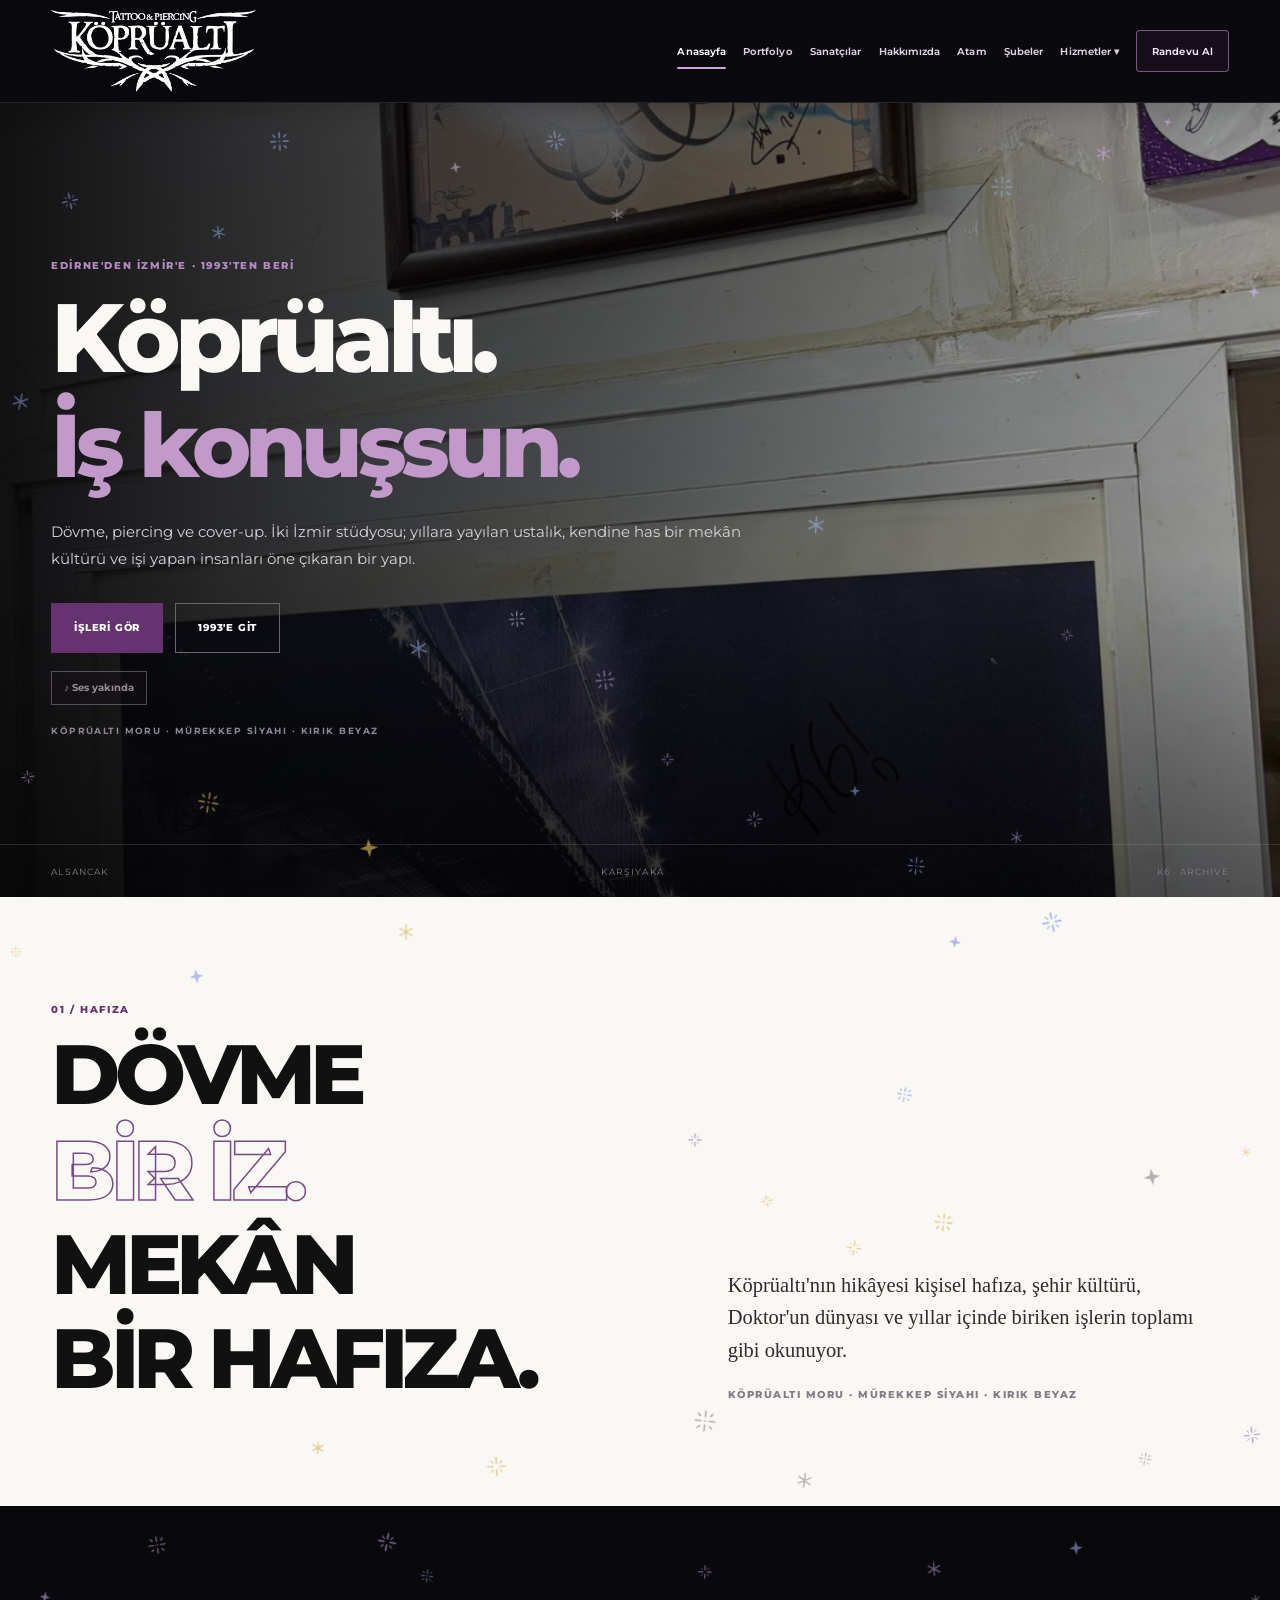
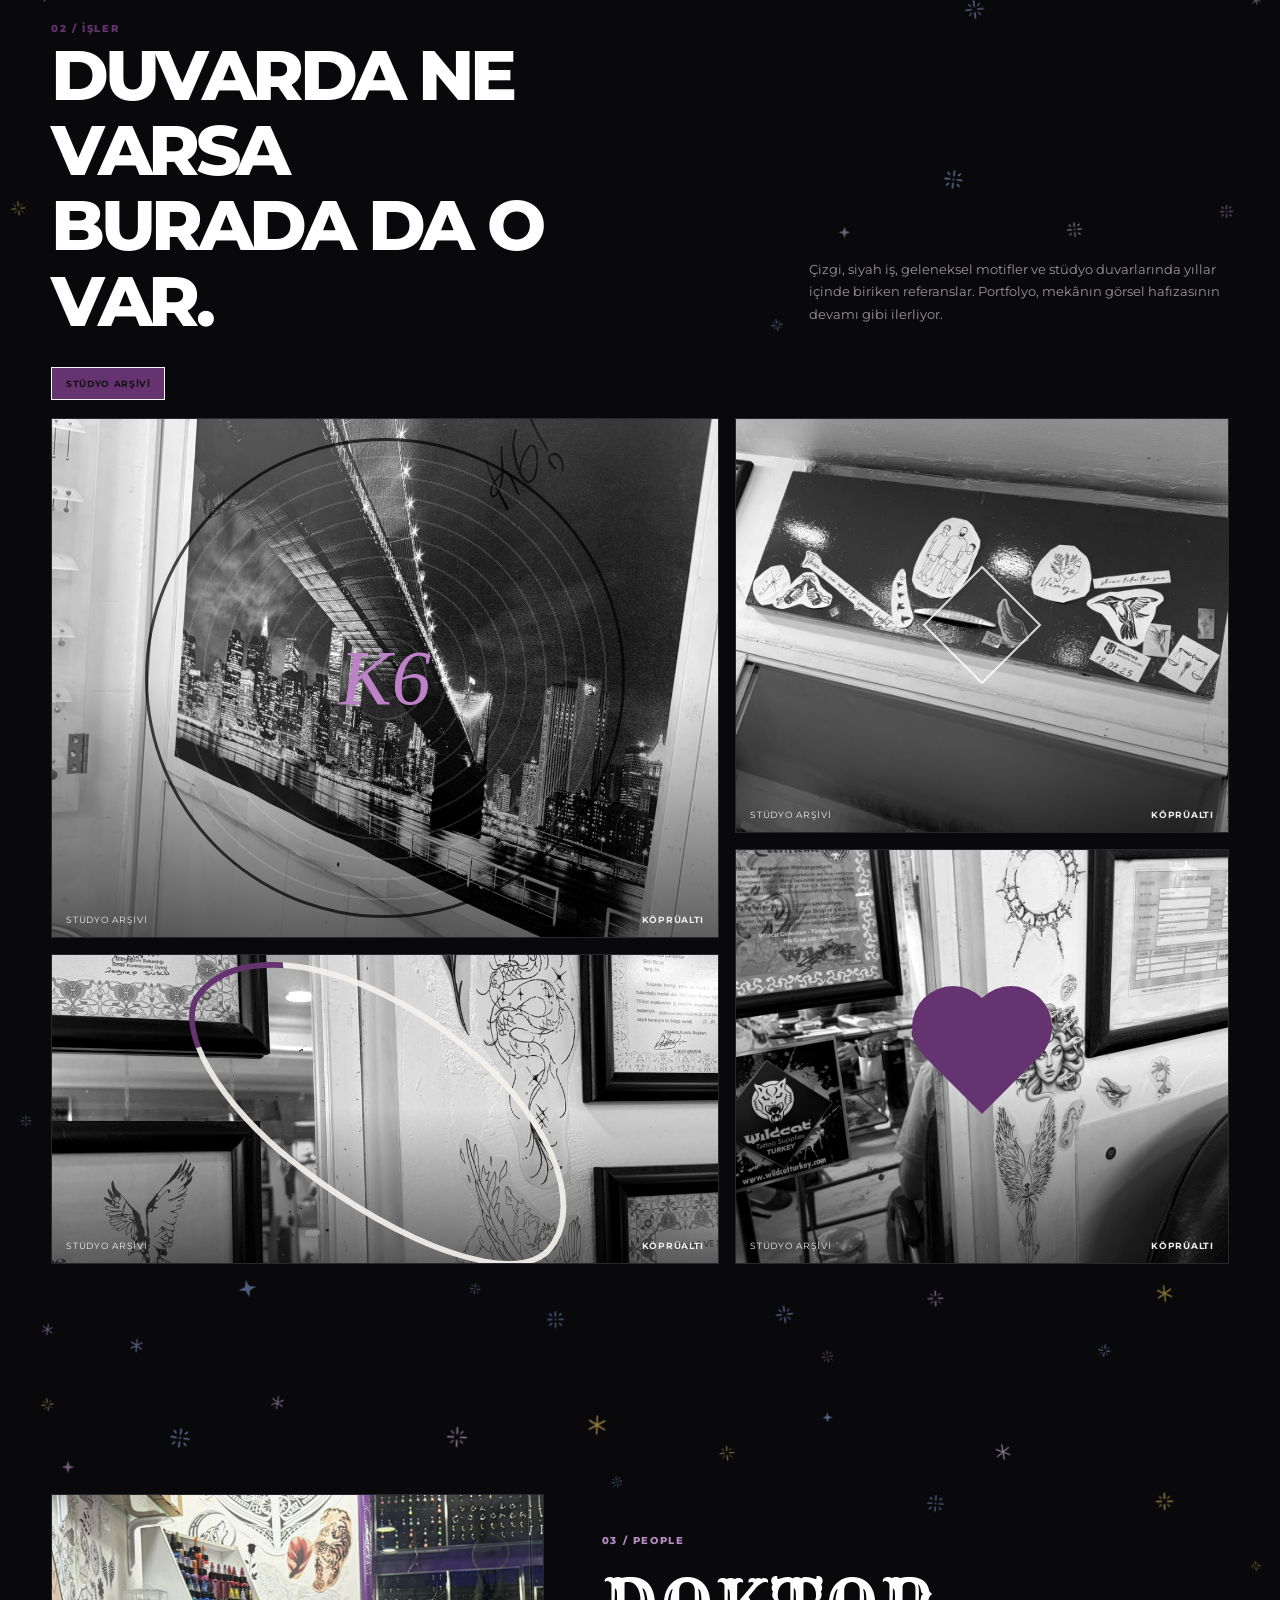
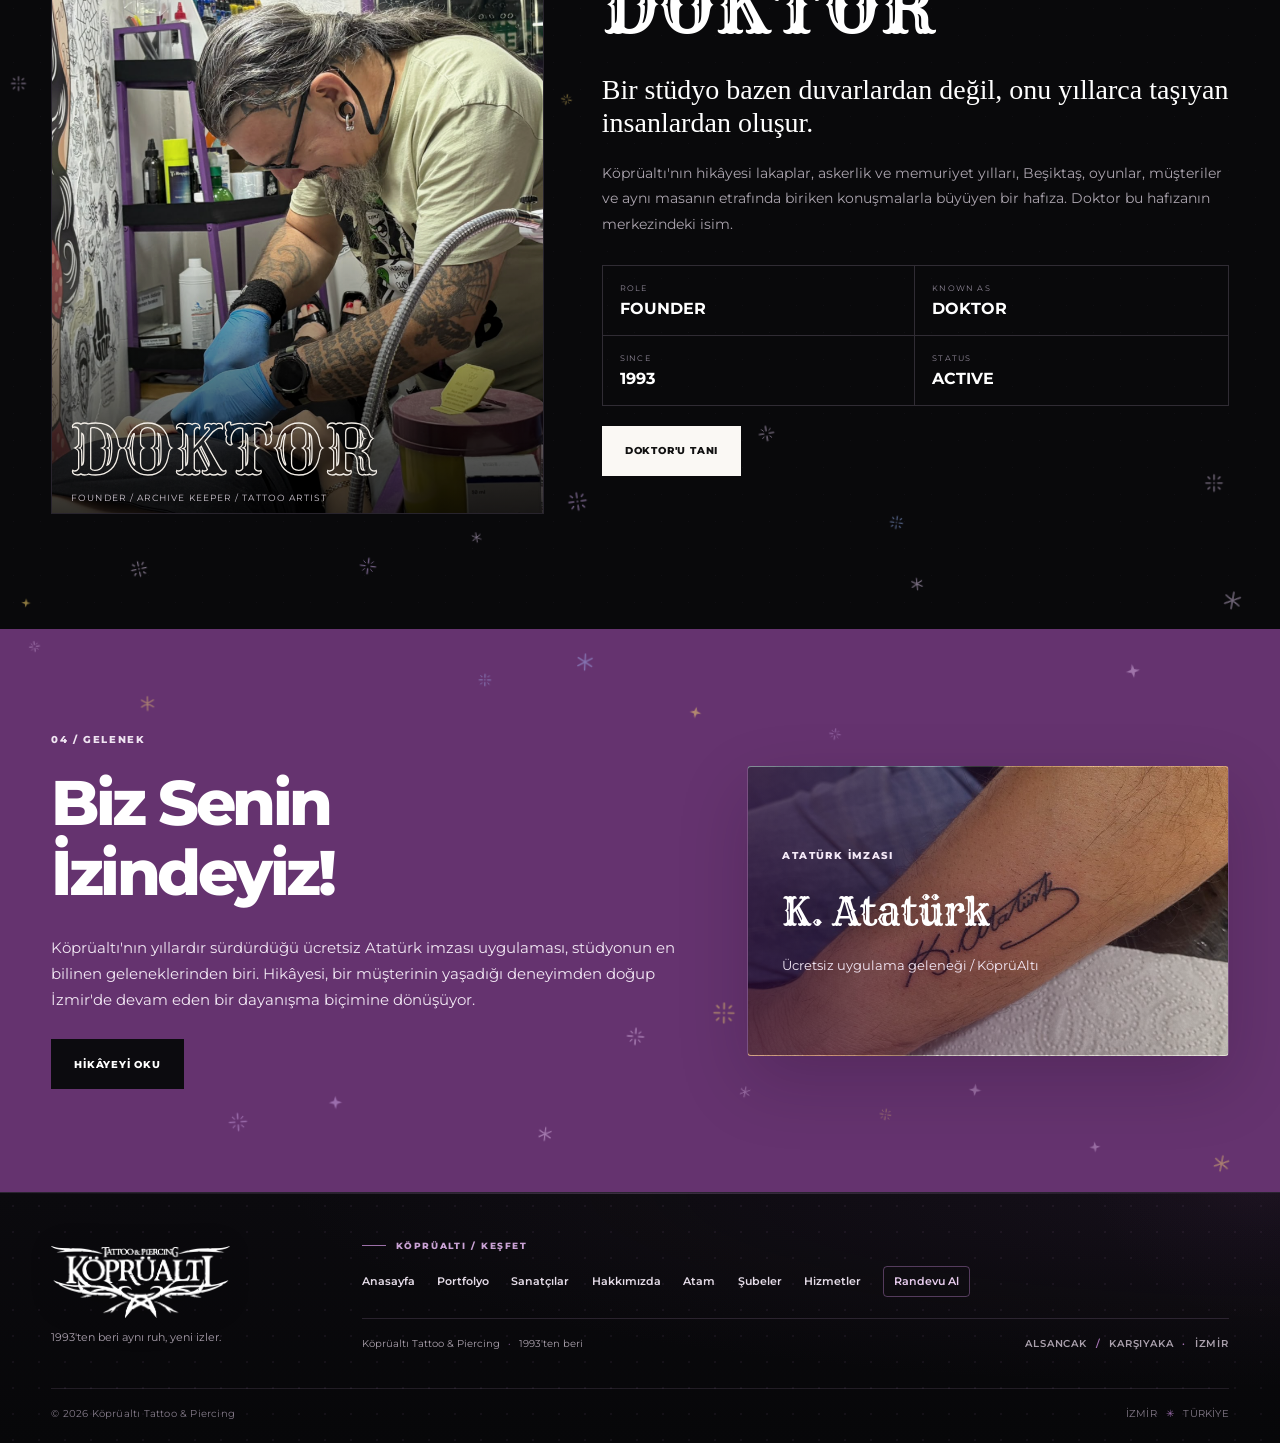
<file: index.html>
<!doctype html><html lang="tr"><head><meta charset="utf-8"><meta name="viewport" content="width=device-width,initial-scale=1"><meta name="theme-color" content="#09090b"><title>Anasayfa — Köprüaltı Tattoo & Piercing</title><link rel="preconnect" href="https://fonts.googleapis.com"><link rel="preconnect" href="https://fonts.gstatic.com" crossorigin><link href="https://fonts.googleapis.com/css2?family=Montserrat:wght@400;500;600;700;800&family=Rye&display=swap" rel="stylesheet"><link rel="stylesheet" href="css/style.css"><link rel="stylesheet" href="css/polish-september.css"><link rel="stylesheet" href="css/design-v33.css"><link rel="stylesheet" href="css/footer-v37.css"><link rel="stylesheet" href="css/header-v38.css"><link rel="stylesheet" href="css/ambient-v40.css"><link rel="stylesheet" href="css/tipografi-v44.css"><link rel="stylesheet" href="css/fix-v45.css">
<link rel="stylesheet" href="css/doodles-v50.css?v=58-3"><link rel="stylesheet" href="css/portfolio-lightbox-v54.css"><link rel="stylesheet" href="css/tattoo-cursor-v55.css"><link rel="stylesheet" href="css/final-responsive-v56.css"><link rel="stylesheet" href="css/mobile-visuals-v58.css?v=58-3"></head><body class=""><div class="intro"><div class="logo-intro-wrap"><img src="assets/koprualti-original-logo.png" alt="KöprüAltı Tattoo & Piercing"></div></div><div class="top"></div><header class="header header-v38"><div class="container head"><a class="brand" href="index.html" aria-label="KöprüAltı ana sayfa"><span class="brand-logo-crop"><img src="assets/koprualti-original-logo.png" alt="KöprüAltı Tattoo & Piercing"></span></a><button class="mobile" type="button" aria-expanded="false" aria-controls="site-main-nav">MENÜ</button><nav class="nav" id="site-main-nav" aria-label="Ana menü"><a class="active" href="index.html">Anasayfa</a><a class="" href="portfolio.html">Portfolyo</a><a class="" href="artists.html">Sanatçılar</a><a class="" href="about.html">Hakkımızda</a><a class="" href="ataturk.html">Atam</a><a class="" href="studios.html">Şubeler</a><div class="dd"><button type="button" aria-expanded="false" aria-haspopup="true">Hizmetler ▾</button><div class="ddmenu"><a href="services.html">Tüm Hizmetler</a><a href="services.html#tattoo">Tattoo</a><a href="services.html#piercing">Piercing</a><a href="services.html#coverup">Cover-Up</a></div></div><a class="cta-link " href="appointment.html">Randevu Al</a></nav></div></header><main>
<section class="hero" data-tattoo-zone><canvas class="tattoo-trail" aria-hidden="true"></canvas><span class="tattoo-crosshair" aria-hidden="true"></span><div class="container hero-in"><div class="kick">EDİRNE'DEN İZMİR'E · 1993'TEN BERİ</div><h1><span class="hero-brand">Köprüaltı.</span><span class="hero-statement">İş konuşsun.</span></h1><p>Dövme, piercing ve cover-up. İki İzmir stüdyosu; yıllara yayılan ustalık, kendine has bir mekân kültürü ve işi yapan insanları öne çıkaran bir yapı.</p><div class="actions"><a class="btn purple" href="portfolio.html">İşleri Gör</a><a class="btn outline" href="about.html">1993'e Git</a></div><div class="hero-sound"><button type="button" data-tattoo-sound-toggle aria-pressed="false" disabled aria-label="Dövme makinesi sesi henüz eklenmedi" title="Ses dosyası eklenince kullanılabilir">♪ Ses yakında</button><audio data-tattoo-sound preload="none" loop></audio></div><div class="hero-note">Köprüaltı moru · mürekkep siyahı · kırık beyaz</div></div><div class="hero-meta"><div class="container"><span>ALSANCAK</span><span>KARŞIYAKA</span><span>K6 · ARCHIVE</span></div></div></section>

<section class="motif-band" aria-label="Köprüaltı stüdyo çizimleri"><div class="container motif-band-inner"><p class="motif-band-label">STÜDYO<br>ÇİZGİLERİ</p><div class="motif-band-art" aria-hidden="true"><img src="assets/doodles/botanical-rose-chalk.webp" alt="" loading="lazy" decoding="async"><img src="assets/doodles/fauna-swallow-chalk.webp" alt="" loading="lazy" decoding="async"><img src="assets/doodles/symbols-dagger-heart-chalk.webp" alt="" loading="lazy" decoding="async"></div></div></section>
<section class="manifest"><div class="container manifest-grid"><div class="reveal"><div class="eyebrow">01 / HAFIZA</div><h2><span class="manifest-line">DÖVME</span><span class="manifest-line manifest-line--outline"><span class="outline-word">BİR İZ.</span></span><span class="manifest-line">MEKÂN</span><span class="manifest-line manifest-line--last">BİR HAFIZA.</span></h2></div><div class="reveal d1"><div class="manifest-copy">Köprüaltı'nın hikâyesi kişisel hafıza, şehir kültürü, Doktor'un dünyası ve yıllar içinde biriken işlerin toplamı gibi okunuyor.</div><div class="manifest-note">KÖPRÜALTI MORU · MÜREKKEP SİYAHI · KIRIK BEYAZ</div></div></div></section>
<section class="work-section"><div class="wrap"><div class="work-head reveal"><div><div class="eyebrow">02 / İŞLER</div><h2>DUVARDA NE<br>VARSA<br>BURADA DA O<br>VAR.</h2></div><p>Çizgi, siyah iş, geleneksel motifler ve stüdyo duvarlarında yıllar içinde biriken referanslar. Portfolyo, mekânın görsel hafızasının devamı gibi ilerliyor.</p></div><div class="filterbar reveal d1" aria-label="Stüdyo fotoğrafları"><span class="active">STÜDYO ARŞİVİ</span></div><div class="moodgrid"><div class="bigstack"><button type="button" class="work-card tall reveal" data-lightbox data-type="Stüdyo arşivi" data-artist-label="Sanatçı belirtilmemiş" data-description="Uygulama türü ve sanatçısı doğrulanmamış stüdyo arşivi fotoğrafı."><img src="assets/work1.jpg" alt="Köprüaltı stüdyo arşivi fotoğrafı"><div class="card-graphic"><div class="rings"></div></div><div class="work-center">K6</div><div class="work-meta"><span>STÜDYO ARŞİVİ</span><strong>KÖPRÜALTI</strong></div></button><button type="button" class="work-card reveal d2" data-lightbox data-type="Stüdyo arşivi" data-artist-label="Sanatçı belirtilmemiş" data-description="Uygulama türü ve sanatçısı doğrulanmamış stüdyo arşivi fotoğrafı."><img src="assets/work4.jpg" alt="Köprüaltı stüdyo arşivi fotoğrafı"><div class="card-graphic"><div class="line-art"></div></div><div class="work-meta"><span>STÜDYO ARŞİVİ</span><strong>KÖPRÜALTI</strong></div></button></div><div class="smallstack"><button type="button" class="work-card reveal d1" data-lightbox data-type="Stüdyo arşivi" data-artist-label="Sanatçı belirtilmemiş" data-description="Uygulama türü ve sanatçısı doğrulanmamış stüdyo arşivi fotoğrafı."><img src="assets/work2.jpg" alt="Köprüaltı stüdyo arşivi fotoğrafı"><div class="card-graphic"><div class="diamond"></div></div><div class="work-meta"><span>STÜDYO ARŞİVİ</span><strong>KÖPRÜALTI</strong></div></button><button type="button" class="work-card reveal d3" data-lightbox data-type="Stüdyo arşivi" data-artist-label="Sanatçı belirtilmemiş" data-description="Uygulama türü ve sanatçısı doğrulanmamış stüdyo arşivi fotoğrafı."><img src="assets/work3.jpg" alt="Köprüaltı stüdyo arşivi fotoğrafı"><div class="card-graphic"><div class="heart"></div></div><div class="work-meta"><span>STÜDYO ARŞİVİ</span><strong>KÖPRÜALTI</strong></div></button></div></div></div></section>
<section class="doctor-section"><div class="wrap doctor-grid"><button class="doctor-card doctor-card-live reveal" type="button" data-lightbox data-full="assets/doctor-live.png" data-title="Doktor çalışırken" data-type="Stüdyo fotoğrafı" data-description="Doktor’un stüdyoda çalışırken çekilmiş fotoğrafı." aria-label="Doktor fotoğrafını büyüt"><img src="assets/doctor-live.png" alt="Doktor çalışırken çekilmiş stüdyo fotoğrafı" loading="lazy" decoding="async"><span class="doctor-name">DOKTOR</span><span class="doctor-caption">FOUNDER / ARCHIVE KEEPER / TATTOO ARTIST</span></button><div class="doctor-info reveal d1"><div class="eyebrow">03 / PEOPLE</div><h2>DOKTOR</h2><div class="doctor-lead">Bir stüdyo bazen duvarlardan değil, onu yıllarca taşıyan insanlardan oluşur.</div><div class="doctor-copy">Köprüaltı'nın hikâyesi lakaplar, askerlik ve memuriyet yılları, Beşiktaş, oyunlar, müşteriler ve aynı masanın etrafında biriken konuşmalarla büyüyen bir hafıza. Doktor bu hafızanın merkezindeki isim.</div><div class="doctor-stats"><div><small>ROLE</small><strong>FOUNDER</strong></div><div><small>KNOWN AS</small><strong>DOKTOR</strong></div><div><small>SINCE</small><strong>1993</strong></div><div><small>STATUS</small><strong>ACTIVE</strong></div></div><div class="doctor-home-action"><a class="btn light" href="artist-doktor.html">Doktor'u Tanı</a></div></div></div></section>
<section class="tribute"><div class="wrap tribute-grid"><div class="reveal"><div class="eyebrow" style="color:#f0e5f2">04 / GELENEK</div><h2><span>Biz Senin</span><span class="tribute-signature">İzindeyiz!</span></h2><p>Köprüaltı'nın yıllardır sürdürdüğü ücretsiz Atatürk imzası uygulaması, stüdyonun en bilinen geleneklerinden biri. Hikâyesi, bir müşterinin yaşadığı deneyimden doğup İzmir'de devam eden bir dayanışma biçimine dönüşüyor.</p><div style="margin-top:26px"><a class="btn dark" href="ataturk.html">Hikâyeyi Oku</a></div></div><div class="tribute-sign tribute-sign--arm reveal d1"><small>ATATÜRK İMZASI</small><strong>K. Atatürk</strong><span>Ücretsiz uygulama geleneği / KöprüAltı</span></div></div></section>


</main><footer class="footer footer-classic footer-v37" aria-label="Site alt bilgisi">
  <div class="container footer-v37-top">
    <div class="footer-v37-identity">
      <img src="assets/koprualti-original-logo.png" alt="Köprüaltı Tattoo &amp; Piercing" class="footer-v37-logo" loading="lazy">
      <p>1993'ten beri aynı ruh, yeni izler.</p>
    </div>
    <div class="footer-v37-panel">
      <div class="footer-v37-kicker"><span class="footer-v37-dash"></span> KÖPRÜALTI / KEŞFET</div>
      <nav class="footer-v37-nav" aria-label="Footer menüsü">
          <a href="index.html">Anasayfa</a>
          <a href="portfolio.html">Portfolyo</a>
          <a href="artists.html">Sanatçılar</a>
          <a href="about.html">Hakkımızda</a>
          <a href="ataturk.html">Atam</a>
          <a href="studios.html">Şubeler</a>
          <a href="services.html">Hizmetler</a>
          <a href="appointment.html" class="footer-v37-appointment">Randevu Al</a>
      </nav>
      <div class="footer-v37-details">
        <span>Köprüaltı Tattoo &amp; Piercing <em>·</em> 1993'ten beri</span>
        <span>ALSANCAK <em>/</em> KARŞIYAKA <em>·</em> İZMİR</span>
      </div>
    </div>
  </div>
  <div class="container footer-v37-bottom">
    <span>© 2026 Köprüaltı Tattoo &amp; Piercing</span>
    <span>İZMİR <i aria-hidden="true">✳</i> TÜRKİYE</span>
  </div>
</footer><script src="js/app.js"></script>

<script defer src="js/lightbox-v54.js"></script>
<script defer src="js/tattoo-cursor-v55.js"></script>
<script defer src="js/doodles-v50.js?v=58-3"></script></body></html>
</file>
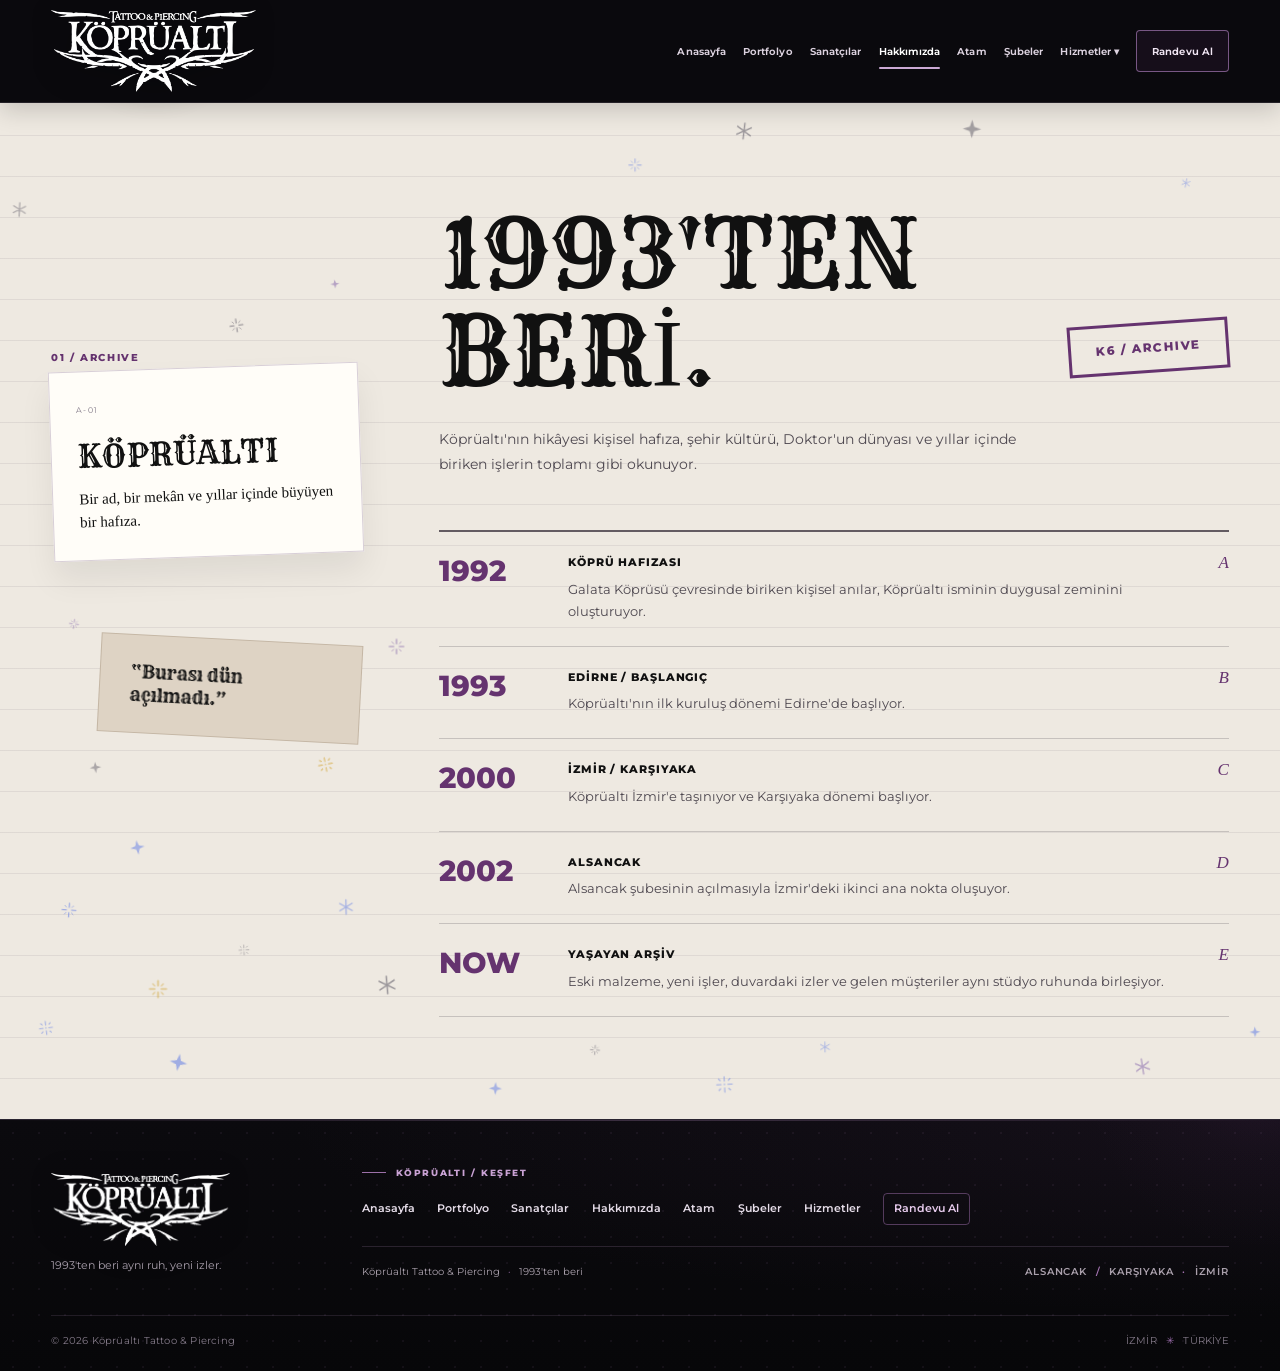
<file: about.html>
<!doctype html><html lang="tr"><head><meta charset="utf-8"><meta name="viewport" content="width=device-width,initial-scale=1"><meta name="theme-color" content="#09090b"><title>Hakkımızda — Köprüaltı Tattoo & Piercing</title><link rel="preconnect" href="https://fonts.googleapis.com"><link rel="preconnect" href="https://fonts.gstatic.com" crossorigin><link href="https://fonts.googleapis.com/css2?family=Montserrat:wght@400;500;600;700;800&family=Rye&display=swap" rel="stylesheet"><link rel="stylesheet" href="css/style.css"><link rel="stylesheet" href="css/polish-september.css"><link rel="stylesheet" href="css/design-v33.css"><link rel="stylesheet" href="css/footer-v37.css"><link rel="stylesheet" href="css/header-v38.css"><link rel="stylesheet" href="css/ambient-v40.css"><link rel="stylesheet" href="css/tipografi-v44.css"><link rel="stylesheet" href="css/fix-v45.css">
<link rel="stylesheet" href="css/doodles-v50.css?v=58-3"><link rel="stylesheet" href="css/basliklar-rye-v53.css"><link rel="stylesheet" href="css/portfolio-lightbox-v54.css"><link rel="stylesheet" href="css/final-responsive-v56.css"></head><body class="about-page"><div class="top"></div><header class="header header-v38"><div class="container head"><a class="brand" href="index.html" aria-label="KöprüAltı ana sayfa"><span class="brand-logo-crop"><img src="assets/koprualti-original-logo.png" alt="KöprüAltı Tattoo & Piercing"></span></a><button class="mobile" type="button" aria-expanded="false" aria-controls="site-main-nav">MENÜ</button><nav class="nav" id="site-main-nav" aria-label="Ana menü"><a class="" href="index.html">Anasayfa</a><a class="" href="portfolio.html">Portfolyo</a><a class="" href="artists.html">Sanatçılar</a><a class="active" href="about.html">Hakkımızda</a><a class="" href="ataturk.html">Atam</a><a class="" href="studios.html">Şubeler</a><div class="dd"><button type="button" aria-expanded="false" aria-haspopup="true">Hizmetler ▾</button><div class="ddmenu"><a href="services.html">Tüm Hizmetler</a><a href="services.html#tattoo">Tattoo</a><a href="services.html#piercing">Piercing</a><a href="services.html#coverup">Cover-Up</a></div></div><a class="cta-link " href="appointment.html">Randevu Al</a></nav></div></header><main><section class="archive"><div class="container archive-grid"><aside class="archive-side reveal"><div class="eyebrow">01 / ARCHIVE</div><div class="archive-card"><small>A-01</small><strong>KÖPRÜALTI</strong><p>Bir ad, bir mekân ve yıllar içinde büyüyen bir hafıza.</p></div><div class="archive-quote">“Burası dün açılmadı.”</div></aside><div class="reveal d1"><div class="archive-head"><div><h2 class="archive-title">1993'TEN<br>BERİ.</h2><p class="archive-intro">Köprüaltı'nın hikâyesi kişisel hafıza, şehir kültürü, Doktor'un dünyası ve yıllar içinde biriken işlerin toplamı gibi okunuyor.</p></div><div class="archive-stamp">K6 / ARCHIVE</div></div><div class="timeline"><article class="timeline-row"><div class="year">1992</div><div><h3>Köprü hafızası</h3><p>Galata Köprüsü çevresinde biriken kişisel anılar, Köprüaltı isminin duygusal zeminini oluşturuyor.</p></div><em>A</em></article><article class="timeline-row"><div class="year">1993</div><div><h3>Edirne / Başlangıç</h3><p>Köprüaltı'nın ilk kuruluş dönemi Edirne'de başlıyor.</p></div><em>B</em></article><article class="timeline-row"><div class="year">2000</div><div><h3>İzmir / Karşıyaka</h3><p>Köprüaltı İzmir'e taşınıyor ve Karşıyaka dönemi başlıyor.</p></div><em>C</em></article><article class="timeline-row"><div class="year">2002</div><div><h3>Alsancak</h3><p>Alsancak şubesinin açılmasıyla İzmir'deki ikinci ana nokta oluşuyor.</p></div><em>D</em></article><article class="timeline-row"><div class="year">NOW</div><div><h3>Yaşayan arşiv</h3><p>Eski malzeme, yeni işler, duvardaki izler ve gelen müşteriler aynı stüdyo ruhunda birleşiyor.</p></div><em>E</em></article></div></div></div></section></main><footer class="footer footer-classic footer-v37" aria-label="Site alt bilgisi">
  <div class="container footer-v37-top">
    <div class="footer-v37-identity">
      <img src="assets/koprualti-original-logo.png" alt="Köprüaltı Tattoo &amp; Piercing" class="footer-v37-logo" loading="lazy">
      <p>1993'ten beri aynı ruh, yeni izler.</p>
    </div>
    <div class="footer-v37-panel">
      <div class="footer-v37-kicker"><span class="footer-v37-dash"></span> KÖPRÜALTI / KEŞFET</div>
      <nav class="footer-v37-nav" aria-label="Footer menüsü">
          <a href="index.html">Anasayfa</a>
          <a href="portfolio.html">Portfolyo</a>
          <a href="artists.html">Sanatçılar</a>
          <a href="about.html">Hakkımızda</a>
          <a href="ataturk.html">Atam</a>
          <a href="studios.html">Şubeler</a>
          <a href="services.html">Hizmetler</a>
          <a href="appointment.html" class="footer-v37-appointment">Randevu Al</a>
      </nav>
      <div class="footer-v37-details">
        <span>Köprüaltı Tattoo &amp; Piercing <em>·</em> 1993'ten beri</span>
        <span>ALSANCAK <em>/</em> KARŞIYAKA <em>·</em> İZMİR</span>
      </div>
    </div>
  </div>
  <div class="container footer-v37-bottom">
    <span>© 2026 Köprüaltı Tattoo &amp; Piercing</span>
    <span>İZMİR <i aria-hidden="true">✳</i> TÜRKİYE</span>
  </div>
</footer><script src="js/app.js"></script>


<script defer src="js/doodles-v50.js?v=58-3"></script></body></html>
</file>
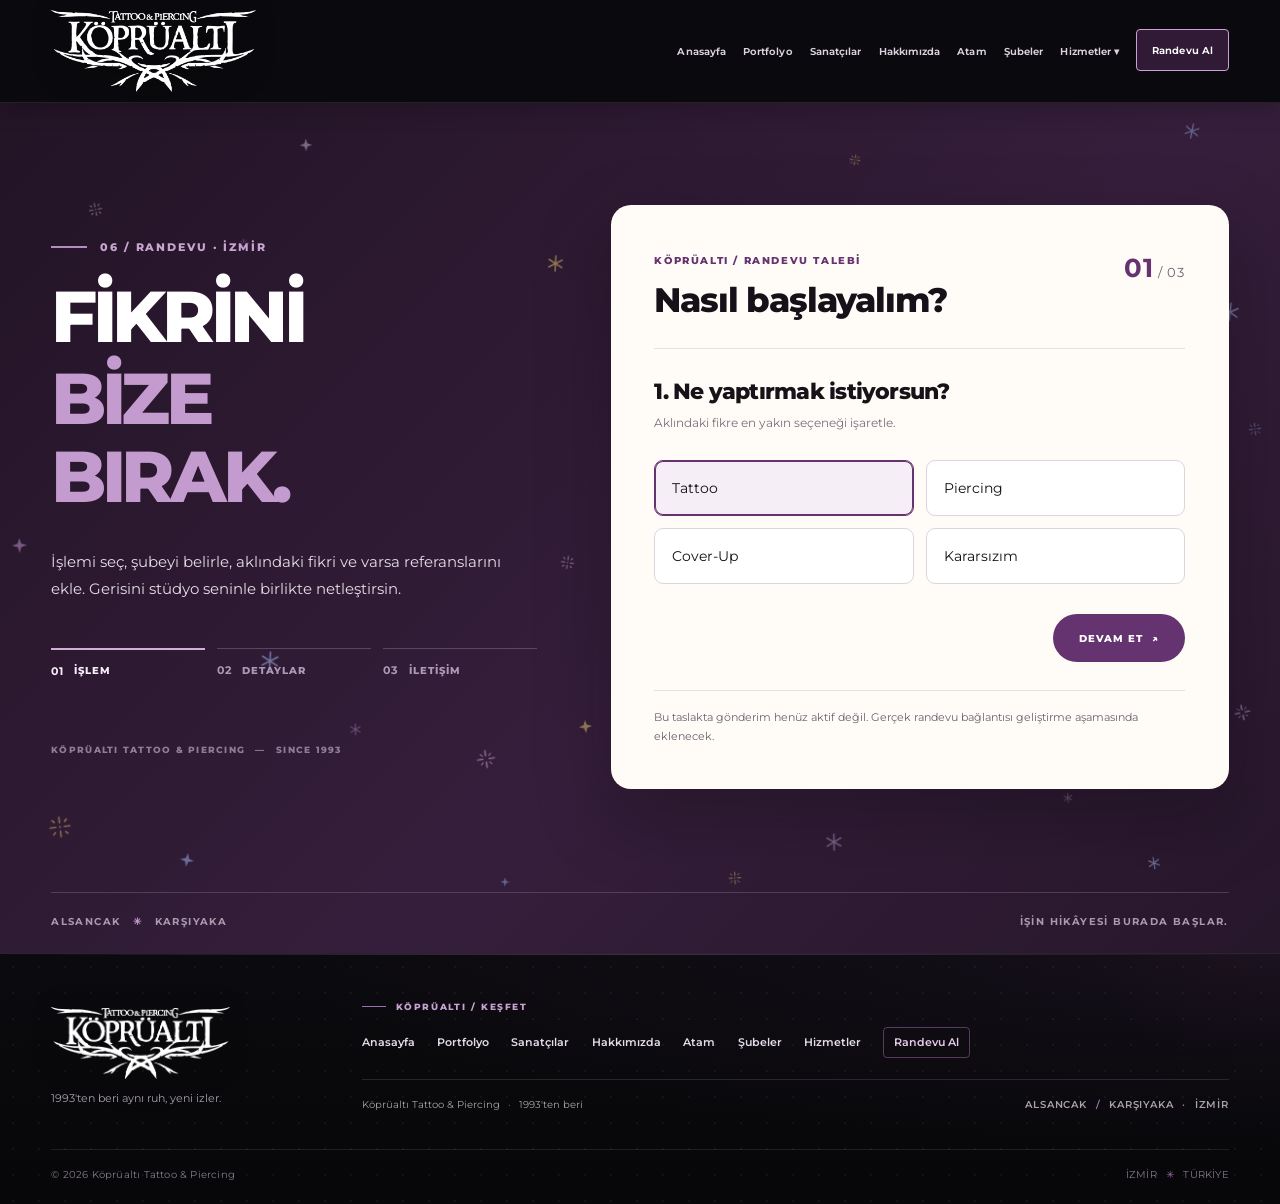
<file: appointment.html>
<!doctype html>
<html lang="tr">
<head>
  <meta charset="utf-8">
  <meta name="viewport" content="width=device-width,initial-scale=1">
  <meta name="theme-color" content="#09090b">
  <title>Randevu — Köprüaltı Tattoo & Piercing</title>
  <link rel="preconnect" href="https://fonts.googleapis.com">
  <link rel="preconnect" href="https://fonts.gstatic.com" crossorigin>
  <link href="https://fonts.googleapis.com/css2?family=Montserrat:wght@400;500;600;700;800&family=Rye&display=swap" rel="stylesheet">
  <link rel="stylesheet" href="css/style.css"><link rel="stylesheet" href="css/polish-september.css"><link rel="stylesheet" href="css/design-v33.css"><link rel="stylesheet" href="css/footer-v37.css"><link rel="stylesheet" href="css/header-v38.css"><link rel="stylesheet" href="css/ambient-v40.css"><link rel="stylesheet" href="css/tipografi-v44.css"><link rel="stylesheet" href="css/fix-v45.css">

<link rel="stylesheet" href="css/doodles-v50.css?v=58-3"><link rel="stylesheet" href="css/portfolio-lightbox-v54.css"><link rel="stylesheet" href="css/final-responsive-v56.css"></head>
<body>
  <div class="top"></div>
  <header class="header header-v38">
    <div class="container head">
      <a class="brand" href="index.html" aria-label="KöprüAltı ana sayfa"><span class="brand-logo-crop"><img src="assets/koprualti-original-logo.png" alt="KöprüAltı Tattoo & Piercing"></span></a>
      <button class="mobile" type="button" aria-expanded="false" aria-controls="site-main-nav">MENÜ</button>
      <nav class="nav" id="site-main-nav" aria-label="Ana menü">
        <a href="index.html">Anasayfa</a>
        <a href="portfolio.html">Portfolyo</a>
        <a href="artists.html">Sanatçılar</a>
        <a href="about.html">Hakkımızda</a>
        <a href="ataturk.html">Atam</a>
        <a href="studios.html">Şubeler</a>
        <div class="dd">
          <button type="button" aria-expanded="false" aria-haspopup="true">Hizmetler ▾</button>
          <div class="ddmenu">
            <a href="services.html">Tüm Hizmetler</a>
            <a href="services.html#tattoo">Tattoo</a>
            <a href="services.html#piercing">Piercing</a>
            <a href="services.html#coverup">Cover-Up</a>
          </div>
        </div>
        <a class="cta-link active" href="appointment.html">Randevu Al</a>
      </nav>
    </div>
  </header>

  <main class="appointment-page appointment-page-v33">
    <section class="booking-stage" aria-labelledby="booking-title">
      <div class="container booking-layout">
        <aside class="booking-intro reveal">
          <div class="booking-kicker"><span class="booking-line" aria-hidden="true"></span>06 / RANDEVU · İZMİR</div>
          <h1 id="booking-title"><span class="booking-main">FİKRİNİ</span><span class="booking-mid">BİZE</span><span class="booking-sign">BIRAK.</span></h1>
          <p>İşlemi seç, şubeyi belirle, aklındaki fikri ve varsa referanslarını ekle. Gerisini stüdyo seninle birlikte netleştirsin.</p>
          <div class="steps booking-journey" aria-label="Randevu adımları">
            <i class="active"><b>01</b><span>İŞLEM</span></i>
            <i><b>02</b><span>DETAYLAR</span></i>
            <i><b>03</b><span>İLETİŞİM</span></i>
          </div>
          <div class="booking-signature">KÖPRÜALTI TATTOO &amp; PIERCING <span>—</span> SINCE 1993</div>
        </aside>
        <div class="booking-form-card reveal d1">
          <div class="booking-form-header"><div><span class="booking-form-label">KÖPRÜALTI / RANDEVU TALEBİ</span><h2>Nasıl başlayalım?</h2></div><span class="booking-count"><b data-step-current>01</b><span> / 03</span></span></div>
          <div class="booking-rule" aria-hidden="true"></div>
          <form class="form" onsubmit="return false">
            <div class="appointment-service-note" role="status"></div>
            <div class="formpage active">
              <h3>1. Ne yaptırmak istiyorsun?</h3>
              <p class="booking-field-hint">Aklındaki fikre en yakın seçeneği işaretle.</p>
              <div class="choices">
                <button type="button" class="choice active" data-value="tattoo">Tattoo</button>
                <button type="button" class="choice" data-value="piercing">Piercing</button>
                <button type="button" class="choice" data-value="coverup">Cover-Up</button>
                <button type="button" class="choice" data-value="kararsızım">Kararsızım</button>
              </div>
              <div class="formactions"><span></span><button type="button" data-next class="btn purple">Devam et <span aria-hidden="true">↗</span></button></div>
            </div>
            <div class="formpage">
              <h3>2. Şube ve fikir</h3>
              <p class="booking-field-hint">Çalışmanın detaylarını burada konuşmaya başlayalım.</p>
              <div class="field"><label for="booking-branch">ŞUBE</label><select id="booking-branch" name="branch"><option value="Alsancak">Alsancak</option><option value="Karşıyaka">Karşıyaka</option></select></div>
              <div class="field"><label for="booking-idea">KISACA ANLAT</label><textarea id="booking-idea" placeholder="Aklındaki fikri anlat..."></textarea></div>
              <div class="field"><label for="booking-reference">REFERANS GÖRSELİ</label><input id="booking-reference" type="file" accept="image/*"></div>
              <div class="formactions"><button type="button" data-prev class="btn dark">← Geri</button><button type="button" data-next class="btn purple">Devam et ↗</button></div>
            </div>
            <div class="formpage">
              <h3>3. Sana nasıl ulaşalım?</h3>
              <p class="booking-field-hint">Detayları konuşmak için iletişim bilgilerini bırak.</p>
              <div class="field"><label for="booking-name">AD SOYAD</label><input id="booking-name" type="text" autocomplete="name"></div>
              <div class="field"><label for="booking-phone">TELEFON</label><input id="booking-phone" type="tel" autocomplete="tel"></div>
              <div class="field"><label for="booking-email">E-POSTA</label><input id="booking-email" type="email" autocomplete="email"></div>
              <div class="formactions"><button type="button" data-prev class="btn dark">← Geri</button><button type="submit" class="btn purple">Talebi gönder ↗</button></div>
            </div>
            <p class="appointment-form-note">Bu taslakta gönderim henüz aktif değil. Gerçek randevu bağlantısı geliştirme aşamasında eklenecek.</p>
          </form>
        </div>
      </div>
      <div class="container booking-bottom" aria-label="Stüdyo bilgisi"><span>ALSANCAK <i>✳</i> KARŞIYAKA</span><span>İŞİN HİKÂYESİ BURADA BAŞLAR.</span></div>
    </section>
  </main>

  <footer class="footer footer-classic footer-v37" aria-label="Site alt bilgisi">
  <div class="container footer-v37-top">
    <div class="footer-v37-identity">
      <img src="assets/koprualti-original-logo.png" alt="Köprüaltı Tattoo &amp; Piercing" class="footer-v37-logo" loading="lazy">
      <p>1993'ten beri aynı ruh, yeni izler.</p>
    </div>
    <div class="footer-v37-panel">
      <div class="footer-v37-kicker"><span class="footer-v37-dash"></span> KÖPRÜALTI / KEŞFET</div>
      <nav class="footer-v37-nav" aria-label="Footer menüsü">
          <a href="index.html">Anasayfa</a>
          <a href="portfolio.html">Portfolyo</a>
          <a href="artists.html">Sanatçılar</a>
          <a href="about.html">Hakkımızda</a>
          <a href="ataturk.html">Atam</a>
          <a href="studios.html">Şubeler</a>
          <a href="services.html">Hizmetler</a>
          <a href="appointment.html" class="footer-v37-appointment">Randevu Al</a>
      </nav>
      <div class="footer-v37-details">
        <span>Köprüaltı Tattoo &amp; Piercing <em>·</em> 1993'ten beri</span>
        <span>ALSANCAK <em>/</em> KARŞIYAKA <em>·</em> İZMİR</span>
      </div>
    </div>
  </div>
  <div class="container footer-v37-bottom">
    <span>© 2026 Köprüaltı Tattoo &amp; Piercing</span>
    <span>İZMİR <i aria-hidden="true">✳</i> TÜRKİYE</span>
  </div>
</footer>
  <script src="js/app.js"></script>



<script defer src="js/doodles-v50.js?v=58-3"></script></body></html>
</file>
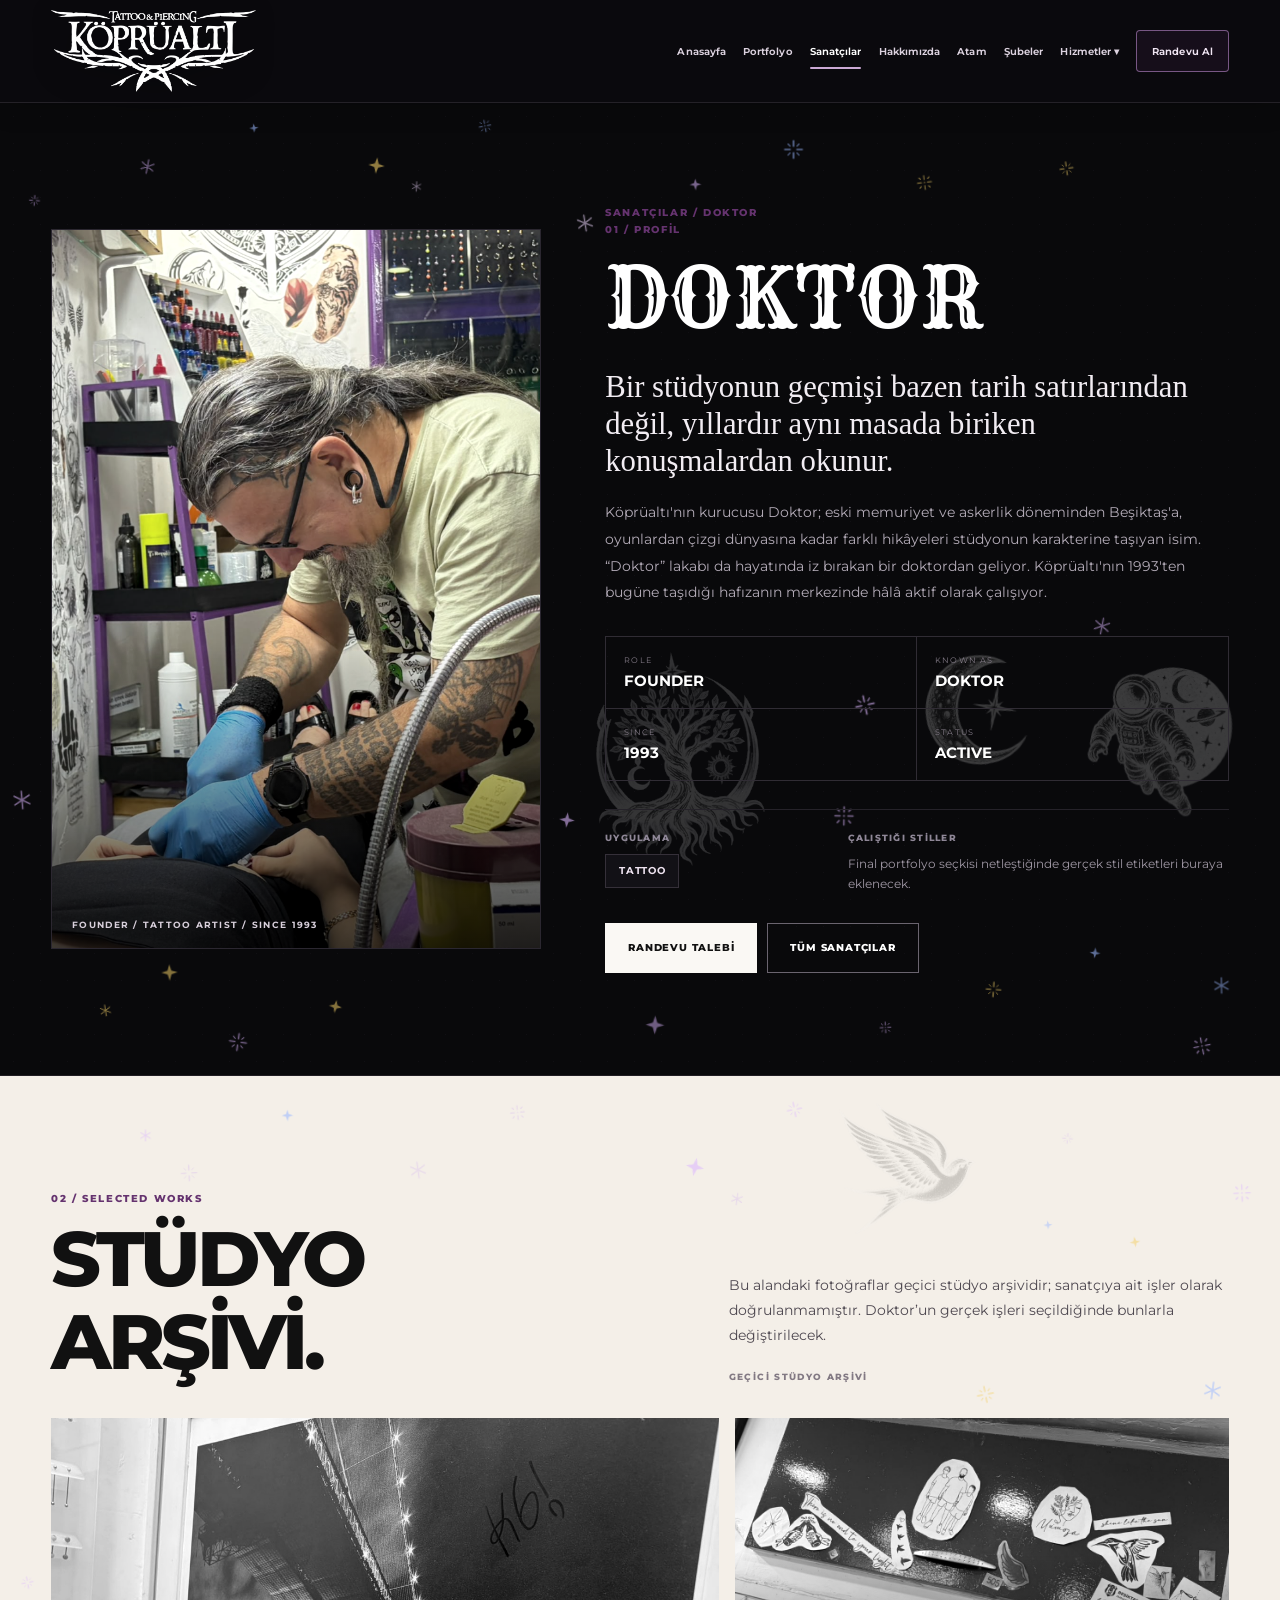
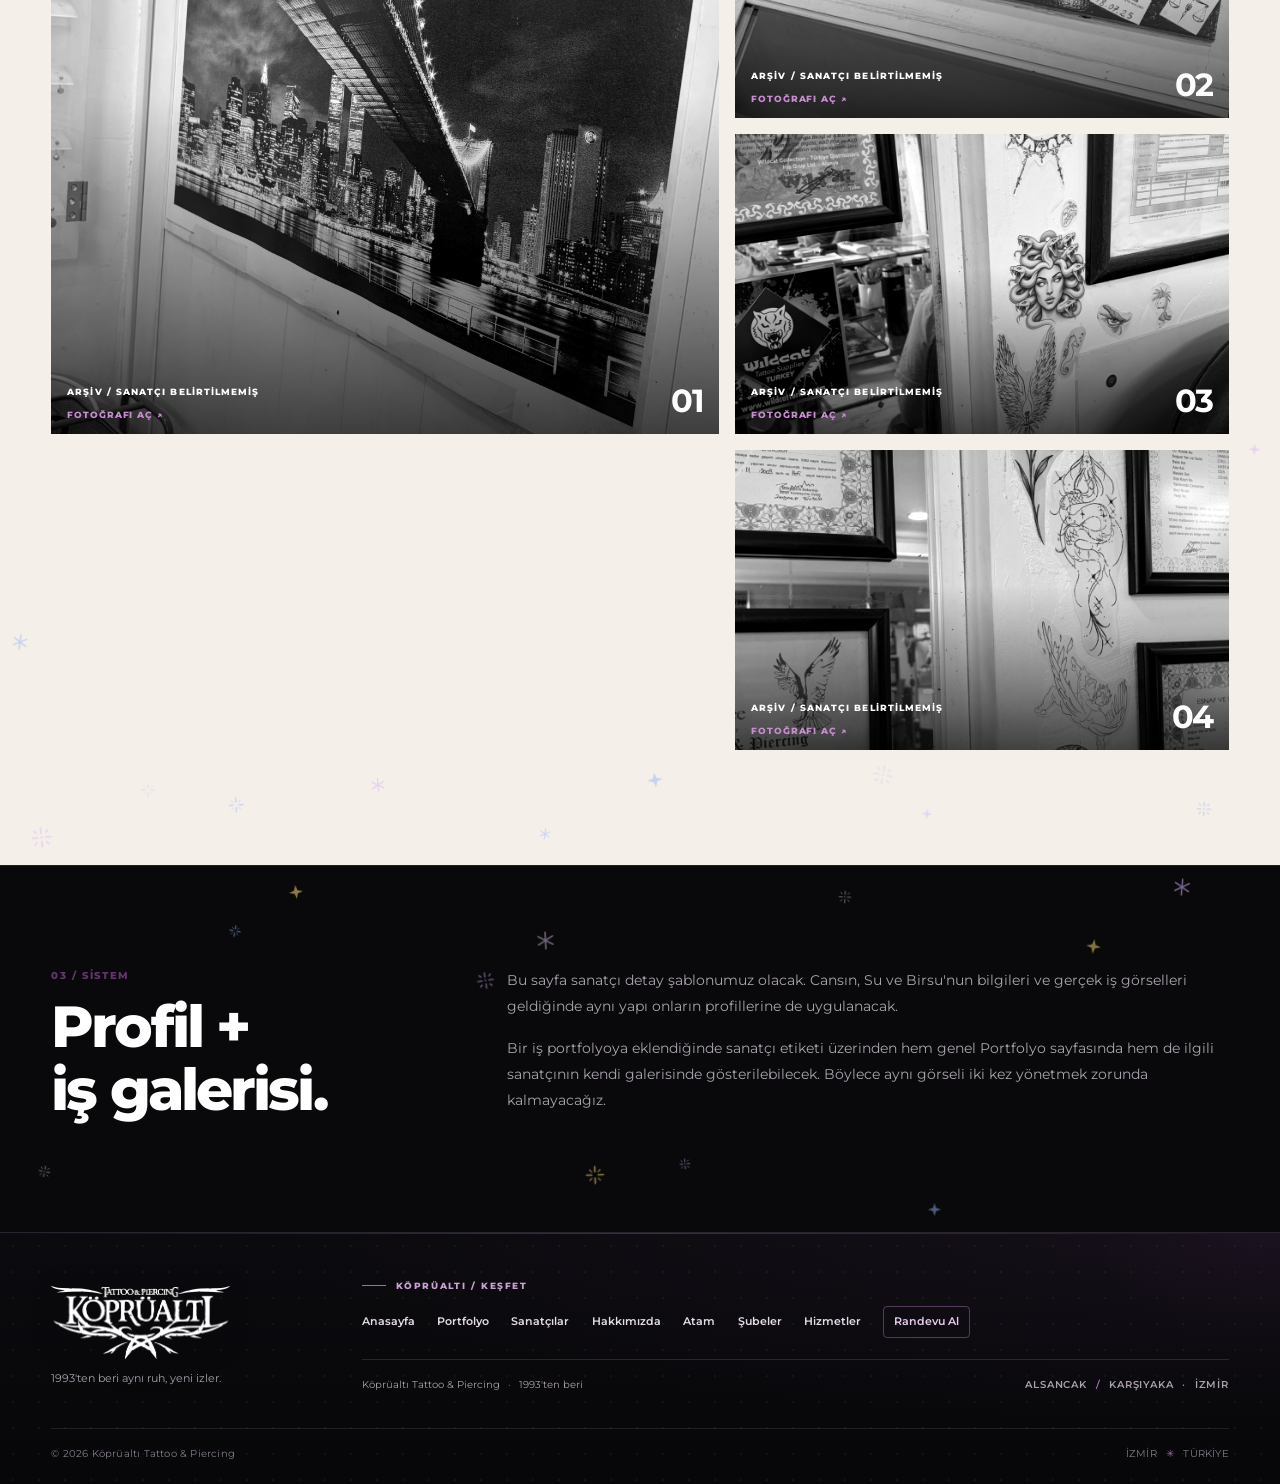
<file: artist-doktor.html>
<!doctype html>
<html lang="tr">
<head>
  <meta charset="utf-8">
  <meta name="viewport" content="width=device-width,initial-scale=1">
  <meta name="theme-color" content="#09090b">
  <title>Doktor — Köprüaltı Tattoo & Piercing</title>
  <link rel="preconnect" href="https://fonts.googleapis.com">
  <link rel="preconnect" href="https://fonts.gstatic.com" crossorigin>
  <link href="https://fonts.googleapis.com/css2?family=Montserrat:wght@400;500;600;700;800&family=Rye&display=swap" rel="stylesheet">
  <link rel="stylesheet" href="css/style.css"><link rel="stylesheet" href="css/polish-september.css"><link rel="stylesheet" href="css/design-v33.css"><link rel="stylesheet" href="css/footer-v37.css"><link rel="stylesheet" href="css/header-v38.css"><link rel="stylesheet" href="css/ambient-v40.css"><link rel="stylesheet" href="css/tipografi-v44.css"><link rel="stylesheet" href="css/fix-v45.css">

<link rel="stylesheet" href="css/doodles-v50.css?v=58-3"><link rel="stylesheet" href="css/portfolio-lightbox-v54.css"><link rel="stylesheet" href="css/final-responsive-v56.css"></head>
<body class="artist-detail-page">
  <div class="top"></div>
  <header class="header header-v38">
    <div class="container head">
      <a class="brand" href="index.html" aria-label="KöprüAltı ana sayfa"><span class="brand-logo-crop"><img src="assets/koprualti-original-logo.png" alt="KöprüAltı Tattoo & Piercing"></span></a>
      <button class="mobile" type="button" aria-expanded="false" aria-controls="site-main-nav">MENÜ</button>
      <nav class="nav" id="site-main-nav" aria-label="Ana menü">
        <a href="index.html">Anasayfa</a>
        <a href="portfolio.html">Portfolyo</a>
        <a class="active" href="artists.html">Sanatçılar</a>
        <a href="about.html">Hakkımızda</a>
        <a href="ataturk.html">Atam</a>
        <a href="studios.html">Şubeler</a>
        <div class="dd">
          <button type="button" aria-expanded="false" aria-haspopup="true">Hizmetler ▾</button>
          <div class="ddmenu">
            <a href="services.html">Tüm Hizmetler</a>
            <a href="services.html#tattoo">Tattoo</a>
            <a href="services.html#piercing">Piercing</a>
            <a href="services.html#coverup">Cover-Up</a>
          </div>
        </div>
        <a class="cta-link" href="appointment.html">Randevu Al</a>
      </nav>
    </div>
  </header>

  <main>
    <section class="artist-detail-hero">
      <div class="wrap artist-detail-hero-grid">
        <figure class="artist-detail-portrait reveal">
          <img src="assets/doctor-live.png" alt="Doktor çalışırken çekilmiş stüdyo fotoğrafı" data-lightbox-image role="button" tabindex="0" aria-label="Doktor çalışırken çekilmiş stüdyo fotoğrafı görselini büyüt">
          <figcaption>FOUNDER / TATTOO ARTIST / SINCE 1993</figcaption>
        </figure>
        <div class="artist-detail-copy reveal d1">
          <div class="crumb">SANATÇILAR / DOKTOR</div>
          <div class="eyebrow">01 / PROFİL</div>
          <h1>DOKTOR</h1>
          <p class="artist-detail-lead">Bir stüdyonun geçmişi bazen tarih satırlarından değil, yıllardır aynı masada biriken konuşmalardan okunur.</p>
          <p class="artist-detail-body">Köprüaltı'nın kurucusu Doktor; eski memuriyet ve askerlik döneminden Beşiktaş'a, oyunlardan çizgi dünyasına kadar farklı hikâyeleri stüdyonun karakterine taşıyan isim. “Doktor” lakabı da hayatında iz bırakan bir doktordan geliyor. Köprüaltı'nın 1993'ten bugüne taşıdığı hafızanın merkezinde hâlâ aktif olarak çalışıyor.</p>

          <div class="artist-detail-meta">
            <div><small>ROLE</small><strong>FOUNDER</strong></div>
            <div><small>KNOWN AS</small><strong>DOKTOR</strong></div>
            <div><small>SINCE</small><strong>1993</strong></div>
            <div><small>STATUS</small><strong>ACTIVE</strong></div>
          </div>

          <div class="artist-capabilities">
            <div>
              <span class="artist-focus-label">UYGULAMA</span>
              <div class="artist-focus-list"><span>Tattoo</span></div>
            </div>
            <div>
              <span class="artist-focus-label">ÇALIŞTIĞI STİLLER</span>
              <p>Final portfolyo seçkisi netleştiğinde gerçek stil etiketleri buraya eklenecek.</p>
            </div>
          </div>

          <div class="artist-detail-actions">
            <a class="btn light" href="appointment.html">Randevu Talebi</a>
            <a class="btn outline" href="artists.html">Tüm Sanatçılar</a>
          </div>
        </div>
      </div>
    </section>

    <section class="artist-works-section">
      <div class="wrap">
        <div class="artist-works-head reveal">
          <div>
            <div class="eyebrow">02 / SELECTED WORKS</div>
            <h2>STÜDYO<br>ARŞİVİ.</h2>
          </div>
          <div class="artist-works-note">
            <p>Bu alandaki fotoğraflar geçici stüdyo arşividir; sanatçıya ait işler olarak doğrulanmamıştır. Doktor’un gerçek işleri seçildiğinde bunlarla değiştirilecek.</p>
            <span>GEÇİCİ STÜDYO ARŞİVİ</span>
          </div>
        </div>

        <div class="artist-work-mosaic">
          <button class="artist-work-card artist-work-card--hero reveal" type="button" data-full="assets/work1.jpg" data-lightbox data-type="Stüdyo arşivi" data-artist-label="Sanatçı belirtilmemiş" data-description="Bu görsel Doktor’un doğrulanmış uygulaması değildir." data-title="Arşiv Görseli 01">
            <img src="assets/work1.jpg" alt="Geçici stüdyo arşivi görseli 1">
            <div class="artist-work-overlay"><span>ARŞİV / SANATÇI BELİRTİLMEMİŞ</span><strong>01</strong><em>FOTOĞRAFI AÇ ↗</em></div>
          </button>
          <button class="artist-work-card reveal d1" type="button" data-full="assets/work2.jpg" data-lightbox data-type="Stüdyo arşivi" data-artist-label="Sanatçı belirtilmemiş" data-description="Bu görsel Doktor’un doğrulanmış uygulaması değildir." data-title="Arşiv Görseli 02">
            <img src="assets/work2.jpg" alt="Geçici stüdyo arşivi görseli 2">
            <div class="artist-work-overlay"><span>ARŞİV / SANATÇI BELİRTİLMEMİŞ</span><strong>02</strong><em>FOTOĞRAFI AÇ ↗</em></div>
          </button>
          <button class="artist-work-card reveal d2" type="button" data-full="assets/work3.jpg" data-lightbox data-type="Stüdyo arşivi" data-artist-label="Sanatçı belirtilmemiş" data-description="Bu görsel Doktor’un doğrulanmış uygulaması değildir." data-title="Arşiv Görseli 03">
            <img src="assets/work3.jpg" alt="Geçici stüdyo arşivi görseli 3">
            <div class="artist-work-overlay"><span>ARŞİV / SANATÇI BELİRTİLMEMİŞ</span><strong>03</strong><em>FOTOĞRAFI AÇ ↗</em></div>
          </button>
          <button class="artist-work-card artist-work-card--wide reveal d1" type="button" data-full="assets/work4.jpg" data-lightbox data-type="Stüdyo arşivi" data-artist-label="Sanatçı belirtilmemiş" data-description="Bu görsel Doktor’un doğrulanmış uygulaması değildir." data-title="Arşiv Görseli 04">
            <img src="assets/work4.jpg" alt="Geçici stüdyo arşivi görseli 4">
            <div class="artist-work-overlay"><span>ARŞİV / SANATÇI BELİRTİLMEMİŞ</span><strong>04</strong><em>FOTOĞRAFI AÇ ↗</em></div>
          </button>
        </div>
      </div>
    </section>

    <section class="artist-profile-system">
      <div class="wrap artist-profile-system-grid reveal">
        <div>
          <div class="eyebrow">03 / SİSTEM</div>
          <h2>Profil + iş galerisi.</h2>
        </div>
        <div>
          <p>Bu sayfa sanatçı detay şablonumuz olacak. Cansın, Su ve Birsu'nun bilgileri ve gerçek iş görselleri geldiğinde aynı yapı onların profillerine de uygulanacak.</p>
          <p>Bir iş portfolyoya eklendiğinde sanatçı etiketi üzerinden hem genel Portfolyo sayfasında hem de ilgili sanatçının kendi galerisinde gösterilebilecek. Böylece aynı görseli iki kez yönetmek zorunda kalmayacağız.</p>
        </div>
      </div>
    </section>
  </main>

  <footer class="footer footer-classic footer-v37" aria-label="Site alt bilgisi">
  <div class="container footer-v37-top">
    <div class="footer-v37-identity">
      <img src="assets/koprualti-original-logo.png" alt="Köprüaltı Tattoo &amp; Piercing" class="footer-v37-logo" loading="lazy">
      <p>1993'ten beri aynı ruh, yeni izler.</p>
    </div>
    <div class="footer-v37-panel">
      <div class="footer-v37-kicker"><span class="footer-v37-dash"></span> KÖPRÜALTI / KEŞFET</div>
      <nav class="footer-v37-nav" aria-label="Footer menüsü">
          <a href="index.html">Anasayfa</a>
          <a href="portfolio.html">Portfolyo</a>
          <a href="artists.html">Sanatçılar</a>
          <a href="about.html">Hakkımızda</a>
          <a href="ataturk.html">Atam</a>
          <a href="studios.html">Şubeler</a>
          <a href="services.html">Hizmetler</a>
          <a href="appointment.html" class="footer-v37-appointment">Randevu Al</a>
      </nav>
      <div class="footer-v37-details">
        <span>Köprüaltı Tattoo &amp; Piercing <em>·</em> 1993'ten beri</span>
        <span>ALSANCAK <em>/</em> KARŞIYAKA <em>·</em> İZMİR</span>
      </div>
    </div>
  </div>
  <div class="container footer-v37-bottom">
    <span>© 2026 Köprüaltı Tattoo &amp; Piercing</span>
    <span>İZMİR <i aria-hidden="true">✳</i> TÜRKİYE</span>
  </div>
</footer>

  <script src="js/app.js"></script>

<script defer src="js/lightbox-v54.js"></script>


<script defer src="js/doodles-v50.js?v=58-3"></script></body>
</html>
</file>
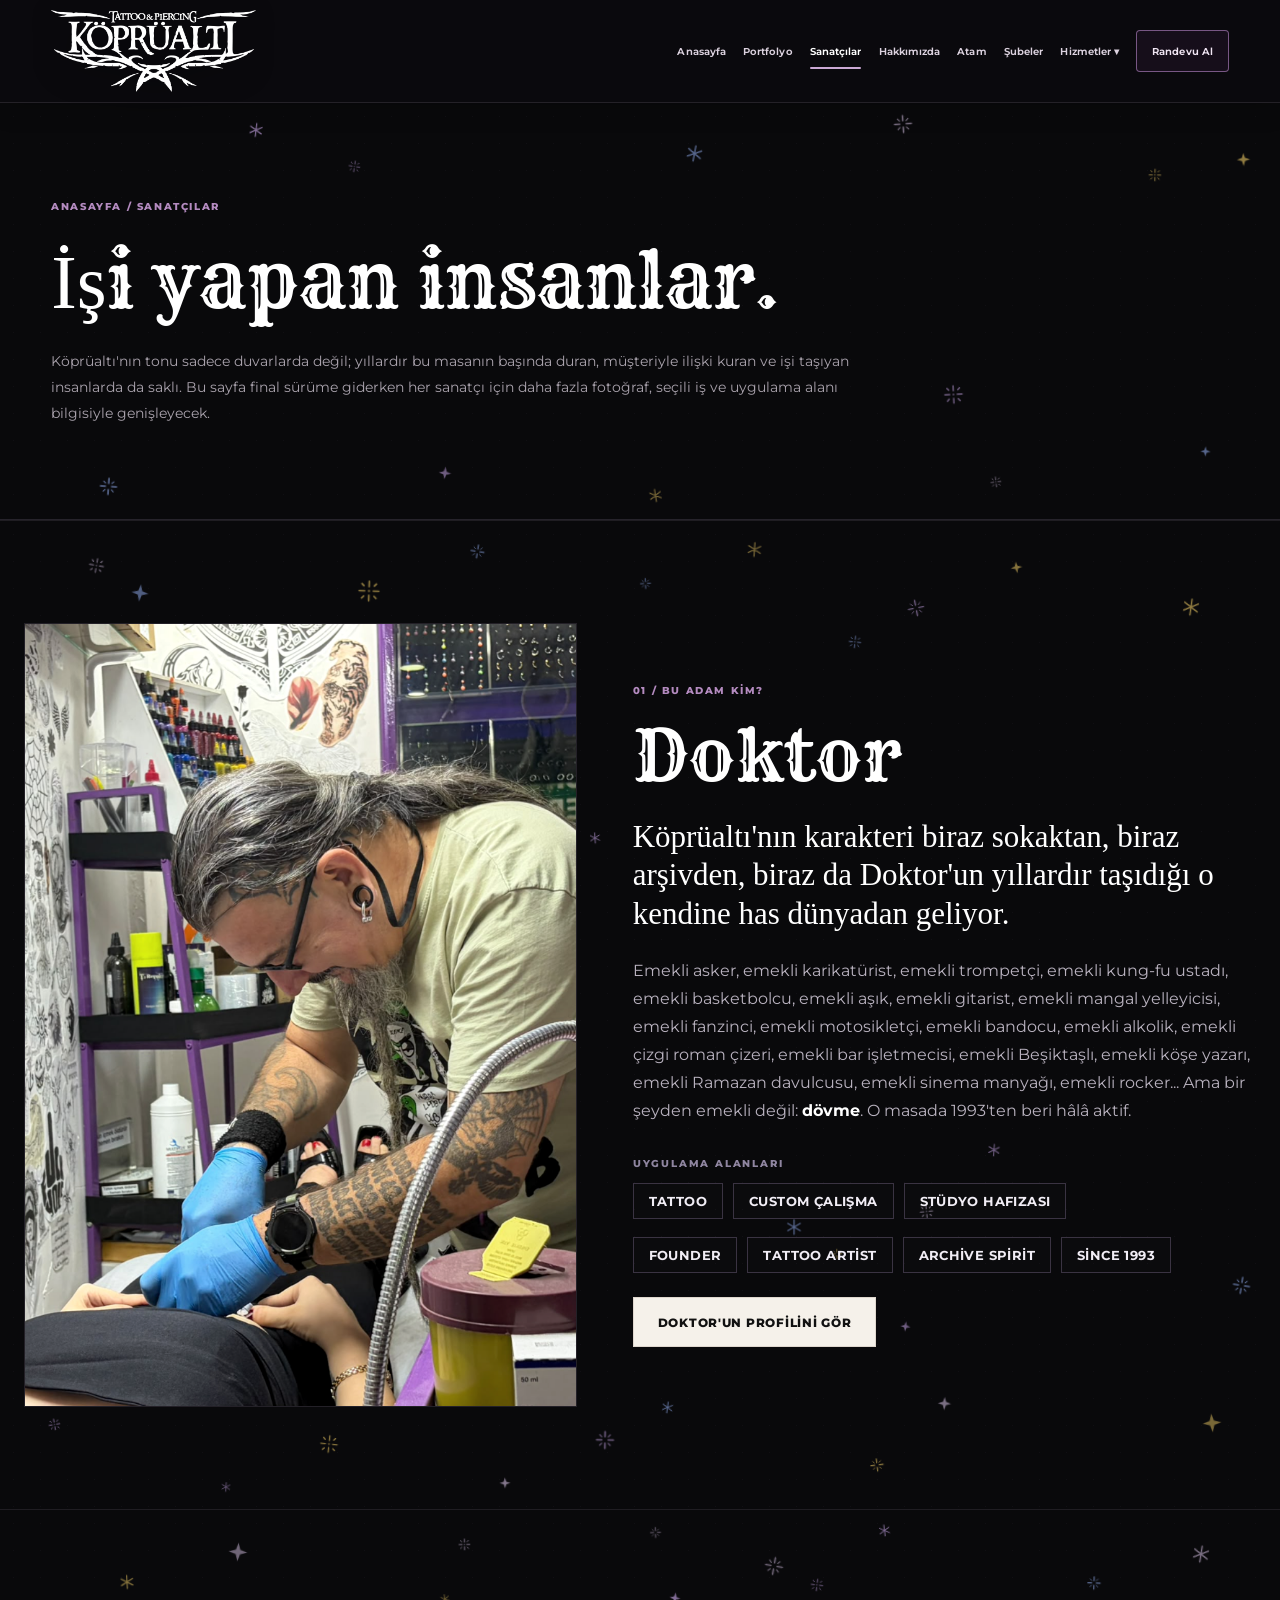
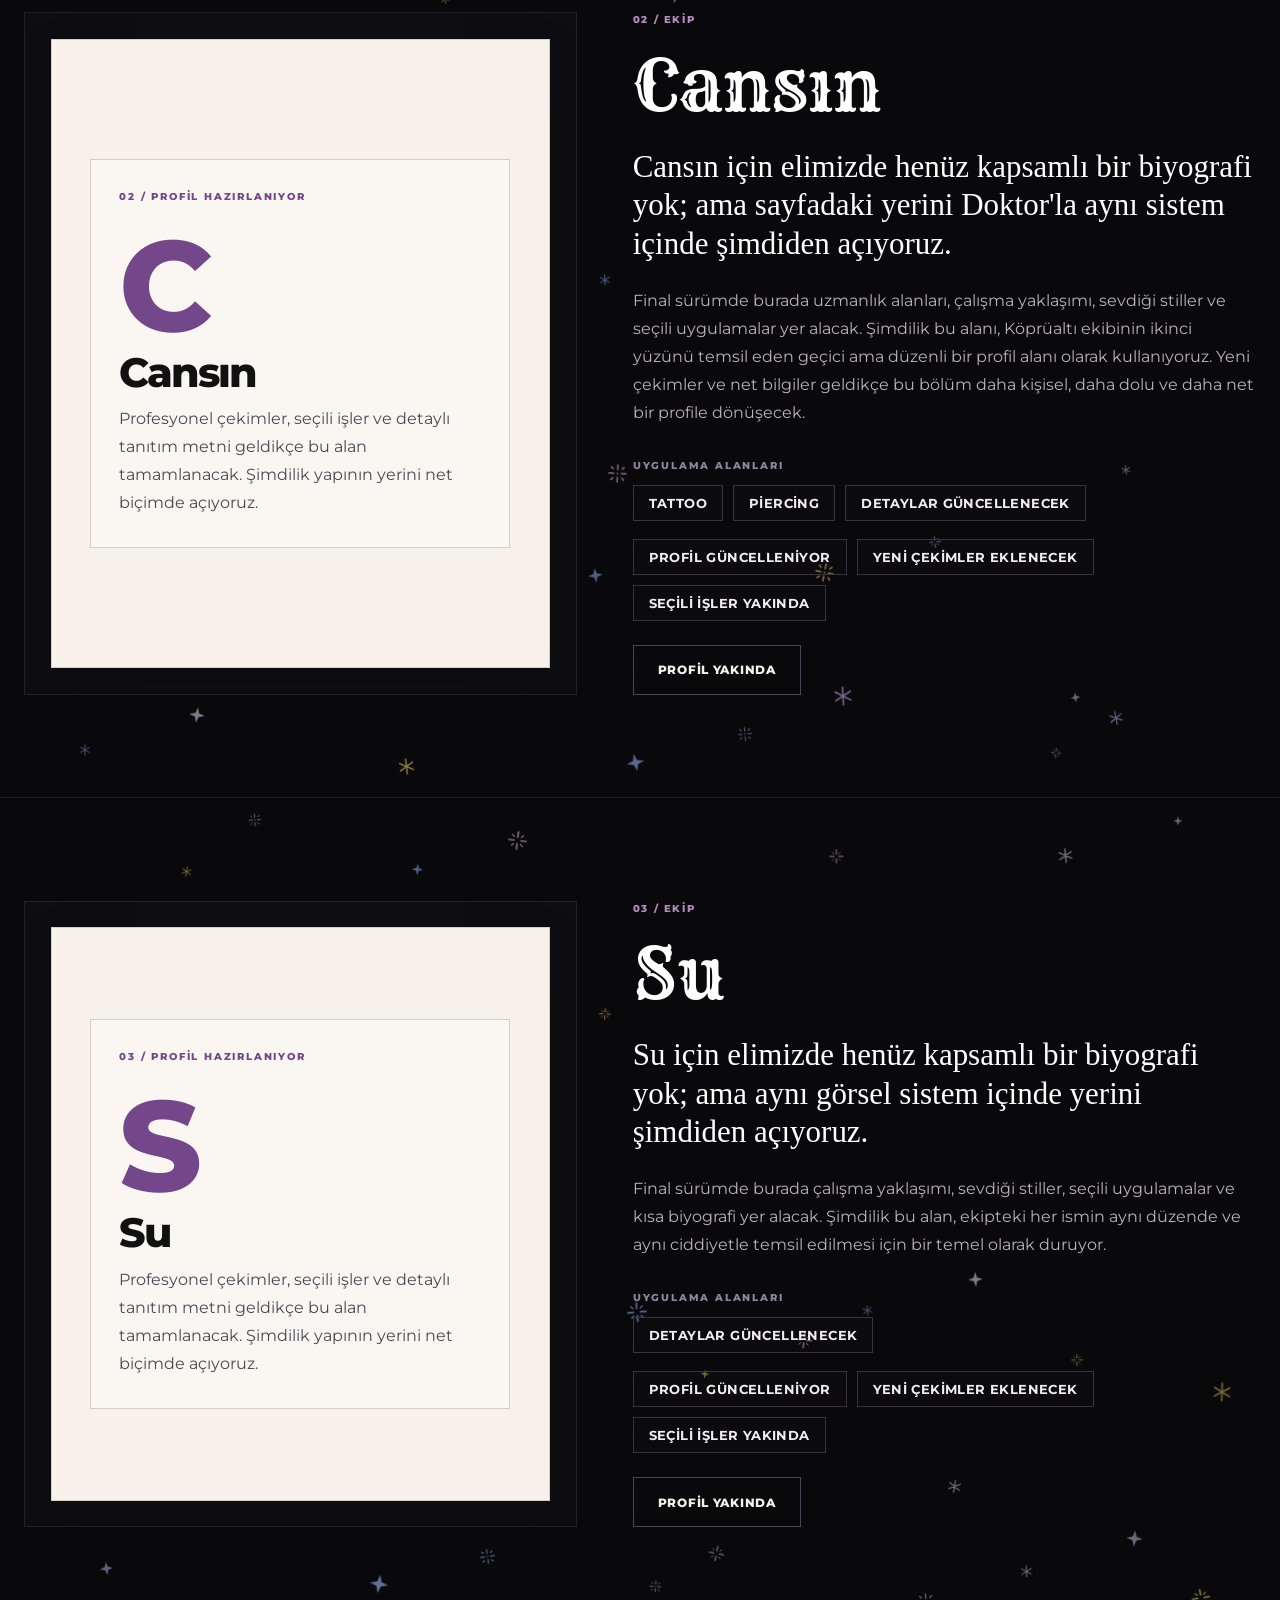
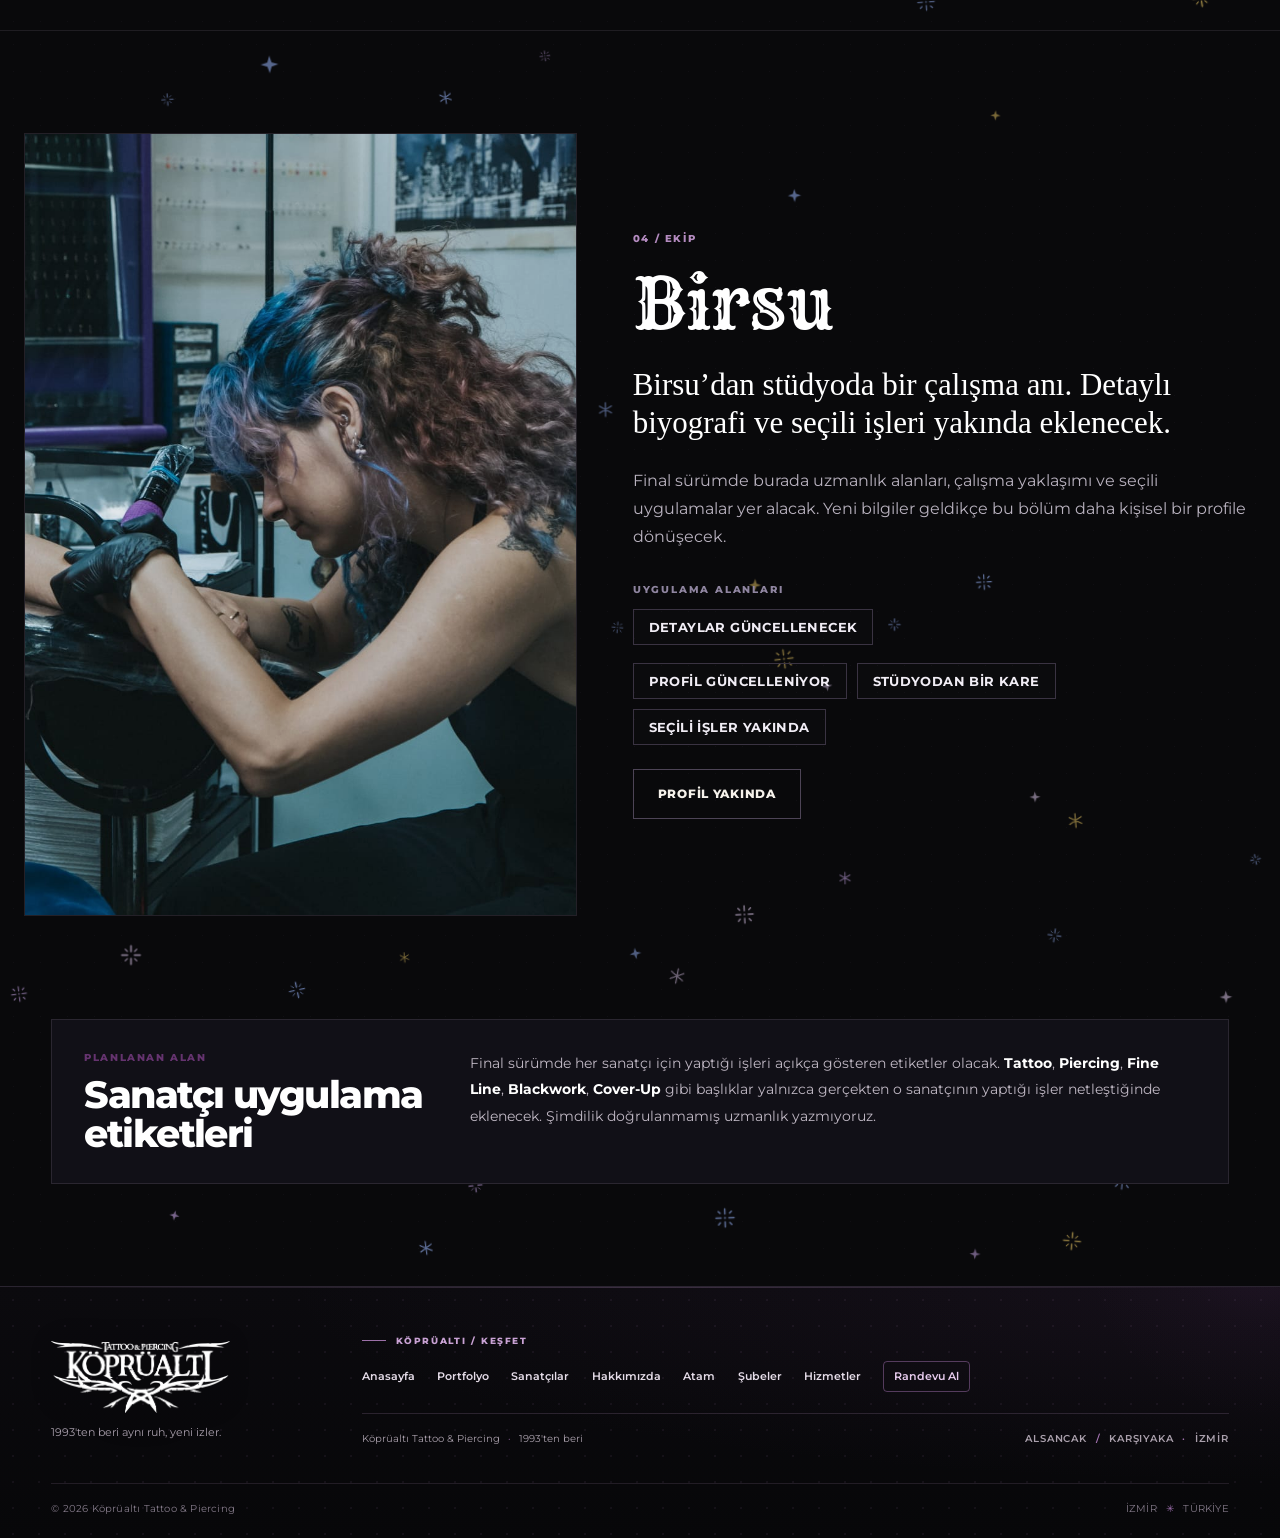
<file: artists.html>
<!doctype html>
<html lang="tr">
<head>
  <meta charset="utf-8">
  <meta name="viewport" content="width=device-width,initial-scale=1">
  <meta name="theme-color" content="#09090b">
  <title>Sanatçılar — Köprüaltı Tattoo & Piercing</title>
  <link rel="preconnect" href="https://fonts.googleapis.com">
  <link rel="preconnect" href="https://fonts.gstatic.com" crossorigin>
  <link href="https://fonts.googleapis.com/css2?family=Montserrat:wght@400;500;600;700;800&family=Rye&display=swap" rel="stylesheet">
  <link rel="stylesheet" href="css/style.css"><link rel="stylesheet" href="css/polish-september.css"><link rel="stylesheet" href="css/design-v33.css"><link rel="stylesheet" href="css/footer-v37.css"><link rel="stylesheet" href="css/header-v38.css"><link rel="stylesheet" href="css/ambient-v40.css"><link rel="stylesheet" href="css/tipografi-v44.css"><link rel="stylesheet" href="css/fix-v45.css">

<link rel="stylesheet" href="css/doodles-v50.css?v=58-3"><link rel="stylesheet" href="css/basliklar-rye-v53.css"><link rel="stylesheet" href="css/portfolio-lightbox-v54.css"><link rel="stylesheet" href="css/final-responsive-v56.css"><link rel="stylesheet" href="css/artist-photo-v57.css"></head>
<body class="artists-page-view">
  <div class="top"></div>
  <header class="header header-v38">
    <div class="container head">
      <a class="brand" href="index.html" aria-label="KöprüAltı ana sayfa">
        <span class="brand-logo-crop"><img src="assets/koprualti-original-logo.png" alt="KöprüAltı Tattoo & Piercing"></span>
      </a>
      <button class="mobile" type="button" aria-expanded="false" aria-controls="site-main-nav">MENÜ</button>
      <nav class="nav" id="site-main-nav" aria-label="Ana menü">
        <a href="index.html">Anasayfa</a>
        <a href="portfolio.html">Portfolyo</a>
        <a class="active" href="artists.html">Sanatçılar</a>
        <a href="about.html">Hakkımızda</a>
        <a href="ataturk.html">Atam</a>
        <a href="studios.html">Şubeler</a>
        <div class="dd">
          <button type="button" aria-expanded="false" aria-haspopup="true">Hizmetler ▾</button>
          <div class="ddmenu">
            <a href="services.html">Tüm Hizmetler</a>
            <a href="services.html#tattoo">Tattoo</a>
            <a href="services.html#piercing">Piercing</a>
            <a href="services.html#coverup">Cover-Up</a>
          </div>
        </div>
        <a class="cta-link" href="appointment.html">Randevu Al</a>
      </nav>
    </div>
  </header>

  <main class="artists-page-v2">
    <section class="pagehero">
      <div class="container">
        <div class="crumb">ANASAYFA / SANATÇILAR</div>
        
        <h1>İşi yapan insanlar.</h1>
        <p>Köprüaltı'nın tonu sadece duvarlarda değil; yıllardır bu masanın başında duran, müşteriyle ilişki kuran ve işi taşıyan insanlarda da saklı. Bu sayfa final sürüme giderken her sanatçı için daha fazla fotoğraf, seçili iş ve uygulama alanı bilgisiyle genişleyecek.</p>
      </div>
    </section>

    <section id="doktor" class="artist-spotlight doctor-spotlight">
      <div class="wrap artist-spotlight-grid reveal">
        <div class="artist-media artist-media-photo">
          <img src="assets/doctor-live.png" alt="Doktor çalışırken çekilmiş stüdyo fotoğrafı" data-lightbox-image role="button" tabindex="0" aria-label="Doktor çalışırken çekilmiş stüdyo fotoğrafı görselini büyüt">
        </div>
        <div class="artist-copy">
          <div class="eyebrow">01 / BU ADAM KİM?</div>
          <h2 class="heritage artist-title">Doktor</h2>
          <p class="artist-lead">Köprüaltı'nın karakteri biraz sokaktan, biraz arşivden, biraz da Doktor'un yıllardır taşıdığı o kendine has dünyadan geliyor.</p>
          <p class="artist-body">Emekli asker, emekli karikatürist, emekli trompetçi, emekli kung-fu ustadı, emekli basketbolcu, emekli aşık, emekli gitarist, emekli mangal yelleyicisi, emekli fanzinci, emekli motosikletçi, emekli bandocu, emekli alkolik, emekli çizgi roman çizeri, emekli bar işletmecisi, emekli Beşiktaşlı, emekli köşe yazarı, emekli Ramazan davulcusu, emekli sinema manyağı, emekli rocker... Ama bir şeyden emekli değil: <strong>dövme</strong>. O masada 1993'ten beri hâlâ aktif.</p>
          <div class="artist-focus">
            <span class="artist-focus-label">UYGULAMA ALANLARI</span>
            <div class="artist-focus-list">
              <span>Tattoo</span>
              <span>Custom Çalışma</span>
              <span>Stüdyo Hafızası</span>
            </div>
          </div>
          <div class="artist-tags">
            <span>Founder</span>
            <span>Tattoo Artist</span>
            <span>Archive Spirit</span>
            <span>Since 1993</span>
          </div>
          <div class="artist-profile-action"><a class="btn light" href="artist-doktor.html">Doktor'un Profilini Gör</a></div>
        </div>
      </div>
    </section>

    <section id="cansin" class="artist-spotlight cansin-spotlight">
      <div class="wrap artist-spotlight-grid reveal d1">
        <div class="artist-media artist-media-placeholder">
          <div class="artist-profile-sheet">
            <div class="artist-profile-sheet__inner">
              <div class="artist-profile-sheet__eyebrow">02 / PROFİL HAZIRLANIYOR</div>
              <div class="artist-profile-sheet__mono">C</div>
              <h3 class="artist-profile-sheet__name">Cansın</h3>
              <p class="artist-profile-sheet__text">Profesyonel çekimler, seçili işler ve detaylı tanıtım metni geldikçe bu alan tamamlanacak. Şimdilik yapının yerini net biçimde açıyoruz.</p>
            </div>
          </div>
        </div>
        <div class="artist-copy">
          <div class="eyebrow">02 / EKİP</div>
          <h2 class="heritage artist-title">Cansın</h2>
          <p class="artist-lead">Cansın için elimizde henüz kapsamlı bir biyografi yok; ama sayfadaki yerini Doktor'la aynı sistem içinde şimdiden açıyoruz.</p>
          <p class="artist-body">Final sürümde burada uzmanlık alanları, çalışma yaklaşımı, sevdiği stiller ve seçili uygulamalar yer alacak. Şimdilik bu alanı, Köprüaltı ekibinin ikinci yüzünü temsil eden geçici ama düzenli bir profil alanı olarak kullanıyoruz. Yeni çekimler ve net bilgiler geldikçe bu bölüm daha kişisel, daha dolu ve daha net bir profile dönüşecek.</p>
          <div class="artist-focus">
            <span class="artist-focus-label">UYGULAMA ALANLARI</span>
            <div class="artist-focus-list">
              <span>Tattoo</span>
              <span>Piercing</span>
              <span>Detaylar Güncellenecek</span>
            </div>
          </div>
          <div class="artist-tags muted-tags">
            <span>Profil Güncelleniyor</span>
            <span>Yeni Çekimler Eklenecek</span>
            <span>Seçili İşler Yakında</span>
          </div>
          <div class="artist-profile-action"><span class="btn-ghost">Profil Yakında</span></div>
        </div>
      </div>
    </section>

    <section id="su" class="artist-spotlight su-spotlight">
      <div class="wrap artist-spotlight-grid reveal d2">
        <div class="artist-media artist-media-placeholder">
          <div class="artist-profile-sheet">
            <div class="artist-profile-sheet__inner">
              <div class="artist-profile-sheet__eyebrow">03 / PROFİL HAZIRLANIYOR</div>
              <div class="artist-profile-sheet__mono">S</div>
              <h3 class="artist-profile-sheet__name">Su</h3>
              <p class="artist-profile-sheet__text">Profesyonel çekimler, seçili işler ve detaylı tanıtım metni geldikçe bu alan tamamlanacak. Şimdilik yapının yerini net biçimde açıyoruz.</p>
            </div>
          </div>
        </div>
        <div class="artist-copy">
          <div class="eyebrow">03 / EKİP</div>
          <h2 class="heritage artist-title">Su</h2>
          <p class="artist-lead">Su için elimizde henüz kapsamlı bir biyografi yok; ama aynı görsel sistem içinde yerini şimdiden açıyoruz.</p>
          <p class="artist-body">Final sürümde burada çalışma yaklaşımı, sevdiği stiller, seçili uygulamalar ve kısa biyografi yer alacak. Şimdilik bu alan, ekipteki her ismin aynı düzende ve aynı ciddiyetle temsil edilmesi için bir temel olarak duruyor.</p>
          <div class="artist-focus">
            <span class="artist-focus-label">UYGULAMA ALANLARI</span>
            <div class="artist-focus-list">
              <span>Detaylar Güncellenecek</span>
            </div>
          </div>
          <div class="artist-tags muted-tags">
            <span>Profil Güncelleniyor</span>
            <span>Yeni Çekimler Eklenecek</span>
            <span>Seçili İşler Yakında</span>
          </div>
          <div class="artist-profile-action"><span class="btn-ghost">Profil Yakında</span></div>
        </div>
      </div>
    </section>

    <section id="birsu" class="artist-spotlight birsu-spotlight">
      <div class="wrap artist-spotlight-grid reveal d3">
        <div class="artist-media artist-media-photo">
          <img src="assets/birsu-studio.jpeg" alt="Birsu stüdyoda dövme yaparken" loading="lazy" data-lightbox-image data-title="Birsu — stüdyoda çalışma anı" data-artist="Birsu" role="button" tabindex="0" aria-label="Birsu'nun stüdyo fotoğrafını büyüt">
        </div>
        <div class="artist-copy">
          <div class="eyebrow">04 / EKİP</div>
          <h2 class="heritage artist-title">Birsu</h2>
          <p class="artist-lead">Birsu’dan stüdyoda bir çalışma anı. Detaylı biyografi ve seçili işleri yakında eklenecek.</p>
          <p class="artist-body">Final sürümde burada uzmanlık alanları, çalışma yaklaşımı ve seçili uygulamalar yer alacak. Yeni bilgiler geldikçe bu bölüm daha kişisel bir profile dönüşecek.</p>
          <div class="artist-focus">
            <span class="artist-focus-label">UYGULAMA ALANLARI</span>
            <div class="artist-focus-list">
              <span>Detaylar Güncellenecek</span>
            </div>
          </div>
          <div class="artist-tags muted-tags">
            <span>Profil Güncelleniyor</span>
            <span>Stüdyodan Bir Kare</span>
            <span>Seçili İşler Yakında</span>
          </div>
          <div class="artist-profile-action"><span class="btn-ghost">Profil Yakında</span></div>
        </div>
      </div>
    </section>

<section class="artist-planner">
      <div class="wrap reveal d3">
        <div class="artist-planner-box">
          <div>
            <div class="eyebrow">PLANLANAN ALAN</div>
            <h3>Sanatçı uygulama etiketleri</h3>
          </div>
          <p>Final sürümde her sanatçı için yaptığı işleri açıkça gösteren etiketler olacak. <strong>Tattoo</strong>, <strong>Piercing</strong>, <strong>Fine Line</strong>, <strong>Blackwork</strong>, <strong>Cover-Up</strong> gibi başlıklar yalnızca gerçekten o sanatçının yaptığı işler netleştiğinde eklenecek. Şimdilik doğrulanmamış uzmanlık yazmıyoruz.</p>
        </div>
      </div>
    </section>
</main>

  <footer class="footer footer-classic footer-v37" aria-label="Site alt bilgisi">
  <div class="container footer-v37-top">
    <div class="footer-v37-identity">
      <img src="assets/koprualti-original-logo.png" alt="Köprüaltı Tattoo &amp; Piercing" class="footer-v37-logo" loading="lazy">
      <p>1993'ten beri aynı ruh, yeni izler.</p>
    </div>
    <div class="footer-v37-panel">
      <div class="footer-v37-kicker"><span class="footer-v37-dash"></span> KÖPRÜALTI / KEŞFET</div>
      <nav class="footer-v37-nav" aria-label="Footer menüsü">
          <a href="index.html">Anasayfa</a>
          <a href="portfolio.html">Portfolyo</a>
          <a href="artists.html">Sanatçılar</a>
          <a href="about.html">Hakkımızda</a>
          <a href="ataturk.html">Atam</a>
          <a href="studios.html">Şubeler</a>
          <a href="services.html">Hizmetler</a>
          <a href="appointment.html" class="footer-v37-appointment">Randevu Al</a>
      </nav>
      <div class="footer-v37-details">
        <span>Köprüaltı Tattoo &amp; Piercing <em>·</em> 1993'ten beri</span>
        <span>ALSANCAK <em>/</em> KARŞIYAKA <em>·</em> İZMİR</span>
      </div>
    </div>
  </div>
  <div class="container footer-v37-bottom">
    <span>© 2026 Köprüaltı Tattoo &amp; Piercing</span>
    <span>İZMİR <i aria-hidden="true">✳</i> TÜRKİYE</span>
  </div>
</footer>

  <script src="js/app.js"></script>

<script defer src="js/lightbox-v54.js"></script>

<script defer src="js/doodles-v50.js?v=58-3"></script></body>
</html>
</file>
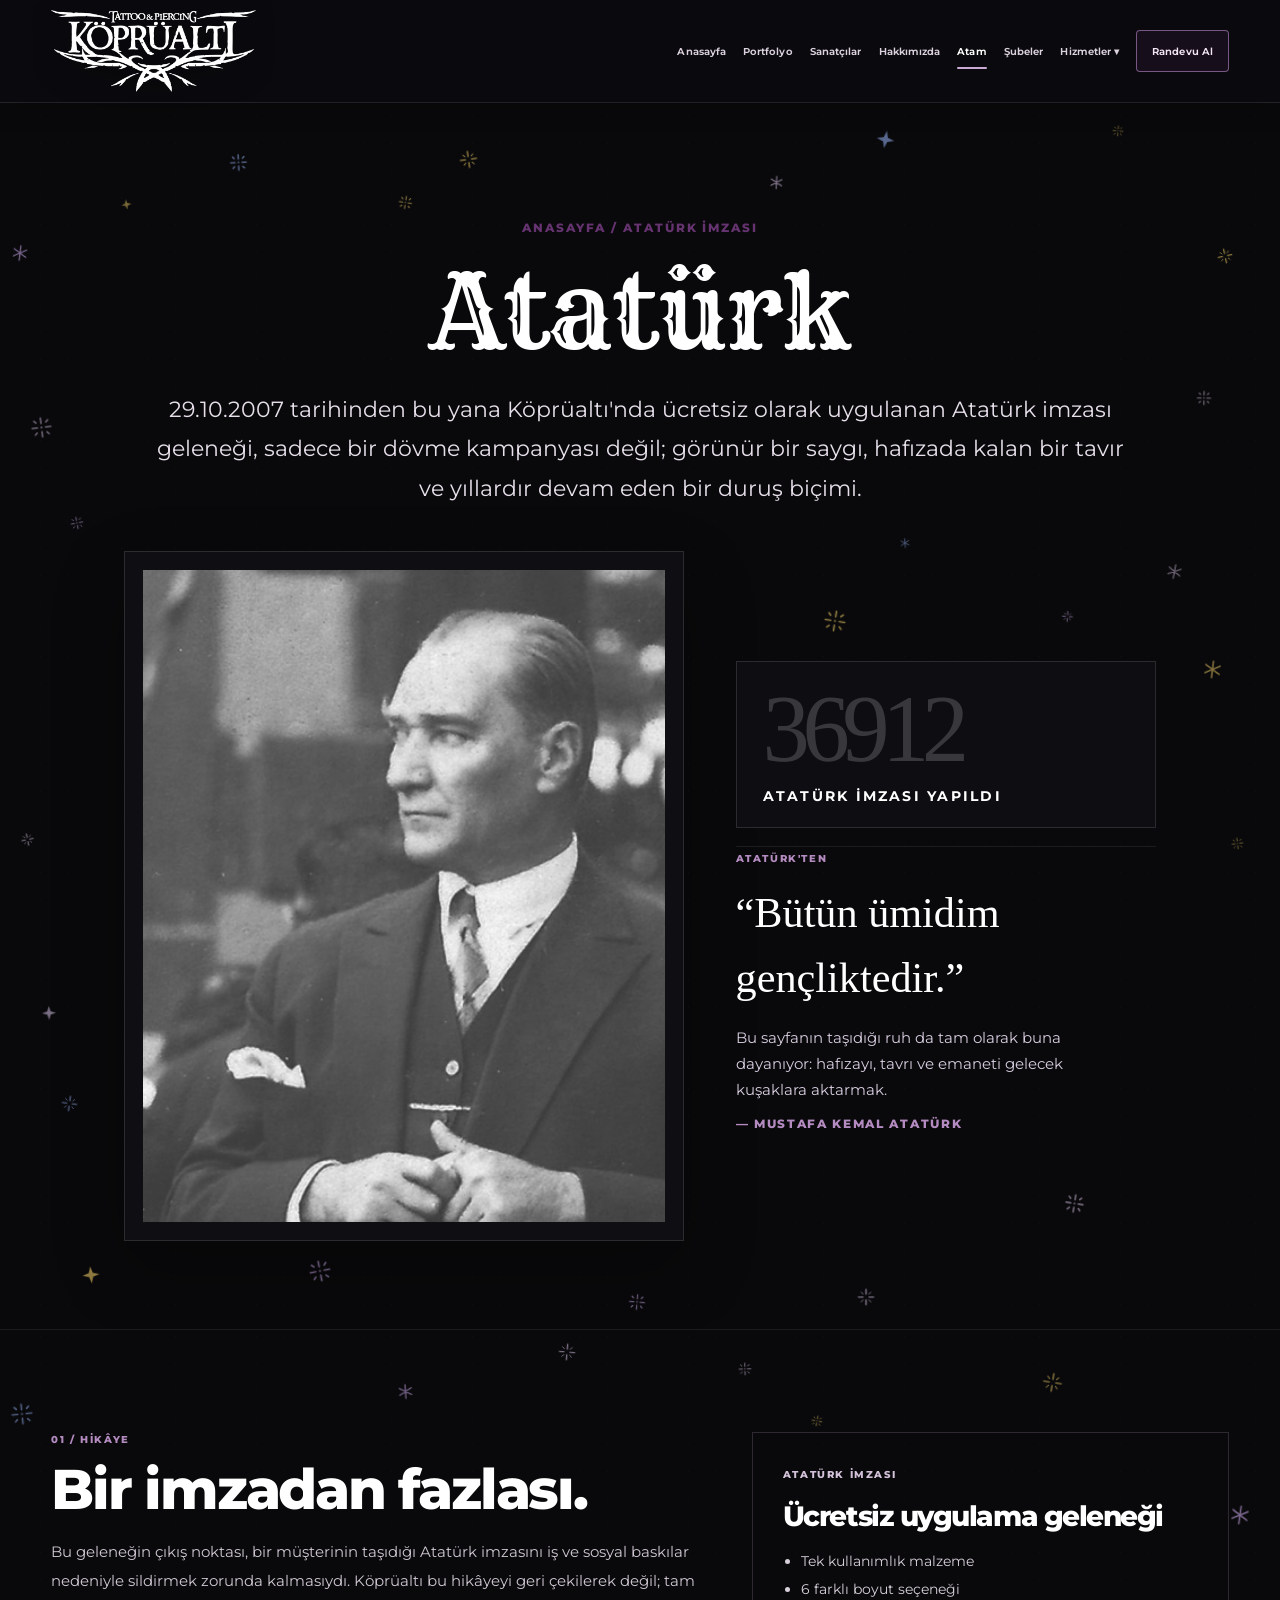
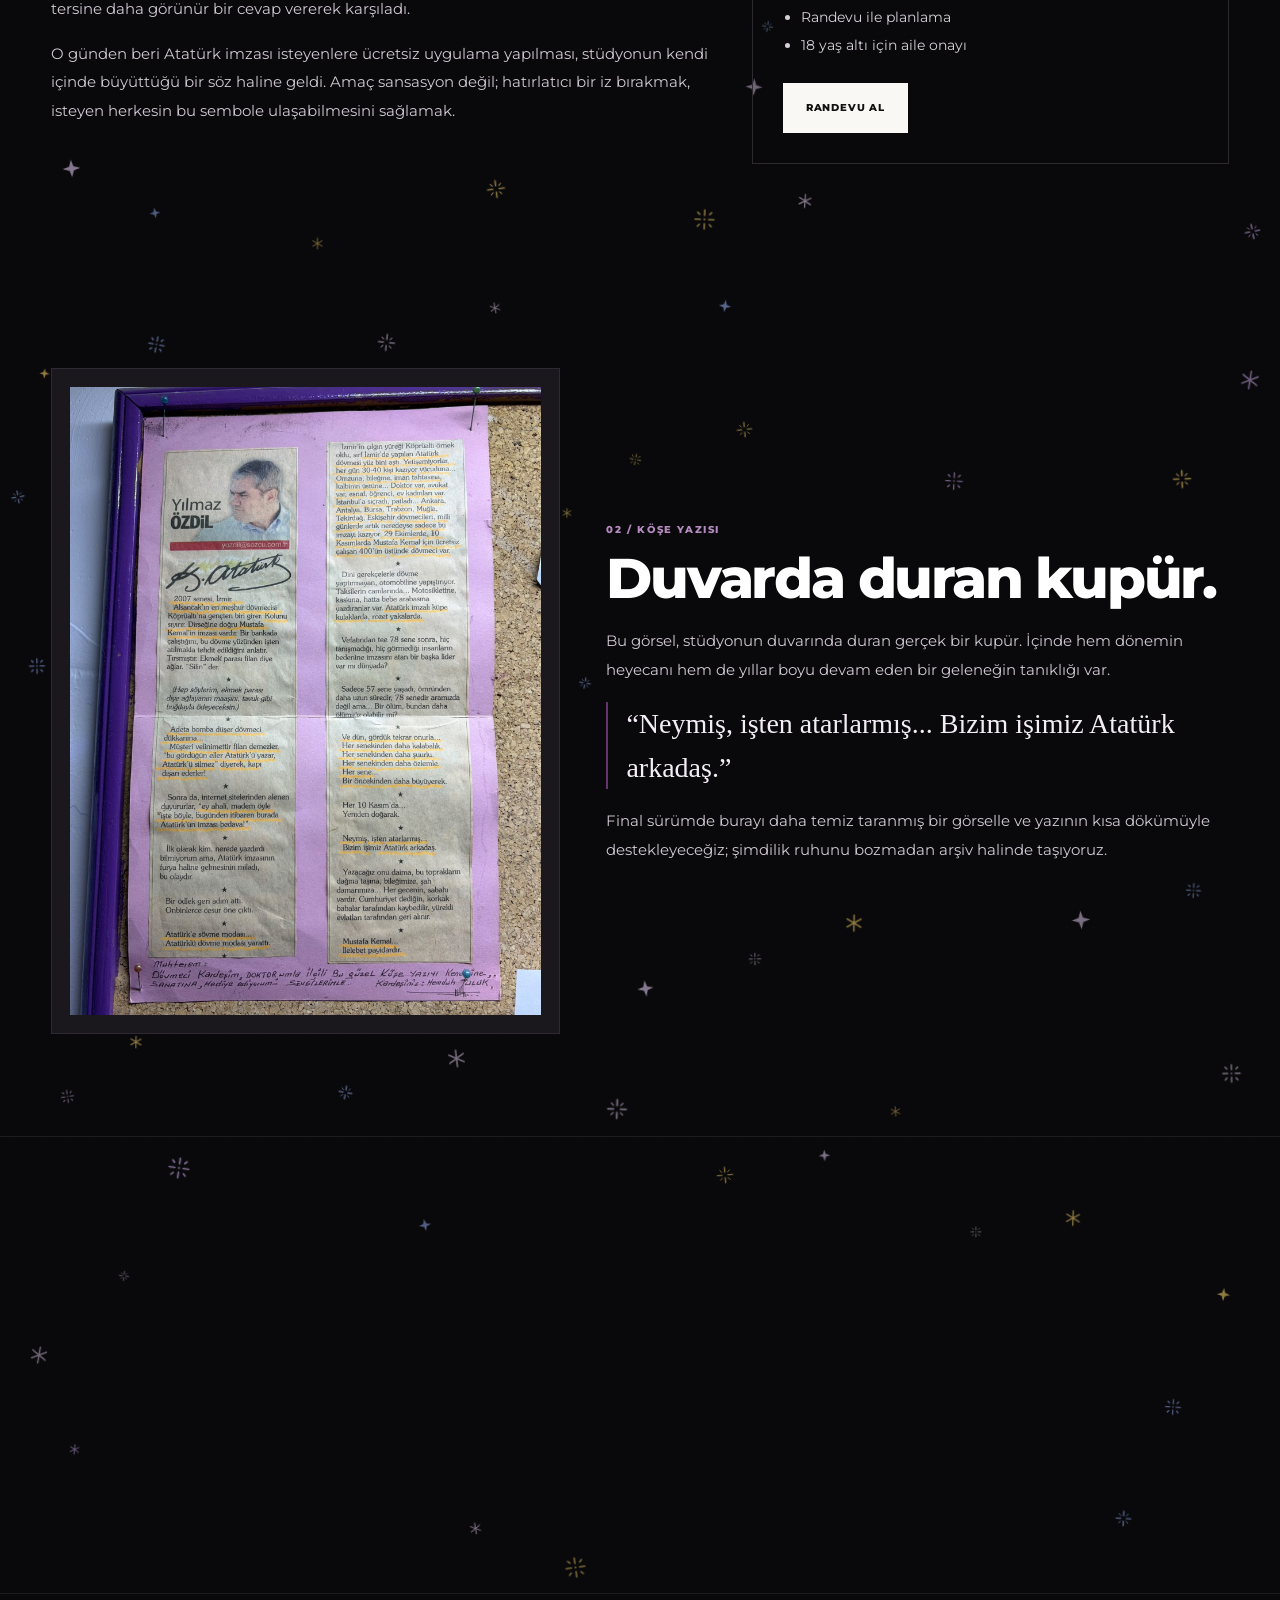
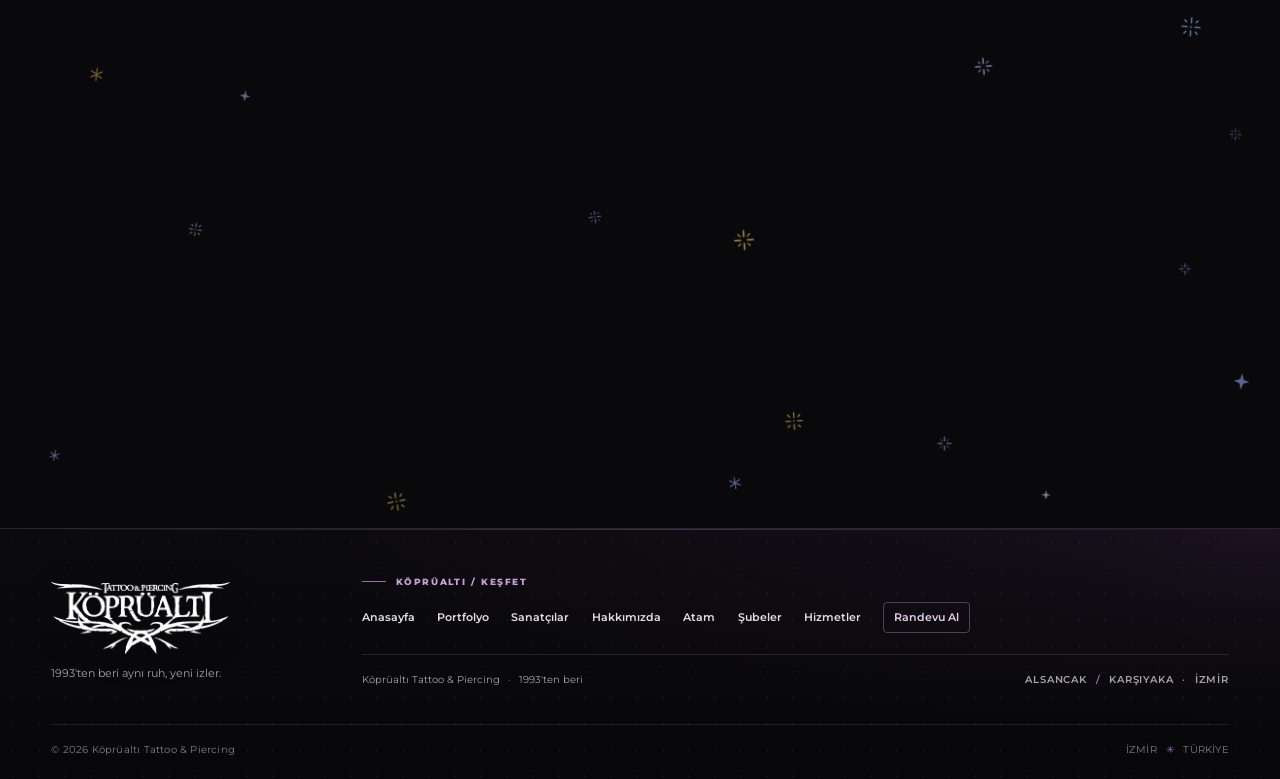
<file: ataturk.html>
<!doctype html>
<html lang="tr">
<head>
  <meta charset="utf-8">
  <meta name="viewport" content="width=device-width,initial-scale=1">
  <meta name="theme-color" content="#09090b">
  <title>Atatürk İmzası — Köprüaltı Tattoo & Piercing</title>
  <link rel="preconnect" href="https://fonts.googleapis.com">
  <link rel="preconnect" href="https://fonts.gstatic.com" crossorigin>
  <link href="https://fonts.googleapis.com/css2?family=Montserrat:wght@400;500;600;700;800&family=Rye&display=swap" rel="stylesheet">
  <link rel="stylesheet" href="css/style.css"><link rel="stylesheet" href="css/polish-september.css"><link rel="stylesheet" href="css/design-v33.css"><link rel="stylesheet" href="css/footer-v37.css"><link rel="stylesheet" href="css/header-v38.css"><link rel="stylesheet" href="css/ambient-v40.css"><link rel="stylesheet" href="css/tipografi-v44.css"><link rel="stylesheet" href="css/fix-v45.css">

<link rel="stylesheet" href="css/doodles-v50.css?v=58-3"><link rel="stylesheet" href="css/portfolio-lightbox-v54.css"><link rel="stylesheet" href="css/final-responsive-v56.css"></head>
<body class="ataturk-page">
  <div class="top"></div>
  <header class="header header-v38">
    <div class="container head">
      <a class="brand" href="index.html" aria-label="KöprüAltı ana sayfa"><span class="brand-logo-crop"><img src="assets/koprualti-original-logo.png" alt="KöprüAltı Tattoo & Piercing"></span></a>
      <button class="mobile" type="button" aria-expanded="false" aria-controls="site-main-nav">MENÜ</button>
      <nav class="nav" id="site-main-nav" aria-label="Ana menü">
        <a href="index.html">Anasayfa</a>
        <a href="portfolio.html">Portfolyo</a>
        <a href="artists.html">Sanatçılar</a>
        <a href="about.html">Hakkımızda</a>
        <a class="active" href="ataturk.html">Atam</a>
        <a href="studios.html">Şubeler</a>
        <div class="dd">
          <button type="button" aria-expanded="false" aria-haspopup="true">Hizmetler ▾</button>
          <div class="ddmenu">
            <a href="services.html">Tüm Hizmetler</a>
            <a href="services.html#tattoo">Tattoo</a>
            <a href="services.html#piercing">Piercing</a>
            <a href="services.html#coverup">Cover-Up</a>
          </div>
        </div>
        <a class="cta-link" href="appointment.html">Randevu Al</a>
      </nav>
    </div>
  </header>

  <main>
    <section class="ataturk-hero ataturk-hero-v3">
      <div class="wrap reveal">
        <div class="ataturk-hero-top">
          <div class="crumb">ANASAYFA / ATATÜRK İMZASI</div>
          <h1 class="heritage">Atatürk</h1>
          <p class="ataturk-intro centered">29.10.2007 tarihinden bu yana Köprüaltı'nda ücretsiz olarak uygulanan Atatürk imzası geleneği, sadece bir dövme kampanyası değil; görünür bir saygı, hafızada kalan bir tavır ve yıllardır devam eden bir duruş biçimi.</p>
        </div>
        <div class="ataturk-hero-stage">
          <figure class="ataturk-portrait-stage reveal d1">
            <img src="assets/ataturk-portrait.png" alt="Mustafa Kemal Atatürk portresi" data-lightbox-image role="button" tabindex="0" aria-label="Mustafa Kemal Atatürk portresi görselini büyüt">
          </figure>
          <div class="ataturk-side-info reveal d2">
            <div class="ataturk-counter cardish">
              <strong>36912</strong>
              <span>ATATÜRK İMZASI YAPILDI</span>
            </div>
            <div class="ataturk-quote-card">
              <div class="eyebrow">ATATÜRK'TEN</div>
              <blockquote class="heritage">“Bütün ümidim gençliktedir.”</blockquote>
              <p>Bu sayfanın taşıdığı ruh da tam olarak buna dayanıyor: hafızayı, tavrı ve emaneti gelecek kuşaklara aktarmak.</p>
              <span class="quote-sign">— Mustafa Kemal Atatürk</span>
            </div>
          </div>
        </div>
      </div>
    </section>

    <section class="ataturk-story">
      <div class="wrap ataturk-story-grid reveal d1">
        <div>
          <div class="eyebrow">01 / HİKÂYE</div>
          <h2 class="heritage">Bir imzadan fazlası.</h2>
          <p>Bu geleneğin çıkış noktası, bir müşterinin taşıdığı Atatürk imzasını iş ve sosyal baskılar nedeniyle sildirmek zorunda kalmasıydı. Köprüaltı bu hikâyeyi geri çekilerek değil; tam tersine daha görünür bir cevap vererek karşıladı.</p>
          <p>O günden beri Atatürk imzası isteyenlere ücretsiz uygulama yapılması, stüdyonun kendi içinde büyüttüğü bir söz haline geldi. Amaç sansasyon değil; hatırlatıcı bir iz bırakmak, isteyen herkesin bu sembole ulaşabilmesini sağlamak.</p>
        </div>
        <aside class="ataturk-note-card">
          <small>ATATÜRK İMZASI</small>
          <h3>Ücretsiz uygulama geleneği</h3>
          <ul>
            <li>Tek kullanımlık malzeme</li>
            <li>6 farklı boyut seçeneği</li>
            <li>Randevu ile planlama</li>
            <li>18 yaş altı için aile onayı</li>
          </ul>
          <a class="btn light" href="appointment.html">Randevu Al</a>
        </aside>
      </div>
    </section>

    <section class="ataturk-editorial-section">
      <div class="wrap ataturk-editorial-grid reveal d2">
        <div class="ataturk-editorial-image">
          <img src="assets/ataturk-editorial.png" alt="Köprüaltı stüdyosunda sergilenen Atatürk konulu köşe yazısı kupürü" data-lightbox-image role="button" tabindex="0" aria-label="Köprüaltı stüdyosunda sergilenen Atatürk konulu köşe yazısı kupürü görselini büyüt">
        </div>
        <div class="ataturk-editorial-copy">
          <div class="eyebrow">02 / KÖŞE YAZISI</div>
          <h2 class="heritage">Duvarda duran kupür.</h2>
          <p>Bu görsel, stüdyonun duvarında duran gerçek bir kupür. İçinde hem dönemin heyecanı hem de yıllar boyu devam eden bir geleneğin tanıklığı var.</p>
          <blockquote>“Neymiş, işten atarlarmış... Bizim işimiz Atatürk arkadaş.”</blockquote>
          <p>Final sürümde burayı daha temiz taranmış bir görselle ve yazının kısa dökümüyle destekleyeceğiz; şimdilik ruhunu bozmadan arşiv halinde taşıyoruz.</p>
        </div>
      </div>
    </section>

    <section class="ataturk-stance">
      <div class="container narrow reveal d3">
        <div class="eyebrow">03 / SON NOT</div>
        <h2 class="heritage">Neden sürdürüyoruz?</h2>
        <p>Çünkü bazı işler sadece teknik değildir. Bazı dövmeler bir estetik tercih olmanın ötesinde; hafıza, bağlılık ve kişisel duruş taşır. Köprüaltı'nın Atatürk imzası uygulaması da tam olarak bu yüzden yıllardır yaşıyor.</p>
        <p>Buradaki yaklaşım sert sloganlar kurmak değil; isteyen insana, kendi bedeninde taşıyacağı anlamlı bir işaret için temiz, özenli ve ulaşılabilir bir alan açmak. Köprüaltı bu geleneği tam da bu yüzden devam ettiriyor.</p>
      </div>
    </section>

    <section class="ataturk-details-section">
      <div class="wrap reveal d3">
        <div class="section-head section-head-dark">
          <div>
            <div class="eyebrow">04 / KAMPANYA DETAYLARI</div>
            <h2 class="heritage">Nasıl işliyor?</h2>
          </div>
          <p>Profesyonel çekimler geldiğinde bu sayfa görsel olarak daha da güçlenecek. Şimdilik içerik omurgasını kuruyoruz.</p>
        </div>
        <div class="detail-cards">
          <article><h3>Hijyen & Malzeme</h3><p>Kullanılan malzemeler tek kullanımlıktır. Paketler uygulama öncesinde sizin yanınızda açılır.</p></article>
          <article><h3>Boyut Seçeneği</h3><p>Atatürk imzası 6 ayrı boyutta uygulanabilir; yerleşim ve ölçü randevuda birlikte netleştirilir.</p></article>
          <article><h3>Ücretlendirme</h3><p>Bu uygulama gelenek gereği ücretsizdir. Amaç ticari değil, sembolik bir katkıdır.</p></article>
          <article><h3>Randevu</h3><p>Uygulama için stüdyo ile iletişime geçebilir veya randevu sayfasından talep bırakabilirsiniz.</p></article>
        </div>
      </div>
    </section>
  </main>

  <footer class="footer footer-classic footer-v37" aria-label="Site alt bilgisi">
  <div class="container footer-v37-top">
    <div class="footer-v37-identity">
      <img src="assets/koprualti-original-logo.png" alt="Köprüaltı Tattoo &amp; Piercing" class="footer-v37-logo" loading="lazy">
      <p>1993'ten beri aynı ruh, yeni izler.</p>
    </div>
    <div class="footer-v37-panel">
      <div class="footer-v37-kicker"><span class="footer-v37-dash"></span> KÖPRÜALTI / KEŞFET</div>
      <nav class="footer-v37-nav" aria-label="Footer menüsü">
          <a href="index.html">Anasayfa</a>
          <a href="portfolio.html">Portfolyo</a>
          <a href="artists.html">Sanatçılar</a>
          <a href="about.html">Hakkımızda</a>
          <a href="ataturk.html">Atam</a>
          <a href="studios.html">Şubeler</a>
          <a href="services.html">Hizmetler</a>
          <a href="appointment.html" class="footer-v37-appointment">Randevu Al</a>
      </nav>
      <div class="footer-v37-details">
        <span>Köprüaltı Tattoo &amp; Piercing <em>·</em> 1993'ten beri</span>
        <span>ALSANCAK <em>/</em> KARŞIYAKA <em>·</em> İZMİR</span>
      </div>
    </div>
  </div>
  <div class="container footer-v37-bottom">
    <span>© 2026 Köprüaltı Tattoo &amp; Piercing</span>
    <span>İZMİR <i aria-hidden="true">✳</i> TÜRKİYE</span>
  </div>
</footer>
  <script src="js/app.js"></script>

<script defer src="js/lightbox-v54.js"></script>

<script defer src="js/doodles-v50.js?v=58-3"></script></body>
</html>
</file>
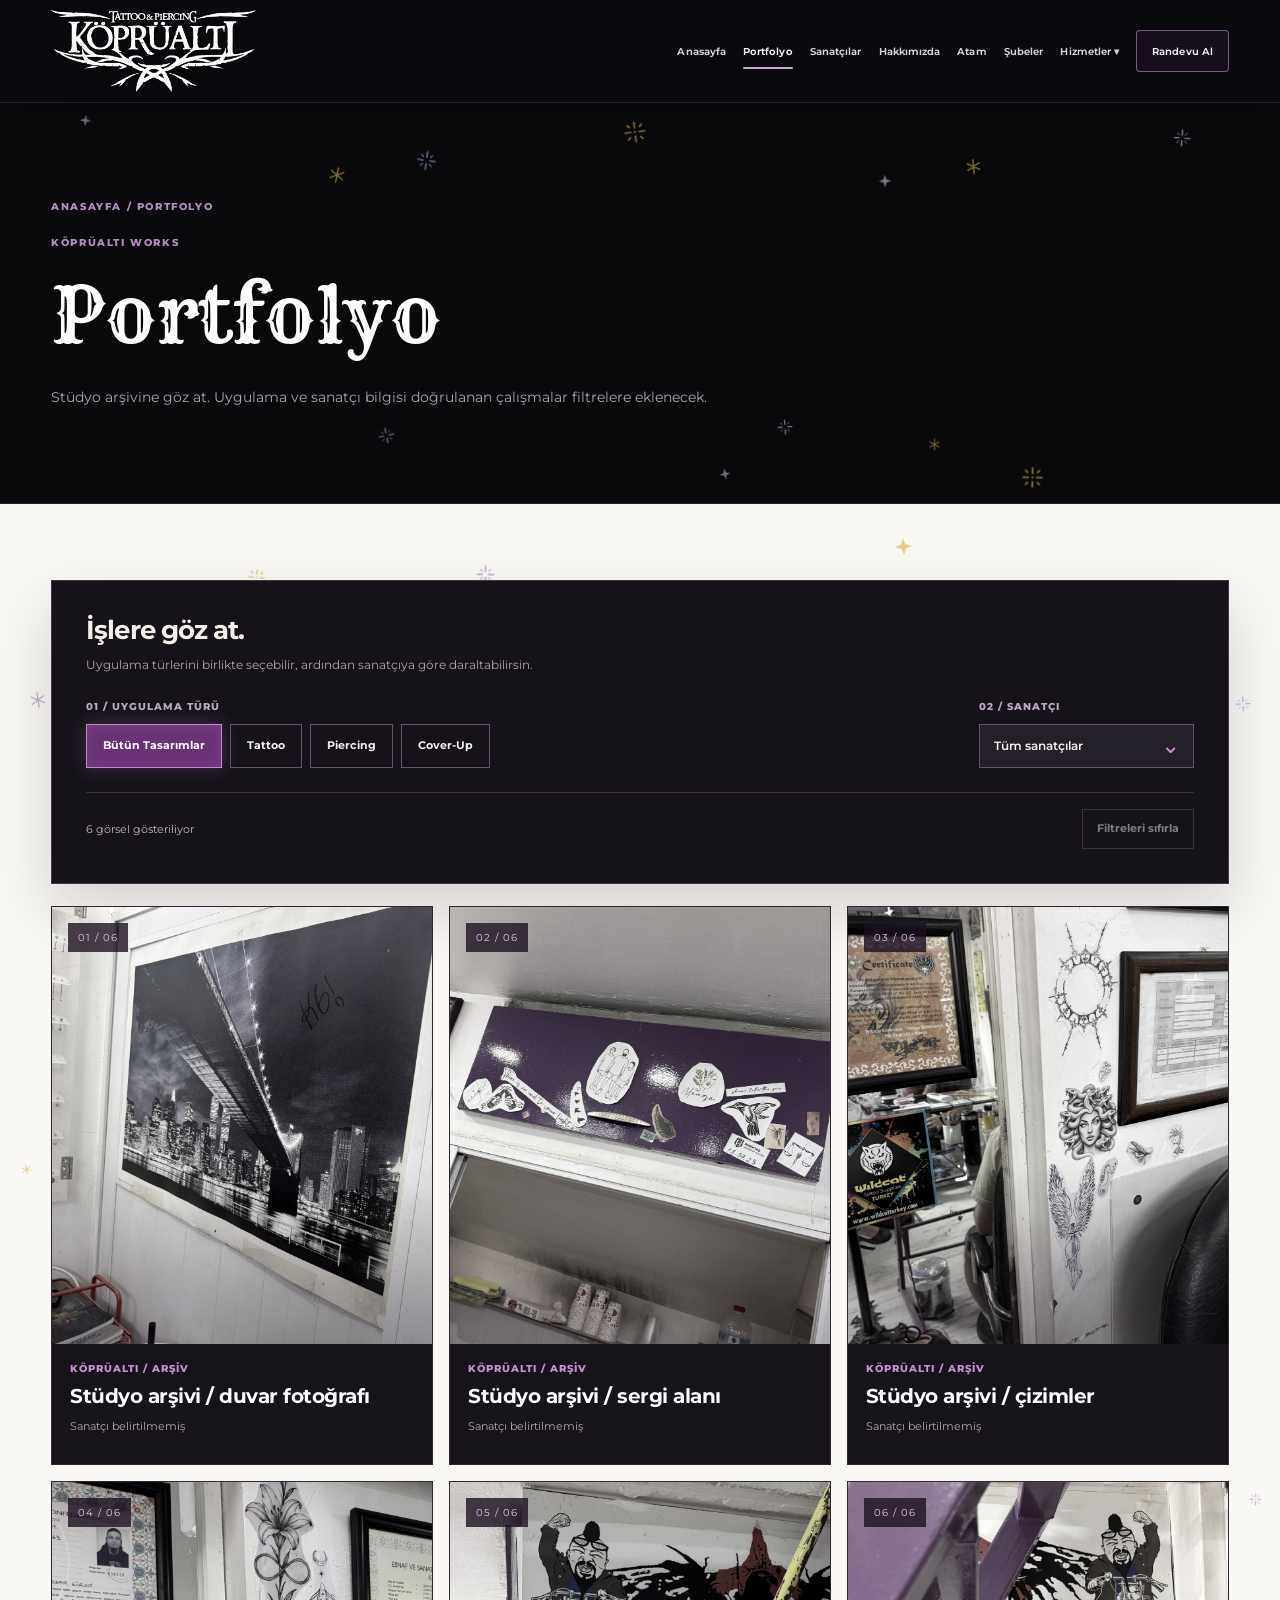
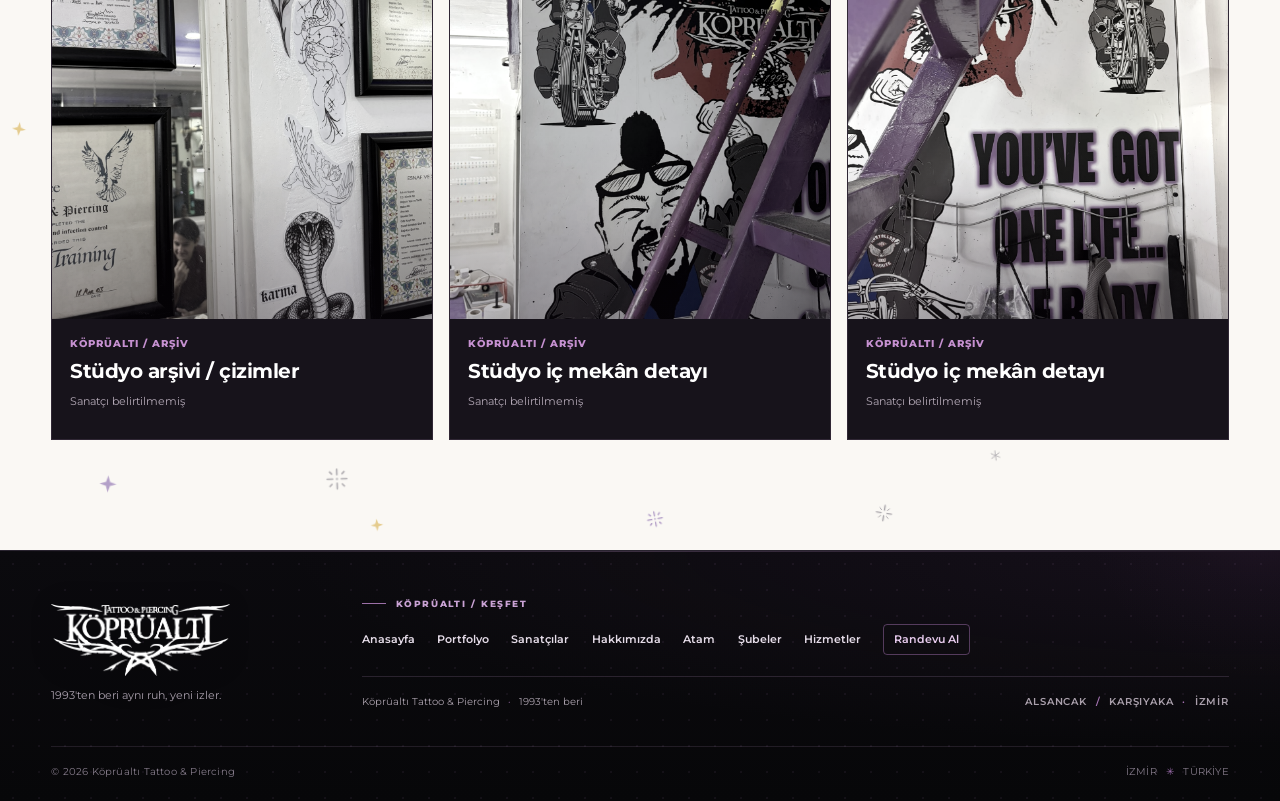
<file: portfolio.html>
<!doctype html><html lang="tr"><head><meta charset="utf-8"><meta name="viewport" content="width=device-width,initial-scale=1"><meta name="theme-color" content="#09090b"><title>Portfolyo — Köprüaltı Tattoo & Piercing</title><link rel="preconnect" href="https://fonts.googleapis.com"><link rel="preconnect" href="https://fonts.gstatic.com" crossorigin><link href="https://fonts.googleapis.com/css2?family=Montserrat:wght@400;500;600;700;800&family=Rye&display=swap" rel="stylesheet"><link rel="stylesheet" href="css/style.css"><link rel="stylesheet" href="css/polish-september.css"><link rel="stylesheet" href="css/design-v33.css"><link rel="stylesheet" href="css/footer-v37.css"><link rel="stylesheet" href="css/header-v38.css"><link rel="stylesheet" href="css/ambient-v40.css"><link rel="stylesheet" href="css/tipografi-v44.css"><link rel="stylesheet" href="css/fix-v45.css">
<link rel="stylesheet" href="css/doodles-v50.css?v=58-3"><link rel="stylesheet" href="css/basliklar-rye-v53.css"><link rel="stylesheet" href="css/portfolio-lightbox-v54.css"><link rel="stylesheet" href="css/final-responsive-v56.css"><link rel="stylesheet" href="css/mobile-visuals-v58.css?v=58-3"></head><body class="portfolio-page"><div class="top"></div><header class="header header-v38"><div class="container head"><a class="brand" href="index.html" aria-label="KöprüAltı ana sayfa"><span class="brand-logo-crop"><img src="assets/koprualti-original-logo.png" alt="KöprüAltı Tattoo & Piercing"></span></a><button class="mobile" type="button" aria-expanded="false" aria-controls="site-main-nav">MENÜ</button><nav class="nav" id="site-main-nav" aria-label="Ana menü"><a class="" href="index.html">Anasayfa</a><a class="active" href="portfolio.html">Portfolyo</a><a class="" href="artists.html">Sanatçılar</a><a class="" href="about.html">Hakkımızda</a><a class="" href="ataturk.html">Atam</a><a class="" href="studios.html">Şubeler</a><div class="dd"><button type="button" aria-expanded="false" aria-haspopup="true">Hizmetler ▾</button><div class="ddmenu"><a href="services.html">Tüm Hizmetler</a><a href="services.html#tattoo">Tattoo</a><a href="services.html#piercing">Piercing</a><a href="services.html#coverup">Cover-Up</a></div></div><a class="cta-link " href="appointment.html">Randevu Al</a></nav></div></header><main><section class="pagehero"><div class="container"><div class="crumb">ANASAYFA / PORTFOLYO</div><div class="eyebrow">KÖPRÜALTI WORKS</div><h1>Portfolyo</h1><p>Stüdyo arşivine göz at. Uygulama ve sanatçı bilgisi doğrulanan çalışmalar filtrelere eklenecek.</p></div></section><section class="portfolio-section"><div class="container" data-portfolio>
  <div class="portfolio-controls" aria-label="Portfolyo filtreleri">
    <div class="portfolio-controls-top"><div><h2>İşlere göz at.</h2><p>Uygulama türlerini birlikte seçebilir, ardından sanatçıya göre daraltabilirsin.</p></div></div>
    <div class="portfolio-fields"><div class="portfolio-field"><span class="portfolio-field-label">01 / Uygulama türü</span><div class="portfolio-types" role="group" aria-label="Uygulama türü">
      <button type="button" data-type-filter="all" aria-pressed="true">Bütün Tasarımlar</button>
      <button type="button" data-type-filter="tattoo" aria-pressed="false">Tattoo</button>
      <button type="button" data-type-filter="piercing" aria-pressed="false">Piercing</button>
      <button type="button" data-type-filter="coverup" aria-pressed="false">Cover-Up</button>
    </div></div><div class="portfolio-field portfolio-artist"><label class="portfolio-field-label" for="portfolio-artist">02 / Sanatçı</label><div class="portfolio-select-wrap"><select id="portfolio-artist" data-artist-filter><option value="all">Tüm sanatçılar</option><option value="doktor">Doktor</option><option value="cansin">Cansın</option><option value="su">Su</option><option value="birsu">Birsu</option></select></div></div></div>
    <div class="portfolio-controls-foot"><span class="portfolio-count" data-filter-count role="status" aria-live="polite"></span><button class="portfolio-reset" type="button" data-filter-reset>Filtreleri sıfırla</button></div>
  </div>
  <div class="portfolio-grid"><button class="portfolio-card" type="button" data-portfolio-card data-artist="unknown" data-lightbox data-full="assets/work1.jpg" data-title="Stüdyo arşivi / duvar fotoğrafı" data-type="Stüdyo arşivi" data-artist-label="Sanatçı belirtilmemiş" data-description="Bu fotoğraf bir uygulama veya sanatçıya atanmamış arşiv görselidir."><span class="portfolio-card-image"><img src="assets/work1.jpg" alt="Stüdyo arşivi / duvar fotoğrafı" loading="lazy" decoding="async"><span class="portfolio-card-index">01 / 06</span></span><span class="portfolio-card-info"><span class="portfolio-card-kind">KÖPRÜALTI / ARŞİV</span><span class="portfolio-card-title">Stüdyo arşivi / duvar fotoğrafı</span><span class="portfolio-card-artist">Sanatçı belirtilmemiş</span></span></button><button class="portfolio-card" type="button" data-portfolio-card data-artist="unknown" data-lightbox data-full="assets/work2.jpg" data-title="Stüdyo arşivi / sergi alanı" data-type="Stüdyo arşivi" data-artist-label="Sanatçı belirtilmemiş" data-description="Bu fotoğraf bir uygulama veya sanatçıya atanmamış arşiv görselidir."><span class="portfolio-card-image"><img src="assets/work2.jpg" alt="Stüdyo arşivi / sergi alanı" loading="lazy" decoding="async"><span class="portfolio-card-index">02 / 06</span></span><span class="portfolio-card-info"><span class="portfolio-card-kind">KÖPRÜALTI / ARŞİV</span><span class="portfolio-card-title">Stüdyo arşivi / sergi alanı</span><span class="portfolio-card-artist">Sanatçı belirtilmemiş</span></span></button><button class="portfolio-card" type="button" data-portfolio-card data-artist="unknown" data-lightbox data-full="assets/work3.jpg" data-title="Stüdyo arşivi / çizimler" data-type="Stüdyo arşivi" data-artist-label="Sanatçı belirtilmemiş" data-description="Bu fotoğraf bir uygulama veya sanatçıya atanmamış arşiv görselidir."><span class="portfolio-card-image"><img src="assets/work3.jpg" alt="Stüdyo arşivi / çizimler" loading="lazy" decoding="async"><span class="portfolio-card-index">03 / 06</span></span><span class="portfolio-card-info"><span class="portfolio-card-kind">KÖPRÜALTI / ARŞİV</span><span class="portfolio-card-title">Stüdyo arşivi / çizimler</span><span class="portfolio-card-artist">Sanatçı belirtilmemiş</span></span></button><button class="portfolio-card" type="button" data-portfolio-card data-artist="unknown" data-lightbox data-full="assets/work4.jpg" data-title="Stüdyo arşivi / çizimler" data-type="Stüdyo arşivi" data-artist-label="Sanatçı belirtilmemiş" data-description="Bu fotoğraf bir uygulama veya sanatçıya atanmamış arşiv görselidir."><span class="portfolio-card-image"><img src="assets/work4.jpg" alt="Stüdyo arşivi / çizimler" loading="lazy" decoding="async"><span class="portfolio-card-index">04 / 06</span></span><span class="portfolio-card-info"><span class="portfolio-card-kind">KÖPRÜALTI / ARŞİV</span><span class="portfolio-card-title">Stüdyo arşivi / çizimler</span><span class="portfolio-card-artist">Sanatçı belirtilmemiş</span></span></button><button class="portfolio-card" type="button" data-portfolio-card data-artist="unknown" data-lightbox data-full="assets/studio1.jpg" data-title="Stüdyo iç mekân detayı" data-type="Stüdyo arşivi" data-artist-label="Sanatçı belirtilmemiş" data-description="Bu fotoğraf bir uygulama veya sanatçıya atanmamış arşiv görselidir."><span class="portfolio-card-image"><img src="assets/studio1.jpg" alt="Stüdyo iç mekân detayı" loading="lazy" decoding="async"><span class="portfolio-card-index">05 / 06</span></span><span class="portfolio-card-info"><span class="portfolio-card-kind">KÖPRÜALTI / ARŞİV</span><span class="portfolio-card-title">Stüdyo iç mekân detayı</span><span class="portfolio-card-artist">Sanatçı belirtilmemiş</span></span></button><button class="portfolio-card" type="button" data-portfolio-card data-artist="unknown" data-lightbox data-full="assets/studio2.jpg" data-title="Stüdyo iç mekân detayı" data-type="Stüdyo arşivi" data-artist-label="Sanatçı belirtilmemiş" data-description="Bu fotoğraf bir uygulama veya sanatçıya atanmamış arşiv görselidir."><span class="portfolio-card-image"><img src="assets/studio2.jpg" alt="Stüdyo iç mekân detayı" loading="lazy" decoding="async"><span class="portfolio-card-index">06 / 06</span></span><span class="portfolio-card-info"><span class="portfolio-card-kind">KÖPRÜALTI / ARŞİV</span><span class="portfolio-card-title">Stüdyo iç mekân detayı</span><span class="portfolio-card-artist">Sanatçı belirtilmemiş</span></span></button></div>
  <div class="portfolio-empty" data-filter-empty hidden><div><span class="empty-mark" aria-hidden="true">✳</span><h3>Bu seçimde henüz görsel yok.</h3><p>Mevcut fotoğraflar stüdyo arşivinden. Uygulama türü ve sanatçısı doğrulanmış görseller eklendiğinde burada listelenecek.</p></div></div>
</div></section></main><footer class="footer footer-classic footer-v37" aria-label="Site alt bilgisi">
  <div class="container footer-v37-top">
    <div class="footer-v37-identity">
      <img src="assets/koprualti-original-logo.png" alt="Köprüaltı Tattoo &amp; Piercing" class="footer-v37-logo" loading="lazy">
      <p>1993'ten beri aynı ruh, yeni izler.</p>
    </div>
    <div class="footer-v37-panel">
      <div class="footer-v37-kicker"><span class="footer-v37-dash"></span> KÖPRÜALTI / KEŞFET</div>
      <nav class="footer-v37-nav" aria-label="Footer menüsü">
          <a href="index.html">Anasayfa</a>
          <a href="portfolio.html">Portfolyo</a>
          <a href="artists.html">Sanatçılar</a>
          <a href="about.html">Hakkımızda</a>
          <a href="ataturk.html">Atam</a>
          <a href="studios.html">Şubeler</a>
          <a href="services.html">Hizmetler</a>
          <a href="appointment.html" class="footer-v37-appointment">Randevu Al</a>
      </nav>
      <div class="footer-v37-details">
        <span>Köprüaltı Tattoo &amp; Piercing <em>·</em> 1993'ten beri</span>
        <span>ALSANCAK <em>/</em> KARŞIYAKA <em>·</em> İZMİR</span>
      </div>
    </div>
  </div>
  <div class="container footer-v37-bottom">
    <span>© 2026 Köprüaltı Tattoo &amp; Piercing</span>
    <span>İZMİR <i aria-hidden="true">✳</i> TÜRKİYE</span>
  </div>
</footer><script src="js/app.js"></script>
<script defer src="js/portfolio-v54.js"></script>
<script defer src="js/lightbox-v54.js"></script>
<script defer src="js/doodles-v50.js?v=58-3"></script></body></html>
</file>
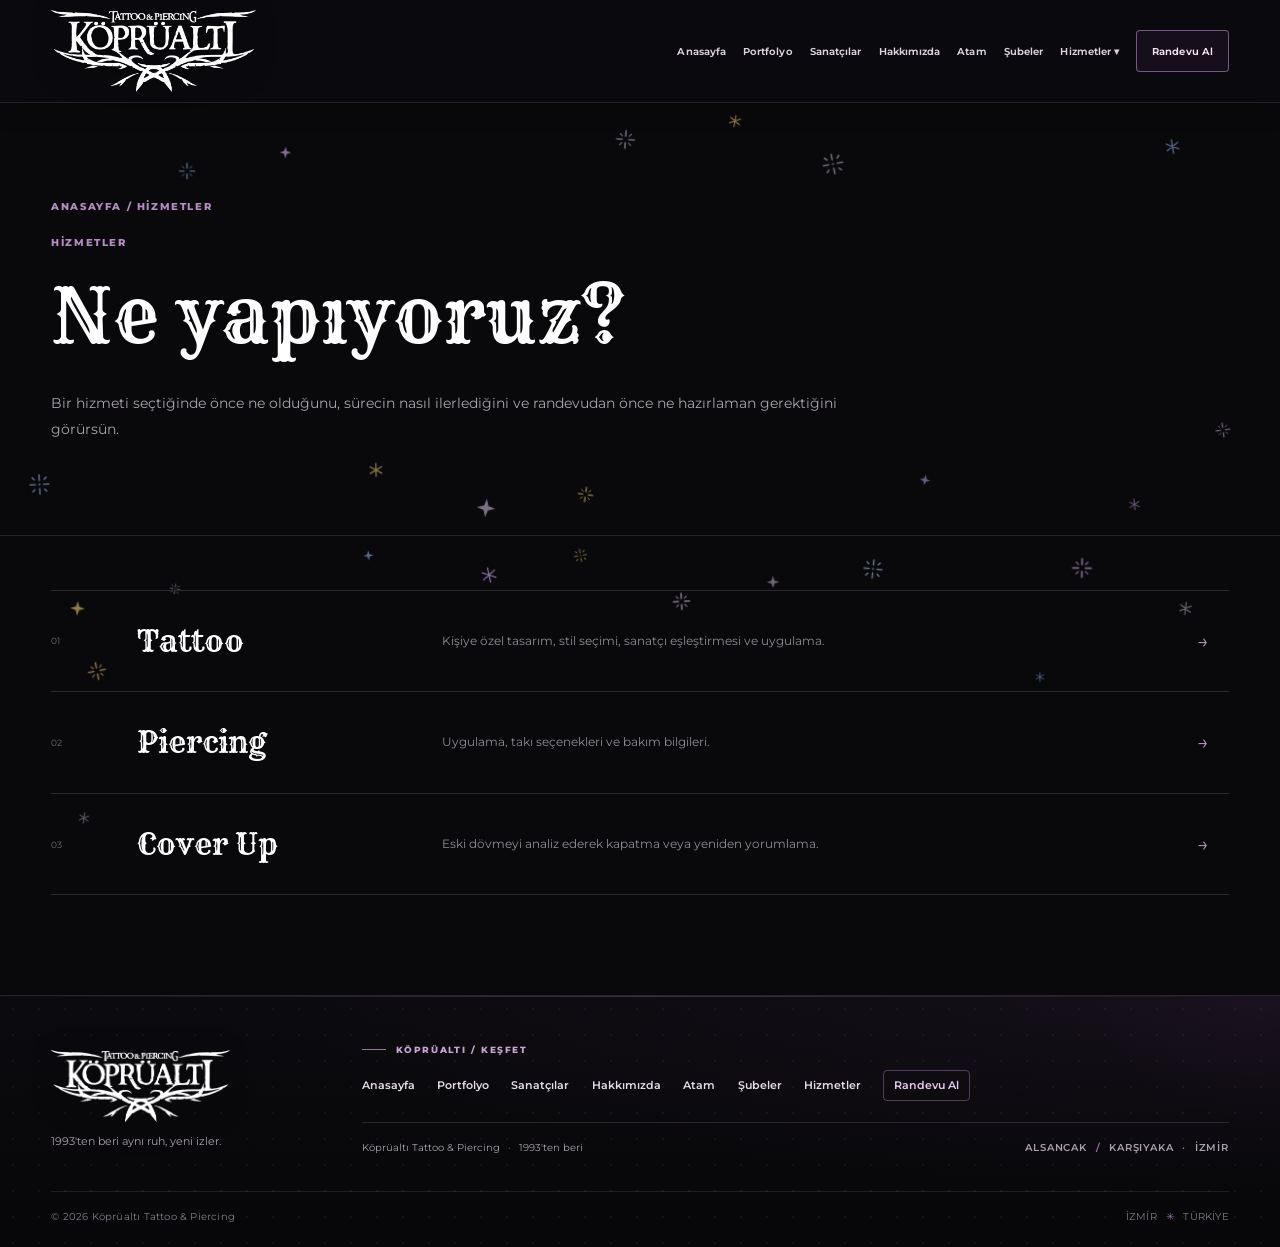
<file: services.html>
<!doctype html><html lang="tr"><head><meta charset="utf-8"><meta name="viewport" content="width=device-width,initial-scale=1"><meta name="theme-color" content="#09090b"><title>Hizmetler — Köprüaltı Tattoo & Piercing</title><link rel="preconnect" href="https://fonts.googleapis.com"><link rel="preconnect" href="https://fonts.gstatic.com" crossorigin><link href="https://fonts.googleapis.com/css2?family=Montserrat:wght@400;500;600;700;800&family=Rye&display=swap" rel="stylesheet"><link rel="stylesheet" href="css/style.css"><link rel="stylesheet" href="css/polish-september.css"><link rel="stylesheet" href="css/design-v33.css"><link rel="stylesheet" href="css/footer-v37.css"><link rel="stylesheet" href="css/header-v38.css"><link rel="stylesheet" href="css/ambient-v40.css"><link rel="stylesheet" href="css/tipografi-v44.css"><link rel="stylesheet" href="css/fix-v45.css">
<link rel="stylesheet" href="css/doodles-v50.css?v=58-3"><link rel="stylesheet" href="css/hizmetler-font-v52.css"><link rel="stylesheet" href="css/portfolio-lightbox-v54.css"><link rel="stylesheet" href="css/final-responsive-v56.css"></head><body class=""><div class="top"></div><header class="header header-v38"><div class="container head"><a class="brand" href="index.html" aria-label="KöprüAltı ana sayfa"><span class="brand-logo-crop"><img src="assets/koprualti-original-logo.png" alt="KöprüAltı Tattoo & Piercing"></span></a><button class="mobile" type="button" aria-expanded="false" aria-controls="site-main-nav">MENÜ</button><nav class="nav" id="site-main-nav" aria-label="Ana menü"><a class="" href="index.html">Anasayfa</a><a class="" href="portfolio.html">Portfolyo</a><a class="" href="artists.html">Sanatçılar</a><a class="" href="about.html">Hakkımızda</a><a class="" href="ataturk.html">Atam</a><a class="" href="studios.html">Şubeler</a><div class="dd"><button type="button" aria-expanded="false" aria-haspopup="true">Hizmetler ▾</button><div class="ddmenu"><a href="services.html">Tüm Hizmetler</a><a href="services.html#tattoo">Tattoo</a><a href="services.html#piercing">Piercing</a><a href="services.html#coverup">Cover-Up</a></div></div><a class="cta-link " href="appointment.html">Randevu Al</a></nav></div></header><main class="services-page"><section class="pagehero"><div class="container"><div class="crumb">ANASAYFA / HİZMETLER</div><div class="eyebrow">HİZMETLER</div><h1>Ne yapıyoruz?</h1><p>Bir hizmeti seçtiğinde önce ne olduğunu, sürecin nasıl ilerlediğini ve randevudan önce ne hazırlaman gerektiğini görürsün.</p></div></section><section class="service-list"><article id="tattoo" class="service-row reveal"><button class="service-trigger" type="button" aria-controls="service-tattoo-detail" aria-expanded="false"><span class="num">01</span><strong>Tattoo</strong><span class="summary">Kişiye özel tasarım, stil seçimi, sanatçı eşleştirmesi ve uygulama.</span><span class="arrow">→</span></button><div id="service-tattoo-detail" class="service-detail" inert><figure class="service-visual"><img src="assets/work1.jpg" alt="Stüdyo duvarından arşiv fotoğrafı" loading="lazy" decoding="async" data-lightbox-image role="button" tabindex="0" aria-label="Stüdyo duvarından arşiv fotoğrafını büyüt"><figcaption>Stüdyo arşivi · temsili</figcaption></figure><div class="service-copy"><div class="eyebrow">TATTOO / DETAY</div><h3>Fikirden uygulamaya.</h3><p>Tattoo yalnızca bir görseli ten üzerine aktarmak değil; fikrin, yerleşimin, ölçünün ve stilin birlikte netleştiği bir süreç.</p><ul><li>Referans veya fikir üzerinden ön görüşme</li><li>Stil ve sanatçı eşleştirmesi</li><li>Yerleşim / ölçü / kompozisyon değerlendirmesi</li><li>Uygulama sonrası bakım yönlendirmesi</li></ul><div class="service-actions"><a class="btn purple" href="appointment.html?service=tattoo">Tattoo Randevusu</a><a class="btn outline" href="portfolio.html">İşleri Gör</a></div></div></div></article><article id="piercing" class="service-row reveal d1"><button class="service-trigger" type="button" aria-controls="service-piercing-detail" aria-expanded="false"><span class="num">02</span><strong>Piercing</strong><span class="summary">Uygulama, takı seçenekleri ve bakım bilgileri.</span><span class="arrow">→</span></button><div id="service-piercing-detail" class="service-detail" inert><figure class="service-visual"><img src="assets/studio2.jpg" alt="Piercing açıklaması için geçici stüdyo fotoğrafı" loading="lazy" decoding="async" data-lightbox-image role="button" tabindex="0" aria-label="Piercing açıklaması için geçici stüdyo fotoğrafı görselini büyüt"><figcaption>Stüdyo arşivi · geçici görsel</figcaption></figure><div class="service-copy"><div class="eyebrow">PIERCING / DETAY</div><h3>Uygulama kadar bakım da önemli.</h3><p>Piercing sürecinde işlem türü, uygun takı, yerleşim ve bakım adımları birlikte değerlendirilir. Uygulamadan önce beklentiler netleştirilir, sonrasında bakım bilgileri paylaşılır.</p><ul><li>Piercing türü ve yerleşim seçimi</li><li>Takı alternatifleri</li><li>İyileşme sürecine dair temel bilgilendirme</li><li>Bakım ve kontrol yönlendirmesi</li></ul><div class="service-actions"><a class="btn purple" href="appointment.html?service=piercing">Piercing Randevusu</a></div></div></div></article><article id="coverup" class="service-row reveal d2"><button class="service-trigger" type="button" aria-controls="service-coverup-detail" aria-expanded="false"><span class="num">03</span><strong>Cover Up</strong><span class="summary">Eski dövmeyi analiz ederek kapatma veya yeniden yorumlama.</span><span class="arrow">→</span></button><div id="service-coverup-detail" class="service-detail" inert><figure class="service-visual"><img src="assets/work4.jpg" alt="Stüdyo duvarındaki çizimler" loading="lazy" decoding="async" data-lightbox-image role="button" tabindex="0" aria-label="Stüdyo duvarındaki çizimleri büyüt"><figcaption>Stüdyo arşivi · temsili</figcaption></figure><div class="service-copy"><div class="eyebrow">COVER-UP / DETAY</div><h3>Her eski dövme aynı şekilde kapanmaz.</h3><p>İlk adım mevcut dövmeyi görmek. Renk yoğunluğu, boyut, konum ve yeni tasarımın ne kadar serbest hareket edebileceği değerlendirilir.</p><ul><li>Mevcut dövmenin fotoğrafla değerlendirilmesi</li><li>Kapatılabilir alan ve tasarım sınırları</li><li>Yeni tasarım için yönlendirme</li><li>Gerekirse yüz yüze ön görüşme</li></ul><div class="service-actions"><a class="btn purple" href="appointment.html?service=coverup">Cover-Up Görüşmesi</a></div></div></div></article></section></main><footer class="footer footer-classic footer-v37" aria-label="Site alt bilgisi">
  <div class="container footer-v37-top">
    <div class="footer-v37-identity">
      <img src="assets/koprualti-original-logo.png" alt="Köprüaltı Tattoo &amp; Piercing" class="footer-v37-logo" loading="lazy">
      <p>1993'ten beri aynı ruh, yeni izler.</p>
    </div>
    <div class="footer-v37-panel">
      <div class="footer-v37-kicker"><span class="footer-v37-dash"></span> KÖPRÜALTI / KEŞFET</div>
      <nav class="footer-v37-nav" aria-label="Footer menüsü">
          <a href="index.html">Anasayfa</a>
          <a href="portfolio.html">Portfolyo</a>
          <a href="artists.html">Sanatçılar</a>
          <a href="about.html">Hakkımızda</a>
          <a href="ataturk.html">Atam</a>
          <a href="studios.html">Şubeler</a>
          <a href="services.html">Hizmetler</a>
          <a href="appointment.html" class="footer-v37-appointment">Randevu Al</a>
      </nav>
      <div class="footer-v37-details">
        <span>Köprüaltı Tattoo &amp; Piercing <em>·</em> 1993'ten beri</span>
        <span>ALSANCAK <em>/</em> KARŞIYAKA <em>·</em> İZMİR</span>
      </div>
    </div>
  </div>
  <div class="container footer-v37-bottom">
    <span>© 2026 Köprüaltı Tattoo &amp; Piercing</span>
    <span>İZMİR <i aria-hidden="true">✳</i> TÜRKİYE</span>
  </div>
</footer><script src="js/app.js"></script>

<script defer src="js/lightbox-v54.js"></script>
<script defer src="js/doodles-v50.js?v=58-3"></script></body></html>
</file>
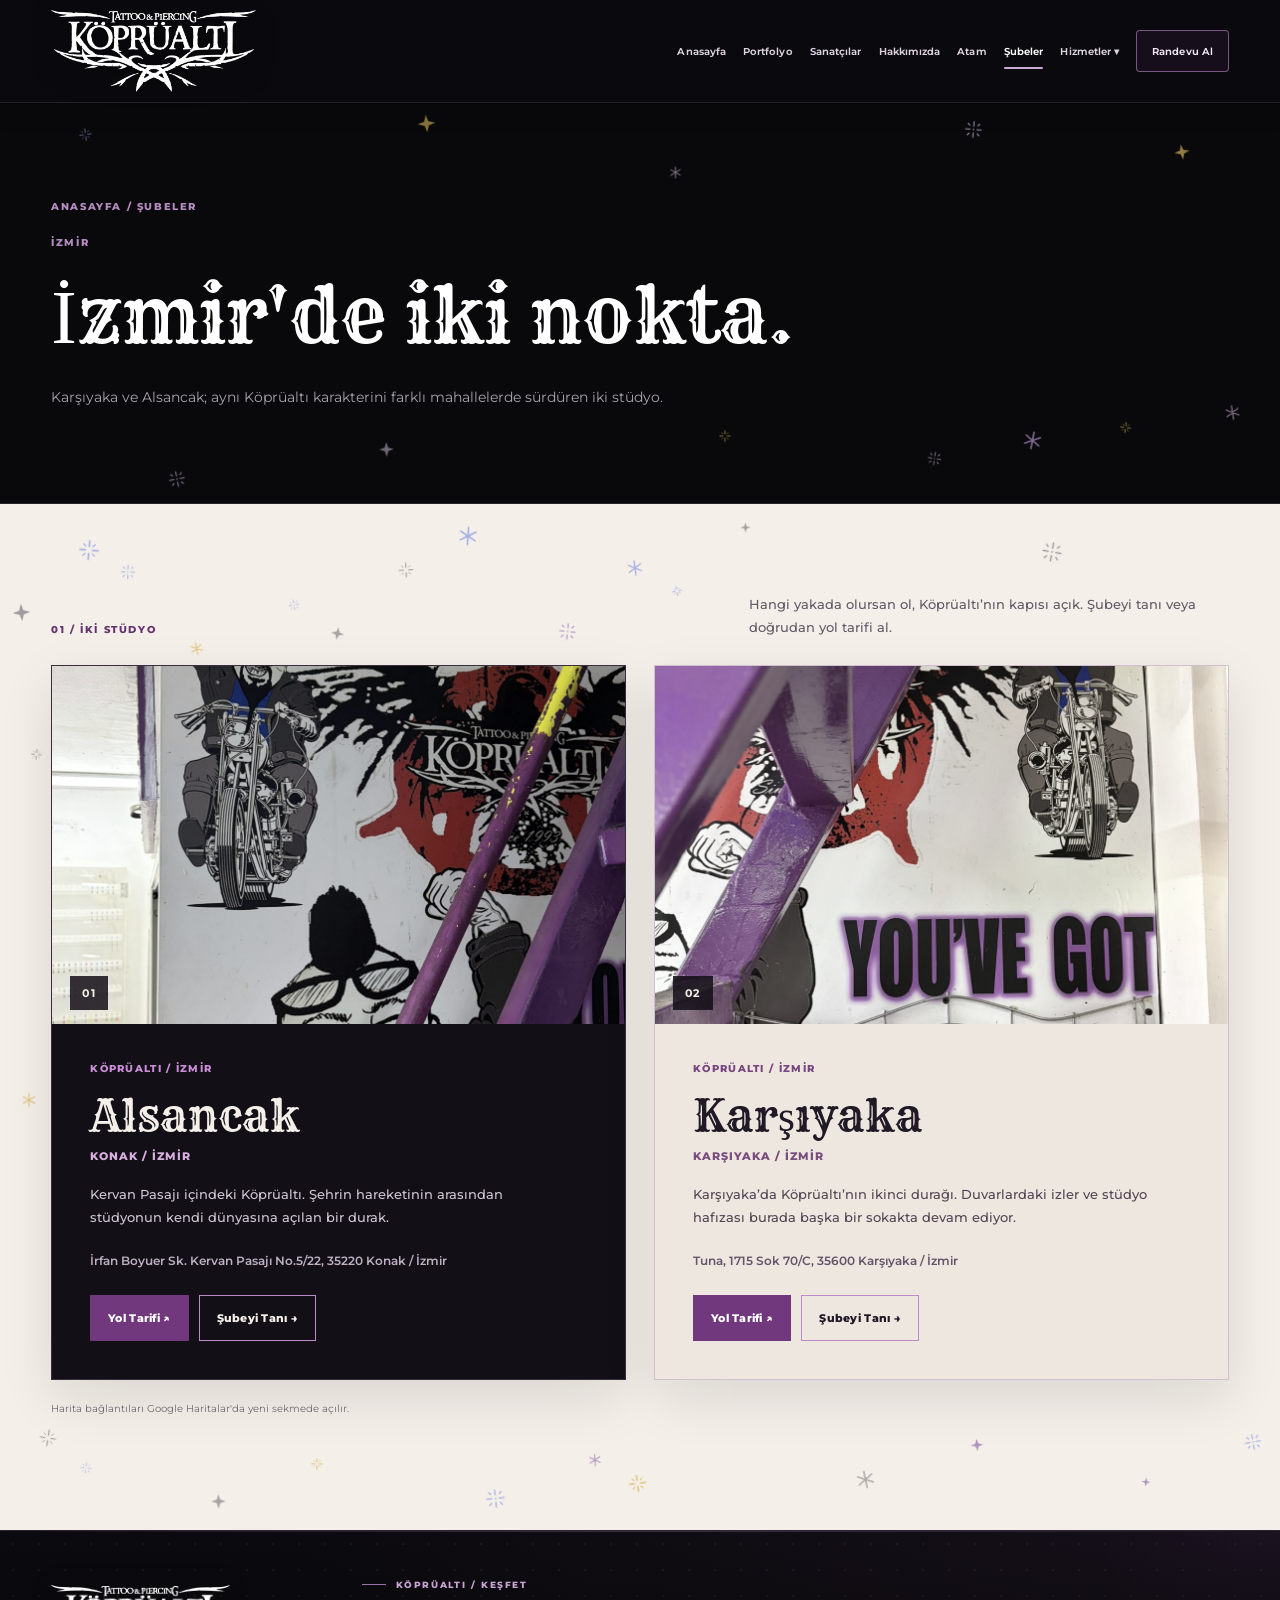
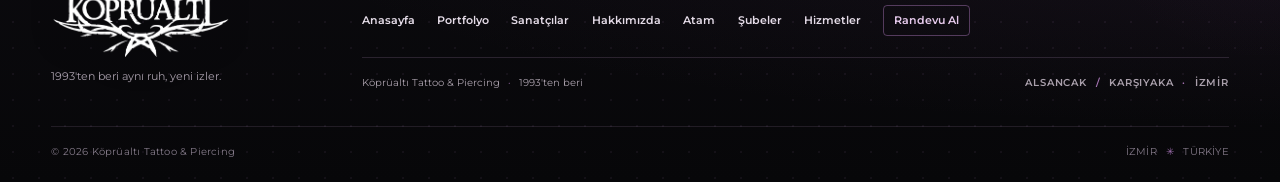
<file: studios.html>
<!doctype html><html lang="tr"><head><meta charset="utf-8"><meta name="viewport" content="width=device-width,initial-scale=1"><meta name="theme-color" content="#09090b"><title>Şubeler — Köprüaltı Tattoo & Piercing</title><link rel="preconnect" href="https://fonts.googleapis.com"><link rel="preconnect" href="https://fonts.gstatic.com" crossorigin><link href="https://fonts.googleapis.com/css2?family=Montserrat:wght@400;500;600;700;800&family=Rye&display=swap" rel="stylesheet"><link rel="stylesheet" href="css/style.css"><link rel="stylesheet" href="css/polish-september.css"><link rel="stylesheet" href="css/design-v33.css"><link rel="stylesheet" href="css/footer-v37.css"><link rel="stylesheet" href="css/header-v38.css"><link rel="stylesheet" href="css/ambient-v40.css"><link rel="stylesheet" href="css/tipografi-v44.css"><link rel="stylesheet" href="css/fix-v45.css">
<link rel="stylesheet" href="css/doodles-v50.css?v=58-3"><link rel="stylesheet" href="css/basliklar-rye-v53.css"><link rel="stylesheet" href="css/portfolio-lightbox-v54.css"><link rel="stylesheet" href="css/branches-v55.css"><link rel="stylesheet" href="css/final-responsive-v56.css"></head><body class="studios-page-view"><div class="top"></div><header class="header header-v38"><div class="container head"><a class="brand" href="index.html" aria-label="KöprüAltı ana sayfa"><span class="brand-logo-crop"><img src="assets/koprualti-original-logo.png" alt="KöprüAltı Tattoo & Piercing"></span></a><button class="mobile" type="button" aria-expanded="false" aria-controls="site-main-nav">MENÜ</button><nav class="nav" id="site-main-nav" aria-label="Ana menü"><a class="" href="index.html">Anasayfa</a><a class="" href="portfolio.html">Portfolyo</a><a class="" href="artists.html">Sanatçılar</a><a class="" href="about.html">Hakkımızda</a><a href="ataturk.html">Atam</a><a class="active" href="studios.html">Şubeler</a><div class="dd"><button type="button" aria-expanded="false" aria-haspopup="true">Hizmetler ▾</button><div class="ddmenu"><a href="services.html">Tüm Hizmetler</a><a href="services.html#tattoo">Tattoo</a><a href="services.html#piercing">Piercing</a><a href="services.html#coverup">Cover-Up</a></div></div><a class="cta-link " href="appointment.html">Randevu Al</a></nav></div></header><main><section class="pagehero"><div class="container"><div class="crumb">ANASAYFA / ŞUBELER</div><div class="eyebrow">İZMİR</div><h1>İzmir'de iki nokta.</h1><p>Karşıyaka ve Alsancak; aynı Köprüaltı karakterini farklı mahallelerde sürdüren iki stüdyo.</p></div></section><section class="studios-page studios-v55"><div class="container">
  <div class="branch-section-head"><div class="eyebrow">01 / İKİ STÜDYO</div><p>Hangi yakada olursan ol, Köprüaltı’nın kapısı açık. Şubeyi tanı veya doğrudan yol tarifi al.</p></div>
  <div class="branch-grid"><article class="branch-card branch-card--alsancak reveal" aria-labelledby="branch-card-alsancak">
  <div class="branch-card-image"><img src="assets/studio1.jpg" alt="Köprüaltı stüdyosunun duvar fotoğrafı" loading="lazy" decoding="async" data-lightbox-image role="button" tabindex="0" aria-label="Alsancak stüdyo fotoğrafını büyüt" data-title="Alsancak / stüdyo" data-type="Stüdyo arşivi"><span class="branch-card-number" aria-hidden="true">01</span></div>
  <div class="branch-card-content"><span class="branch-kicker">KÖPRÜALTI / İZMİR</span><h2 id="branch-card-alsancak">Alsancak</h2><p class="branch-location">Konak / İzmir</p><p class="branch-description">Kervan Pasajı içindeki Köprüaltı. Şehrin hareketinin arasından stüdyonun kendi dünyasına açılan bir durak.</p><address>İrfan Boyuer Sk. Kervan Pasajı No.5/22, 35220 Konak / İzmir</address>
  <div class="branch-actions"><a class="branch-action branch-action--filled" href="https://www.google.com/maps/search/?api=1&query=K%C3%B6pr%C3%BCalt%C4%B1%20Tattoo%20%26%20Piercing%2C%20Alsancak%2C%20%C4%B0rfan%20Boyuer%20Sk.%20Kervan%20Pasaj%C4%B1%20No.5/22%2C%2035220%20Konak/%C4%B0zmir" target="_blank" rel="noopener noreferrer" aria-label="Alsancak yol tarifini Google Haritalar'da aç">Yol Tarifi ↗</a><a class="branch-action branch-action--outline" href="sube-alsancak.html">Şubeyi Tanı →</a></div></div>
</article><article class="branch-card branch-card--karsiyaka reveal" aria-labelledby="branch-card-karsiyaka">
  <div class="branch-card-image"><img src="assets/studio2.jpg" alt="Köprüaltı stüdyosunun iç mekân fotoğrafı" loading="lazy" decoding="async" data-lightbox-image role="button" tabindex="0" aria-label="Karşıyaka stüdyo fotoğrafını büyüt" data-title="Karşıyaka / stüdyo" data-type="Stüdyo arşivi"><span class="branch-card-number" aria-hidden="true">02</span></div>
  <div class="branch-card-content"><span class="branch-kicker">KÖPRÜALTI / İZMİR</span><h2 id="branch-card-karsiyaka">Karşıyaka</h2><p class="branch-location">Karşıyaka / İzmir</p><p class="branch-description">Karşıyaka’da Köprüaltı’nın ikinci durağı. Duvarlardaki izler ve stüdyo hafızası burada başka bir sokakta devam ediyor.</p><address>Tuna, 1715 Sok 70/C, 35600 Karşıyaka / İzmir</address>
  <div class="branch-actions"><a class="branch-action branch-action--filled" href="https://www.google.com/maps/search/?api=1&query=K%C3%B6pr%C3%BCalt%C4%B1%20Tattoo%2C%20Tuna%2C%201715%20Sok%2070/C%2C%2035600%20Kar%C5%9F%C4%B1yaka/%C4%B0zmir" target="_blank" rel="noopener noreferrer" aria-label="Karşıyaka yol tarifini Google Haritalar'da aç">Yol Tarifi ↗</a><a class="branch-action branch-action--outline" href="sube-karsiyaka.html">Şubeyi Tanı →</a></div></div>
</article></div>
  <p class="branch-map-note">Harita bağlantıları Google Haritalar'da yeni sekmede açılır.</p>
</div></section></main><footer class="footer footer-classic footer-v37" aria-label="Site alt bilgisi">
  <div class="container footer-v37-top">
    <div class="footer-v37-identity">
      <img src="assets/koprualti-original-logo.png" alt="Köprüaltı Tattoo &amp; Piercing" class="footer-v37-logo" loading="lazy">
      <p>1993'ten beri aynı ruh, yeni izler.</p>
    </div>
    <div class="footer-v37-panel">
      <div class="footer-v37-kicker"><span class="footer-v37-dash"></span> KÖPRÜALTI / KEŞFET</div>
      <nav class="footer-v37-nav" aria-label="Footer menüsü">
          <a href="index.html">Anasayfa</a>
          <a href="portfolio.html">Portfolyo</a>
          <a href="artists.html">Sanatçılar</a>
          <a href="about.html">Hakkımızda</a>
          <a href="ataturk.html">Atam</a>
          <a href="studios.html">Şubeler</a>
          <a href="services.html">Hizmetler</a>
          <a href="appointment.html" class="footer-v37-appointment">Randevu Al</a>
      </nav>
      <div class="footer-v37-details">
        <span>Köprüaltı Tattoo &amp; Piercing <em>·</em> 1993'ten beri</span>
        <span>ALSANCAK <em>/</em> KARŞIYAKA <em>·</em> İZMİR</span>
      </div>
    </div>
  </div>
  <div class="container footer-v37-bottom">
    <span>© 2026 Köprüaltı Tattoo &amp; Piercing</span>
    <span>İZMİR <i aria-hidden="true">✳</i> TÜRKİYE</span>
  </div>
</footer><script src="js/app.js"></script>

<script defer src="js/lightbox-v54.js"></script>
<script defer src="js/doodles-v50.js?v=58-3"></script></body></html>
</file>
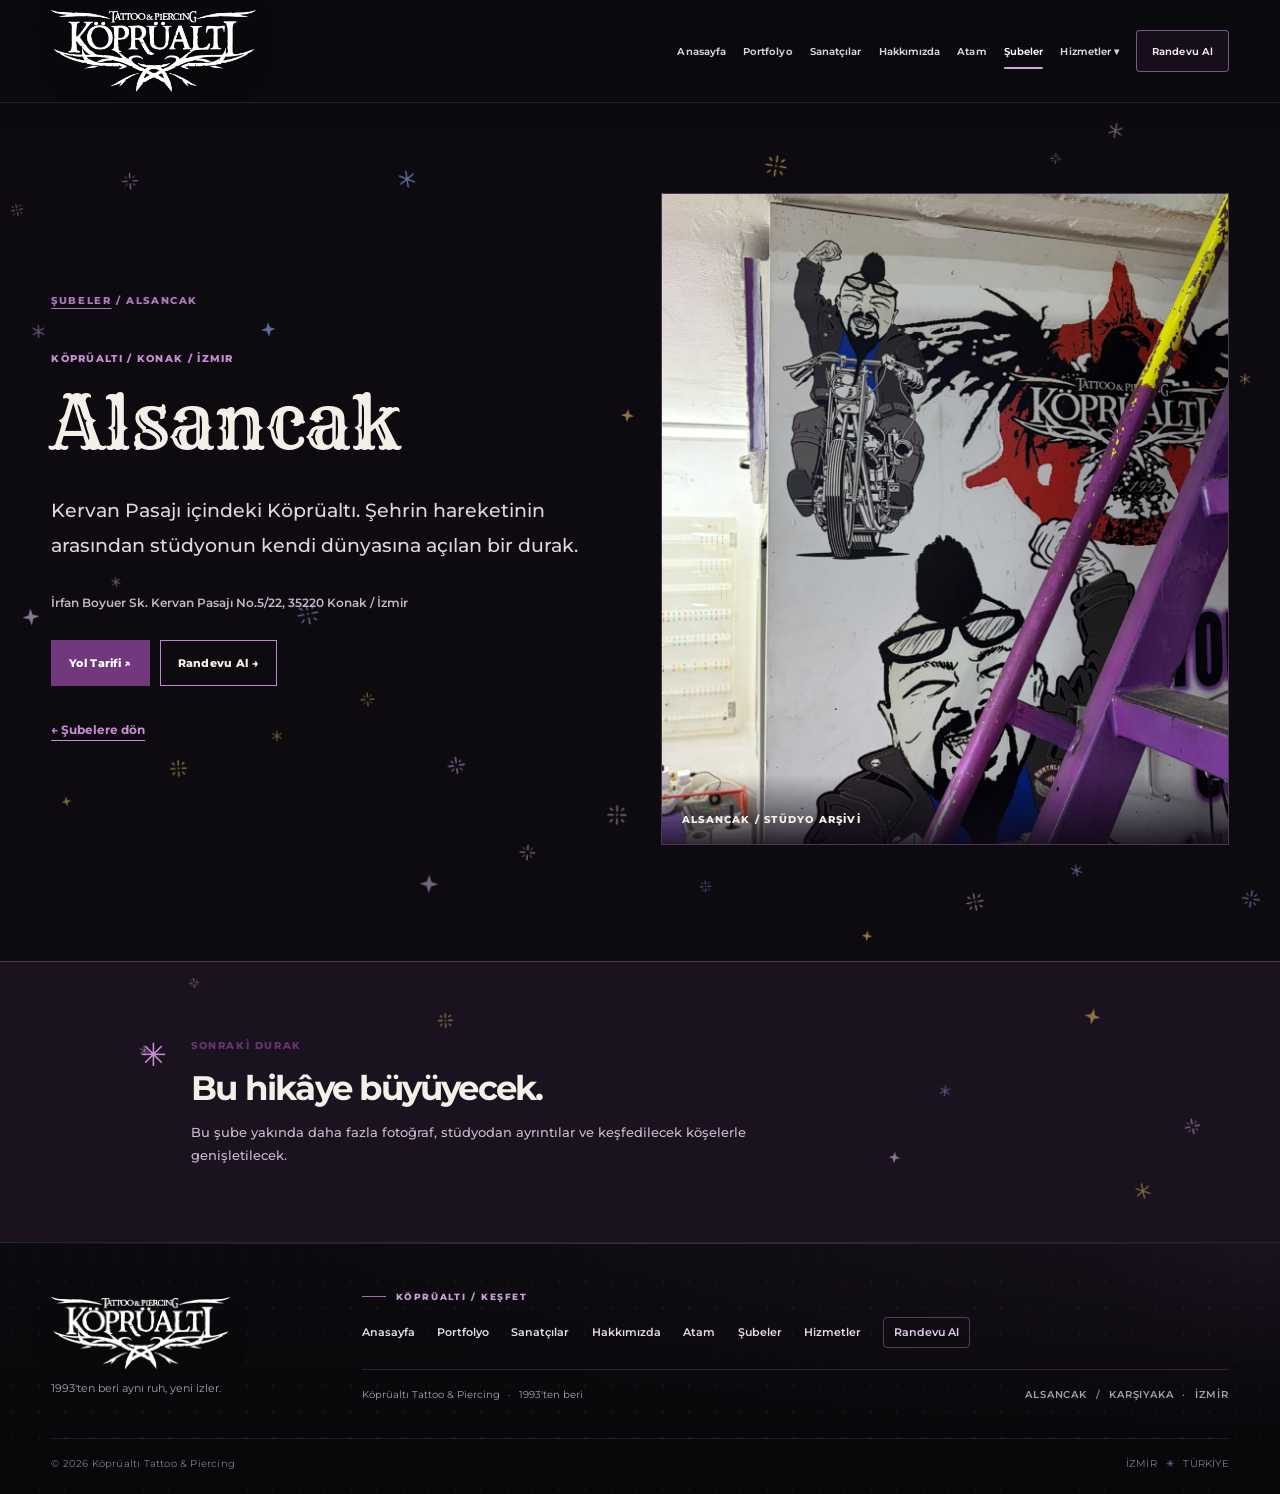
<file: sube-alsancak.html>
<!doctype html><html lang="tr"><head><meta charset="utf-8"><meta name="viewport" content="width=device-width,initial-scale=1"><meta name="theme-color" content="#09090b"><title>Alsancak — Köprüaltı Tattoo & Piercing</title><link rel="preconnect" href="https://fonts.googleapis.com"><link rel="preconnect" href="https://fonts.gstatic.com" crossorigin><link href="https://fonts.googleapis.com/css2?family=Montserrat:wght@400;500;600;700;800&family=Rye&display=swap" rel="stylesheet"><link rel="stylesheet" href="css/style.css"><link rel="stylesheet" href="css/polish-september.css"><link rel="stylesheet" href="css/design-v33.css"><link rel="stylesheet" href="css/footer-v37.css"><link rel="stylesheet" href="css/header-v38.css"><link rel="stylesheet" href="css/ambient-v40.css"><link rel="stylesheet" href="css/tipografi-v44.css"><link rel="stylesheet" href="css/fix-v45.css">
<link rel="stylesheet" href="css/doodles-v50.css?v=58-3"><link rel="stylesheet" href="css/basliklar-rye-v53.css"><link rel="stylesheet" href="css/portfolio-lightbox-v54.css"><link rel="stylesheet" href="css/branches-v55.css"><link rel="stylesheet" href="css/final-responsive-v56.css"></head><body class="branch-page branch-page--alsancak"><div class="top"></div><header class="header header-v38"><div class="container head"><a class="brand" href="index.html" aria-label="KöprüAltı ana sayfa"><span class="brand-logo-crop"><img src="assets/koprualti-original-logo.png" alt="KöprüAltı Tattoo & Piercing"></span></a><button class="mobile" type="button" aria-expanded="false" aria-controls="site-main-nav">MENÜ</button><nav class="nav" id="site-main-nav" aria-label="Ana menü"><a class="" href="index.html">Anasayfa</a><a class="" href="portfolio.html">Portfolyo</a><a class="" href="artists.html">Sanatçılar</a><a class="" href="about.html">Hakkımızda</a><a href="ataturk.html">Atam</a><a class="active" href="studios.html">Şubeler</a><div class="dd"><button type="button" aria-expanded="false" aria-haspopup="true">Hizmetler ▾</button><div class="ddmenu"><a href="services.html">Tüm Hizmetler</a><a href="services.html#tattoo">Tattoo</a><a href="services.html#piercing">Piercing</a><a href="services.html#coverup">Cover-Up</a></div></div><a class="cta-link " href="appointment.html">Randevu Al</a></nav></div></header><main data-studio="alsancak">
<section class="branch-intro"><div class="container branch-intro-grid"><div class="branch-intro-copy">
  <div class="crumb"><a href="studios.html">ŞUBELER</a> / ALSANCAK</div><span class="branch-kicker">KÖPRÜALTI / KONAK / İZMIR</span><h1>Alsancak</h1>
  <p class="branch-lead">Kervan Pasajı içindeki Köprüaltı. Şehrin hareketinin arasından stüdyonun kendi dünyasına açılan bir durak.</p><address>İrfan Boyuer Sk. Kervan Pasajı No.5/22, 35220 Konak / İzmir</address>
  <div class="branch-actions"><a class="branch-action branch-action--filled" href="https://www.google.com/maps/search/?api=1&query=K%C3%B6pr%C3%BCalt%C4%B1%20Tattoo%20%26%20Piercing%2C%20Alsancak%2C%20%C4%B0rfan%20Boyuer%20Sk.%20Kervan%20Pasaj%C4%B1%20No.5/22%2C%2035220%20Konak/%C4%B0zmir" target="_blank" rel="noopener noreferrer">Yol Tarifi ↗</a><a class="branch-action branch-action--outline" href="appointment.html?branch=Alsancak">Randevu Al →</a></div>
  <a class="branch-back" href="studios.html">← Şubelere dön</a>
</div><figure class="branch-intro-photo"><img src="assets/studio1.jpg" alt="Köprüaltı stüdyosunun duvar fotoğrafı" data-lightbox-image role="button" tabindex="0" aria-label="Alsancak stüdyo fotoğrafını büyüt" data-title="Alsancak / stüdyo" data-type="Stüdyo arşivi"><figcaption>ALSANCAK / STÜDYO ARŞİVİ</figcaption></figure></div></section>
<section class="branch-future"><div class="container"><span aria-hidden="true">✳</span><div><div class="eyebrow">SONRAKİ DURAK</div><h2>Bu hikâye büyüyecek.</h2><p>Bu şube yakında daha fazla fotoğraf, stüdyodan ayrıntılar ve keşfedilecek köşelerle genişletilecek.</p></div></div></section>
</main><footer class="footer footer-classic footer-v37" aria-label="Site alt bilgisi">
  <div class="container footer-v37-top">
    <div class="footer-v37-identity">
      <img src="assets/koprualti-original-logo.png" alt="Köprüaltı Tattoo &amp; Piercing" class="footer-v37-logo" loading="lazy">
      <p>1993'ten beri aynı ruh, yeni izler.</p>
    </div>
    <div class="footer-v37-panel">
      <div class="footer-v37-kicker"><span class="footer-v37-dash"></span> KÖPRÜALTI / KEŞFET</div>
      <nav class="footer-v37-nav" aria-label="Footer menüsü">
          <a href="index.html">Anasayfa</a>
          <a href="portfolio.html">Portfolyo</a>
          <a href="artists.html">Sanatçılar</a>
          <a href="about.html">Hakkımızda</a>
          <a href="ataturk.html">Atam</a>
          <a href="studios.html">Şubeler</a>
          <a href="services.html">Hizmetler</a>
          <a href="appointment.html" class="footer-v37-appointment">Randevu Al</a>
      </nav>
      <div class="footer-v37-details">
        <span>Köprüaltı Tattoo &amp; Piercing <em>·</em> 1993'ten beri</span>
        <span>ALSANCAK <em>/</em> KARŞIYAKA <em>·</em> İZMİR</span>
      </div>
    </div>
  </div>
  <div class="container footer-v37-bottom">
    <span>© 2026 Köprüaltı Tattoo &amp; Piercing</span>
    <span>İZMİR <i aria-hidden="true">✳</i> TÜRKİYE</span>
  </div>
</footer><script src="js/app.js"></script>

<script defer src="js/lightbox-v54.js"></script>
<script defer src="js/doodles-v50.js?v=58-3"></script></body></html>
</file>
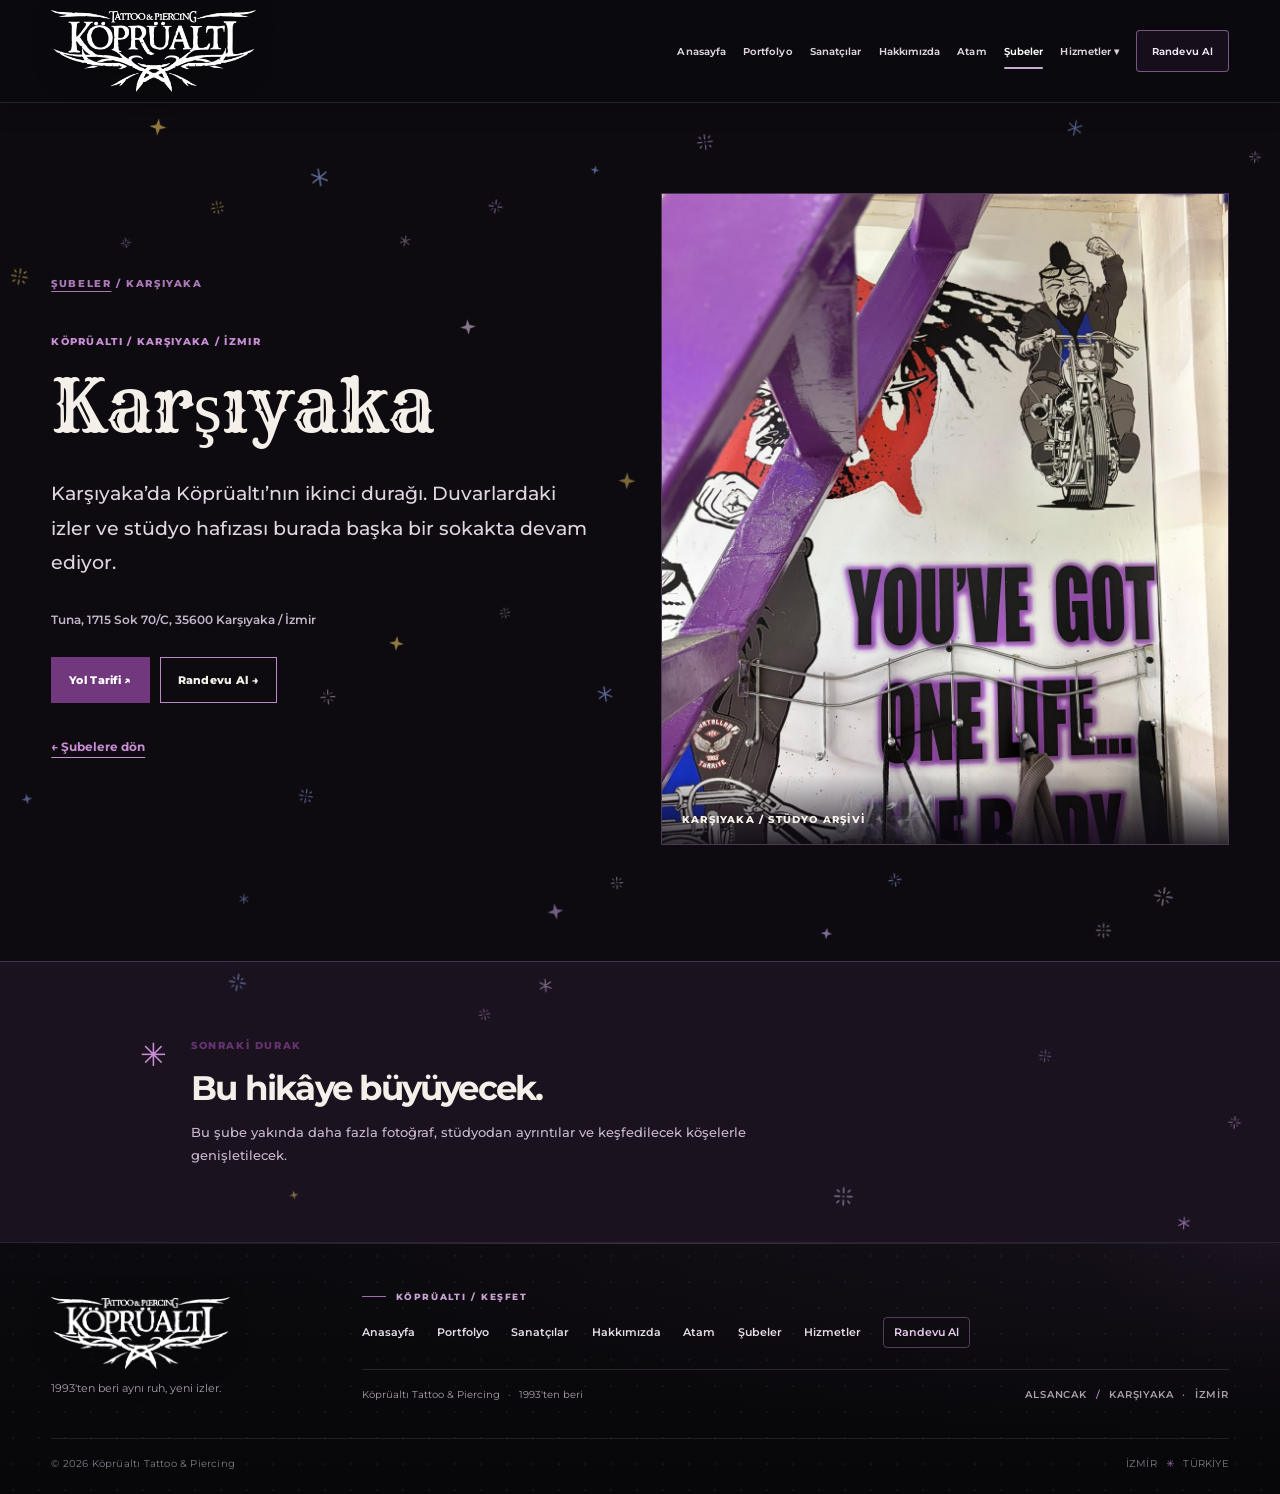
<file: sube-karsiyaka.html>
<!doctype html><html lang="tr"><head><meta charset="utf-8"><meta name="viewport" content="width=device-width,initial-scale=1"><meta name="theme-color" content="#09090b"><title>Karşıyaka — Köprüaltı Tattoo & Piercing</title><link rel="preconnect" href="https://fonts.googleapis.com"><link rel="preconnect" href="https://fonts.gstatic.com" crossorigin><link href="https://fonts.googleapis.com/css2?family=Montserrat:wght@400;500;600;700;800&family=Rye&display=swap" rel="stylesheet"><link rel="stylesheet" href="css/style.css"><link rel="stylesheet" href="css/polish-september.css"><link rel="stylesheet" href="css/design-v33.css"><link rel="stylesheet" href="css/footer-v37.css"><link rel="stylesheet" href="css/header-v38.css"><link rel="stylesheet" href="css/ambient-v40.css"><link rel="stylesheet" href="css/tipografi-v44.css"><link rel="stylesheet" href="css/fix-v45.css">
<link rel="stylesheet" href="css/doodles-v50.css?v=58-3"><link rel="stylesheet" href="css/basliklar-rye-v53.css"><link rel="stylesheet" href="css/portfolio-lightbox-v54.css"><link rel="stylesheet" href="css/branches-v55.css"><link rel="stylesheet" href="css/final-responsive-v56.css"></head><body class="branch-page branch-page--karsiyaka"><div class="top"></div><header class="header header-v38"><div class="container head"><a class="brand" href="index.html" aria-label="KöprüAltı ana sayfa"><span class="brand-logo-crop"><img src="assets/koprualti-original-logo.png" alt="KöprüAltı Tattoo & Piercing"></span></a><button class="mobile" type="button" aria-expanded="false" aria-controls="site-main-nav">MENÜ</button><nav class="nav" id="site-main-nav" aria-label="Ana menü"><a class="" href="index.html">Anasayfa</a><a class="" href="portfolio.html">Portfolyo</a><a class="" href="artists.html">Sanatçılar</a><a class="" href="about.html">Hakkımızda</a><a href="ataturk.html">Atam</a><a class="active" href="studios.html">Şubeler</a><div class="dd"><button type="button" aria-expanded="false" aria-haspopup="true">Hizmetler ▾</button><div class="ddmenu"><a href="services.html">Tüm Hizmetler</a><a href="services.html#tattoo">Tattoo</a><a href="services.html#piercing">Piercing</a><a href="services.html#coverup">Cover-Up</a></div></div><a class="cta-link " href="appointment.html">Randevu Al</a></nav></div></header><main data-studio="karsiyaka">
<section class="branch-intro"><div class="container branch-intro-grid"><div class="branch-intro-copy">
  <div class="crumb"><a href="studios.html">ŞUBELER</a> / KARŞIYAKA</div><span class="branch-kicker">KÖPRÜALTI / KARŞIYAKA / İZMIR</span><h1>Karşıyaka</h1>
  <p class="branch-lead">Karşıyaka’da Köprüaltı’nın ikinci durağı. Duvarlardaki izler ve stüdyo hafızası burada başka bir sokakta devam ediyor.</p><address>Tuna, 1715 Sok 70/C, 35600 Karşıyaka / İzmir</address>
  <div class="branch-actions"><a class="branch-action branch-action--filled" href="https://www.google.com/maps/search/?api=1&query=K%C3%B6pr%C3%BCalt%C4%B1%20Tattoo%2C%20Tuna%2C%201715%20Sok%2070/C%2C%2035600%20Kar%C5%9F%C4%B1yaka/%C4%B0zmir" target="_blank" rel="noopener noreferrer">Yol Tarifi ↗</a><a class="branch-action branch-action--outline" href="appointment.html?branch=Karşıyaka">Randevu Al →</a></div>
  <a class="branch-back" href="studios.html">← Şubelere dön</a>
</div><figure class="branch-intro-photo"><img src="assets/studio2.jpg" alt="Köprüaltı stüdyosunun iç mekân fotoğrafı" data-lightbox-image role="button" tabindex="0" aria-label="Karşıyaka stüdyo fotoğrafını büyüt" data-title="Karşıyaka / stüdyo" data-type="Stüdyo arşivi"><figcaption>KARŞIYAKA / STÜDYO ARŞİVİ</figcaption></figure></div></section>
<section class="branch-future"><div class="container"><span aria-hidden="true">✳</span><div><div class="eyebrow">SONRAKİ DURAK</div><h2>Bu hikâye büyüyecek.</h2><p>Bu şube yakında daha fazla fotoğraf, stüdyodan ayrıntılar ve keşfedilecek köşelerle genişletilecek.</p></div></div></section>
</main><footer class="footer footer-classic footer-v37" aria-label="Site alt bilgisi">
  <div class="container footer-v37-top">
    <div class="footer-v37-identity">
      <img src="assets/koprualti-original-logo.png" alt="Köprüaltı Tattoo &amp; Piercing" class="footer-v37-logo" loading="lazy">
      <p>1993'ten beri aynı ruh, yeni izler.</p>
    </div>
    <div class="footer-v37-panel">
      <div class="footer-v37-kicker"><span class="footer-v37-dash"></span> KÖPRÜALTI / KEŞFET</div>
      <nav class="footer-v37-nav" aria-label="Footer menüsü">
          <a href="index.html">Anasayfa</a>
          <a href="portfolio.html">Portfolyo</a>
          <a href="artists.html">Sanatçılar</a>
          <a href="about.html">Hakkımızda</a>
          <a href="ataturk.html">Atam</a>
          <a href="studios.html">Şubeler</a>
          <a href="services.html">Hizmetler</a>
          <a href="appointment.html" class="footer-v37-appointment">Randevu Al</a>
      </nav>
      <div class="footer-v37-details">
        <span>Köprüaltı Tattoo &amp; Piercing <em>·</em> 1993'ten beri</span>
        <span>ALSANCAK <em>/</em> KARŞIYAKA <em>·</em> İZMİR</span>
      </div>
    </div>
  </div>
  <div class="container footer-v37-bottom">
    <span>© 2026 Köprüaltı Tattoo &amp; Piercing</span>
    <span>İZMİR <i aria-hidden="true">✳</i> TÜRKİYE</span>
  </div>
</footer><script src="js/app.js"></script>

<script defer src="js/lightbox-v54.js"></script>
<script defer src="js/doodles-v50.js?v=58-3"></script></body></html>
</file>
<file: css/style.css>
:root{
  --purple:#6f347c;
  --purple-2:#9a4ab0;
  --purple-deep:#34133d;
  --ink:#09090b;
  --ink-2:#111116;
  --paper:#f3efe8;
  --paper-2:#faf8f4;
  --line:#2a2830;
  --line-light:#d6cfd6;
  --muted:#8f8994;
  --max:1360px;
  --pad:clamp(20px,4vw,64px);
  --sans:"Montserrat",Arial,sans-serif;
  --heritage:"Rye",Georgia,serif;
}
*{box-sizing:border-box}
html{scroll-behavior:smooth}
body{margin:0;background:var(--ink);color:#fff;font-family:var(--sans);-webkit-font-smoothing:antialiased}
body.lock{overflow:hidden}
a{color:inherit;text-decoration:none}
button,input,select,textarea{font:inherit}
button{color:inherit}
img{display:block;width:100%;height:100%;object-fit:cover}
:focus-visible{outline:2px solid var(--purple-2);outline-offset:4px}
.container,.wrap{width:min(var(--max),calc(100% - 2*var(--pad)));margin-inline:auto}
.section{padding:clamp(72px,8vw,116px) 0}
.eyebrow,.kick,.crumb{font-size:10px;line-height:1.2;letter-spacing:.18em;text-transform:uppercase;font-weight:800;color:var(--purple-2)}
.muted{color:var(--muted)}
.heritage{font-family:var(--heritage)}

/* intro */
.intro{position:fixed;inset:0;z-index:5000;background:#000;display:grid;place-items:center;transition:.6s ease}
.intro.hide{opacity:0;visibility:hidden}
.logo-intro-wrap{width:min(620px,82vw)}
.logo-intro-wrap img{object-fit:contain}

/* header */
.top{height:4px;background:var(--purple)}
.header{position:sticky;top:0;z-index:1500;background:rgba(0,0,0,.97);border-bottom:1px solid #1e1d22;backdrop-filter:blur(12px)}
.head{min-height:102px;display:flex;align-items:center;justify-content:space-between;gap:36px}
.brand{display:flex;align-items:center;flex:0 0 auto}
.brand-logo-crop{display:block}
.brand-logo-crop img{width:238px;height:auto;object-fit:contain}
.nav{display:flex;align-items:center;gap:25px}
.nav>a,.dd>button{position:relative;border:0;background:none;padding:39px 0;color:#ddd8df;font-size:11px;font-weight:700;cursor:pointer}
.nav>a:after,.dd>button:after{content:"";position:absolute;left:0;right:0;bottom:25px;height:1px;background:var(--purple-2);transform:scaleX(0);transform-origin:left;transition:.2s}
.nav>a:hover:after,.nav>a.active:after,.dd>button:hover:after{transform:scaleX(1)}
.nav>a:hover,.nav>a.active,.dd>button:hover{color:#fff}
.cta-link{border:1px solid var(--purple)!important;padding:12px 18px!important}
.cta-link:after{display:none!important}
.cta-link:hover{background:var(--purple)}
.dd{position:relative}
.ddmenu{display:none;position:absolute;top:76px;left:-16px;min-width:220px;padding:8px;background:#15141a;border:1px solid #302d34;box-shadow:0 20px 50px rgba(0,0,0,.35)}
.dd:hover .ddmenu,.dd:focus-within .ddmenu,.dd.open .ddmenu{display:block}
.ddmenu a{display:block;padding:12px;color:#bdb6c1;font-size:10px}
.ddmenu a:hover{background:#211e25;color:#fff}
.mobile{display:none;background:transparent;border:1px solid #44404a;color:#fff;padding:10px 13px;font-size:10px;font-weight:800}

/* common */
.btn{display:inline-flex;align-items:center;justify-content:center;min-height:50px;padding:0 22px;border:1px solid transparent;font-size:10px;font-weight:800;letter-spacing:.08em;text-transform:uppercase;transition:.2s ease;cursor:pointer}
.btn:hover{transform:translateY(-2px)}
.btn.purple{background:var(--purple);color:#fff}
.btn.outline{border-color:#6a646f;background:transparent;color:inherit}
.btn.dark{background:#0c0b0f;color:#fff}
.btn.light{background:var(--paper-2);color:#111;border-color:var(--paper-2)}
.reveal{opacity:0;transform:translateY(22px);transition:.7s ease}
.reveal.in{opacity:1;transform:none}
.d1{transition-delay:.08s}.d2{transition-delay:.16s}.d3{transition-delay:.24s}

/* hero */
.hero{min-height:calc(100vh - 106px);position:relative;display:flex;align-items:center;overflow:hidden;background:
 linear-gradient(90deg,rgba(5,5,7,.94),rgba(5,5,7,.65) 48%,rgba(5,5,7,.28)),
 radial-gradient(circle at 76% 38%,rgba(111,52,124,.25),transparent 35%),
 url("../assets/hero.jpg") center 46%/cover no-repeat}
.hero:after{content:"";position:absolute;inset:0;background:linear-gradient(0deg,rgba(0,0,0,.48),transparent 42%);pointer-events:none}
.hero-in{position:relative;z-index:2;padding:90px 0 120px}
.hero h1{margin:12px 0 24px;max-width:980px;font-size:clamp(78px,9vw,150px);line-height:.88;letter-spacing:-.07em;font-weight:800}
.hero h1 span{display:block;color:#bd81c7}
.hero p{max-width:740px;margin:0;color:#d8d2da;font-size:17px;line-height:1.75}
.hero .actions{display:flex;gap:12px;flex-wrap:wrap;margin-top:30px}
.hero-note{margin-top:20px;color:#8f8794;font-size:9px;font-weight:700;letter-spacing:.16em;text-transform:uppercase}
.hero-meta{position:absolute;z-index:2;left:0;right:0;bottom:0;border-top:1px solid rgba(255,255,255,.12)}
.hero-meta .container{min-height:52px;display:flex;align-items:center;justify-content:space-between;color:#837e86;font-size:9px;letter-spacing:.13em}

/* manifesto */
.manifest{background:var(--paper-2);color:#111;padding:clamp(84px,9vw,130px) 0}
.manifest-grid{display:grid;grid-template-columns:1.12fr .88fr;gap:72px;align-items:end}
.manifest h2{margin:8px 0 0;font-size:clamp(70px,8.5vw,132px);line-height:.84;letter-spacing:-.075em;font-weight:800}
.manifest h2 .outline-word{color:transparent;-webkit-text-stroke:1.4px var(--purple);text-stroke:1.4px var(--purple)}
.manifest-copy{font:23px/1.55 Georgia,serif;color:#2a272c;max-width:520px}
.manifest-note{margin-top:25px;color:#837b85;font-size:9px;font-weight:800;letter-spacing:.15em;text-transform:uppercase}

/* work */
.work-section{background:#09090b;padding:clamp(84px,9vw,124px) 0}
.work-head{display:grid;grid-template-columns:1.2fr .8fr;gap:40px;align-items:end;margin-bottom:28px}
.work-head h2{margin:0;font-size:clamp(64px,7.5vw,118px);line-height:.85;letter-spacing:-.07em;font-weight:800}
.work-head p{max-width:420px;justify-self:end;color:#9a949f;font-size:13px;line-height:1.75}
.filterbar,.filters{display:flex;gap:8px;flex-wrap:wrap;margin:22px 0 18px}
.filterbar span,.filters button{border:1px solid #37343d;background:transparent;color:#c1bbc5;padding:10px 14px;font-size:9px;font-weight:700;letter-spacing:.07em;cursor:pointer}
.filterbar .active,.filters button.active,.filters button:hover{background:var(--paper-2);color:#111;border-color:var(--paper-2)}
.moodgrid{display:grid;grid-template-columns:1.15fr .85fr;gap:16px}
.bigstack,.smallstack{display:grid;gap:16px}
.work-card,.pcard{position:relative;overflow:hidden;background:#17141b;border:1px solid #29262d;min-height:310px}
.work-card.tall{min-height:520px}
.work-card img,.pcard img{filter:grayscale(1) contrast(1.06);transition:.45s}
.work-card:hover img,.pcard:hover img{filter:grayscale(.15);transform:scale(1.025)}
.work-card:after,.pcard:after{content:"";position:absolute;inset:0;background:linear-gradient(0deg,rgba(0,0,0,.55),transparent 50%)}
.work-meta,.wm{position:absolute;z-index:2;left:14px;right:14px;bottom:12px;display:flex;align-items:end;justify-content:space-between;color:#eee;font-size:9px;letter-spacing:.08em;text-transform:uppercase}
.work-center{position:absolute;inset:0;z-index:2;display:grid;place-items:center;color:#bd81c7;font:italic 78px Georgia,serif}
.rings{width:72%;aspect-ratio:1;border-radius:50%;background:repeating-radial-gradient(circle,rgba(255,255,255,.11) 0 2px,transparent 2px 20px);border:3px solid rgba(0,0,0,.7)}
.card-graphic{position:absolute;inset:0;z-index:2;display:grid;place-items:center;pointer-events:none}
.diamond{width:84px;height:84px;border:2px solid rgba(255,255,255,.8);transform:rotate(45deg)}
.heart{width:82px;height:82px;background:var(--purple);transform:rotate(-45deg);position:relative}
.heart:before,.heart:after{content:"";position:absolute;width:82px;height:82px;border-radius:50%;background:var(--purple)}
.heart:before{top:-41px}.heart:after{left:41px}
.line-art{width:66%;height:66%;border:6px solid rgba(244,241,235,.92);border-left-color:var(--purple-2);border-radius:54% 46% 58% 42%/62% 54% 46% 38%;transform:rotate(38deg)}

/* doctor */
.doctor-section{background:#0a090c;padding:clamp(86px,9vw,124px) 0}
.doctor-grid{display:grid;grid-template-columns:.88fr 1.12fr;gap:58px;align-items:center}
.doctor-card{position:relative;min-height:620px;overflow:hidden;border:1px solid #28242d;background:#111}
.doctor-card img{filter:grayscale(1) contrast(1.02);opacity:.85}
.doctor-card:after{content:"";position:absolute;inset:0;background:linear-gradient(0deg,rgba(0,0,0,.8),transparent 48%),linear-gradient(180deg,rgba(111,52,124,.24),transparent 35%)}
.doctor-name{position:absolute;z-index:2;left:18px;bottom:25px;font-size:clamp(58px,6vw,98px);font-weight:800;letter-spacing:-.06em;color:transparent;-webkit-text-stroke:1.3px #f2ede6}
.doctor-caption{position:absolute;z-index:2;left:19px;bottom:10px;color:#cfc7d1;font-size:9px;letter-spacing:.12em}
.doctor-info h2{margin:10px 0 22px;font-size:clamp(60px,6.5vw,105px);line-height:.9;letter-spacing:-.06em;font-weight:800}
.doctor-lead{max-width:720px;margin-bottom:22px;font:28px/1.18 Georgia,serif}
.doctor-copy{max-width:740px;color:#aba4ae;font-size:14px;line-height:1.8}
.doctor-stats{display:grid;grid-template-columns:1fr 1fr;margin-top:28px;border:1px solid #302c34}
.doctor-stats div{padding:17px;border-right:1px solid #302c34;border-bottom:1px solid #302c34}
.doctor-stats div:nth-child(2n){border-right:0}.doctor-stats div:nth-last-child(-n+2){border-bottom:0}
.doctor-stats small{display:block;color:#8f8797;font-size:8px;letter-spacing:.15em}.doctor-stats strong{display:block;margin-top:6px;font-size:16px}

/* tribute */
.tribute{background:var(--purple);padding:clamp(74px,8vw,105px) 0}
.tribute-grid{display:grid;grid-template-columns:1.14fr .86fr;gap:58px;align-items:center}
.tribute h2{margin:10px 0 18px;font-size:clamp(52px,5.5vw,82px);line-height:.95;letter-spacing:-.05em;font-weight:800}
.tribute p{max-width:720px;color:#f2e8f4;font-size:15px;line-height:1.75}
.tribute-sign{min-height:250px;padding:34px;border:1px solid rgba(255,255,255,.35);background:rgba(45,14,52,.18);display:flex;flex-direction:column;justify-content:center}
.tribute-sign small{font-size:10px;letter-spacing:.14em;font-weight:800}.tribute-sign strong{display:block;margin:26px 0 22px;font:56px var(--heritage)}.tribute-sign span{color:#e7d8ea;font-size:13px}

/* studios */
.studios-home,.studios-page{background:#f3f0eb;color:#111;padding:clamp(84px,9vw,118px) 0}
.section-head{display:flex;justify-content:space-between;align-items:flex-end;gap:40px;margin-bottom:40px}
.section-head h2{margin:8px 0 0;font-size:clamp(52px,6vw,86px);letter-spacing:-.06em;line-height:.95}
.section-head p{max-width:520px;color:#6e6771;font-size:13px;line-height:1.7}
.studio-grid{display:grid;grid-template-columns:1fr 1fr;gap:20px}
.studio-poster{border:1px solid #d5cfd5;background:#fff;overflow:hidden}
.studio-banner{position:relative;min-height:245px;padding:28px 28px 30px;display:flex;flex-direction:column;justify-content:flex-end}
.studio-banner.dark{background:#050507;color:#fff}.studio-banner.light{background:#f7f4ef;color:#111}
.studio-no{position:absolute;top:20px;right:28px;font-size:26px;font-weight:800}
.studio-city{margin-bottom:14px;font-size:10px;font-weight:800;letter-spacing:.18em}
.studio-banner h3{margin:0;font-size:clamp(54px,5vw,94px);line-height:.88;letter-spacing:-.08em;font-weight:800}
.studio-banner p{margin:17px 0 0;font-size:12px;opacity:.85}
.studio-photo{height:330px;overflow:hidden}.studio-photo img{filter:grayscale(1) contrast(1.1);transition:.45s}.studio-poster:hover img{transform:scale(1.02);filter:grayscale(1) contrast(1.15)}
.studio-meta{display:grid;grid-template-columns:36px 1fr auto;gap:18px;align-items:center;padding:20px 24px}
.studio-meta>span{color:var(--purple);font-size:10px}.studio-meta h4{margin:0 0 6px;font-size:20px}.studio-meta p{margin:0;color:#77717a;font-size:11px}.studio-meta a{font-size:9px;font-weight:800}

/* appointment teaser */
.appointment-teaser{background:#421c4a;padding:clamp(82px,8vw,110px) 0}
.appointment-teaser-grid{display:grid;grid-template-columns:.95fr 1.05fr;gap:70px;align-items:center}
.appointment-teaser h2{margin:10px 0 18px;font-size:clamp(66px,7.8vw,136px);line-height:.86;letter-spacing:-.07em;font-weight:800}
.white-line{color:#f8f4ef}.violet-line{color:#a953bd}
.appointment-teaser p{max-width:540px;color:#efe5f1;font-size:15px;line-height:1.7}
.preview-form{padding:30px;background:rgba(45,19,52,.6);border:1px solid rgba(255,255,255,.24);box-shadow:0 22px 60px rgba(0,0,0,.2)}
.preview-row{display:grid;grid-template-columns:1fr 1fr;gap:16px}.preview-form label{display:block;margin-bottom:8px;color:#f0e4f2;font-size:9px;font-weight:800;letter-spacing:.13em}.preview-form select,.preview-form textarea{width:100%;background:rgba(255,255,255,.04);color:#fff;border:1px solid rgba(255,255,255,.34);padding:15px}.preview-form select{height:52px}.preview-form textarea{min-height:116px;resize:vertical}.preview-form textarea::placeholder{color:#cbb7d0}.preview-form .field{margin-bottom:17px}.preview-form small{display:block;margin-top:12px;color:#d8cadb;font-size:10px;line-height:1.6}

/* page hero */
.pagehero{background:#111116;border-bottom:1px solid #26232b;padding:clamp(70px,7vw,100px) 0}
.pagehero h1{margin:8px 0 14px;font-size:clamp(54px,7vw,96px);line-height:.95;letter-spacing:-.06em}
.pagehero p{max-width:760px;margin:0;color:#aaa3ad;font-size:13px;line-height:1.8}

/* portfolio */
.portfolio-section{background:var(--paper-2);color:#111;padding:clamp(72px,8vw,110px) 0}
.portfolio-grid{display:grid;grid-template-columns:repeat(3,1fr);gap:12px}.pcard{min-height:390px}.pcard.wide{grid-column:span 2}

/* artists */
.artists-section{background:#09090b;padding:clamp(76px,8vw,110px) 0}
.artists-grid{display:grid;grid-template-columns:1.1fr .95fr .95fr;gap:20px}
.artist-card{border-top:1px solid #2b2830;padding-top:14px}.artist-photo{height:440px;overflow:hidden}.artist-photo img{filter:grayscale(1);transition:.4s}.artist-card:hover img{transform:scale(1.02);filter:grayscale(.15)}.artist-card h3{margin:15px 0 5px;font-size:20px}.artist-card p{margin:0;color:#8d8790;font-size:11px}.artist-card a{display:inline-block;margin-top:11px;color:#c78bd0;font-size:9px;font-weight:800}

/* services */
.services-page{background:#09090b}.service-list{width:min(var(--max),calc(100% - 2*var(--pad)));margin:auto;padding:54px 0 100px}.service-row{border-top:1px solid #2b2930}.service-row:last-child{border-bottom:1px solid #2b2930}.service-trigger{width:100%;border:0;background:none;display:grid;grid-template-columns:60px 230px 1fr 32px;gap:26px;align-items:center;padding:30px 0;text-align:left;cursor:pointer}.service-trigger .num{font-size:9px;color:#716b76}.service-trigger strong{font-size:28px}.service-trigger .summary{color:#918a96;font-size:12px;line-height:1.55}.service-trigger .arrow{color:var(--purple-2);font-size:20px;transition:.2s}.service-row.open .service-trigger .arrow{transform:rotate(90deg)}.service-detail{display:grid;grid-template-columns:300px 1fr;gap:48px;max-height:0;overflow:hidden;opacity:0;padding-left:86px;transition:max-height .45s,opacity .3s,padding .45s}.service-row.open .service-detail{max-height:800px;opacity:1;padding:8px 0 38px 86px}.service-visual{min-height:220px;border:1px solid #2c2830;background:radial-gradient(circle at 62% 34%,rgba(141,85,151,.3),transparent 30%),#151219}.service-copy{max-width:760px}.service-copy h3{margin:8px 0 12px;font-size:29px}.service-copy p{margin:0 0 14px;color:#aaa3ad;font-size:13px;line-height:1.8}.service-copy ul{margin:16px 0 22px;padding-left:18px;color:#cec7d0;font-size:12px;line-height:1.8}.service-actions{display:flex;gap:10px;flex-wrap:wrap}

/* about */
.about-page{background:#f5f1ea;color:#111}.about-page .header{background:#000}.identity{padding:clamp(84px,9vw,125px) 0;background:#faf8f4}.identity-grid{display:grid;grid-template-columns:1.25fr .75fr;gap:76px;align-items:center}.identity h1{margin:14px 0 0;font-size:clamp(76px,8.8vw,140px);line-height:.84;letter-spacing:-.075em}.identity h1 span{display:block;color:var(--purple)}.identity-copy p{margin:0;font-size:19px;line-height:1.8}.identity-note{margin-top:26px;color:#817883;font-size:9px;font-weight:800;letter-spacing:.15em;text-transform:uppercase}.archive{position:relative;overflow:hidden;padding:clamp(84px,8vw,118px) 0;background:#eee8de}.archive:before{content:"";position:absolute;inset:0;background:repeating-linear-gradient(0deg,transparent 0 40px,rgba(120,109,122,.13) 40px 41px)}.archive-grid{position:relative;z-index:1;display:grid;grid-template-columns:310px 1fr;gap:78px}.archive-side{padding-top:145px}.archive-card{padding:26px;background:#fffdf8;border:1px solid #d8cfd7;box-shadow:0 18px 32px rgba(0,0,0,.07);transform:rotate(-2deg)}.archive-card small{font-size:8px;letter-spacing:.15em;color:#817987}.archive-card strong{display:block;margin:24px 0 13px;font-size:27px}.archive-card p{margin:0;font:15px/1.55 Georgia,serif}.archive-quote{display:inline-block;margin:82px 0 0 48px;padding:25px 30px;background:#ded3c4;border:1px solid #c4b6a4;transform:rotate(3deg);font:18px/1.3 var(--heritage)}.archive-head{display:grid;grid-template-columns:1fr auto;gap:20px;align-items:start;margin-bottom:40px}.archive-title{margin:0;font-size:clamp(86px,10vw,164px);line-height:.8;letter-spacing:-.08em}.archive-stamp{align-self:center;border:3px solid var(--purple);color:var(--purple);padding:15px 25px;font-size:12px;font-weight:800;letter-spacing:.13em;transform:rotate(-4deg)}.archive-intro{max-width:760px;color:#4f4951;font-size:14px;line-height:1.75}.timeline{border-top:2px solid #635b61}.timeline-row{display:grid;grid-template-columns:105px 1fr 30px;gap:24px;padding:21px 0 24px;border-bottom:1px solid rgba(99,91,97,.28)}.timeline-row .year{font-size:29px;font-weight:800;color:var(--purple)}.timeline-row h3{margin:2px 0 7px;font-size:11px;letter-spacing:.14em;text-transform:uppercase}.timeline-row p{margin:0;color:#4d474f;font-size:13px;line-height:1.7}.timeline-row em{justify-self:end;color:var(--purple);font:italic 17px Georgia,serif}
.about-doctor{background:#0a090c;color:#fff}.about-tribute{background:var(--purple);color:#fff}

/* appointment page */
.appointment-page{min-height:calc(100vh - 106px);background:#311139;padding:clamp(72px,8vw,108px) var(--pad)}.appointment-wrap{width:min(1180px,100%);margin:auto;display:grid;grid-template-columns:.76fr 1.24fr;gap:60px;align-items:start}.appointment-copy h1{margin:10px 0 20px;font-size:clamp(68px,8vw,132px);line-height:.86;letter-spacing:-.07em}.appointment-copy p{max-width:500px;color:#efe4f0;font-size:14px;line-height:1.8}.steps{display:flex;gap:9px;margin-top:24px}.steps i{width:36px;height:4px;background:rgba(255,255,255,.2)}.steps i.active{background:var(--purple-2)}.form{background:var(--paper-2);color:#111;padding:34px;border:1px solid rgba(255,255,255,.25);box-shadow:0 22px 70px rgba(0,0,0,.22)}.formpage{display:none}.formpage.active{display:block}.form h3{margin:0 0 22px;font-size:24px}.choices{display:grid;grid-template-columns:1fr 1fr;gap:9px}.choice{border:1px solid #cec6cf;background:#fff;color:#111;padding:16px;text-align:left;cursor:pointer}.choice.active,.choice:hover{background:#f4edf6;border-color:var(--purple)}.field{margin-bottom:17px}.field label{display:block;margin-bottom:7px;color:#5b525d;font-size:9px;font-weight:800;letter-spacing:.08em}.field input,.field select,.field textarea{width:100%;border:1px solid #cbc3cd;background:#fff;color:#111;padding:12px 13px}.field textarea{min-height:118px}.formactions{display:flex;justify-content:space-between;gap:10px;margin-top:23px}.appointment-service-note{display:none;margin-bottom:18px;padding:12px 14px;background:#f1e7f3;border-left:3px solid var(--purple);color:#3a2e3e;font-size:11px;line-height:1.55}.appointment-service-note.show{display:block}

/* footer */
.footer{background:#08080a;border-top:1px solid #242228;padding:48px 0 28px}.footer-grid{display:grid;grid-template-columns:1.2fr .8fr .8fr;gap:48px}.footer-logo{width:190px;height:auto;object-fit:contain;margin-bottom:16px}.footer p{max-width:430px;color:#7d7780;font-size:11px;line-height:1.7}.footer h4{font-size:9px;letter-spacing:.14em;color:#d3cdd5}.footer a{display:block;margin:9px 0;color:#817b84;font-size:10px}.footer a:hover{color:#fff}.bottom{margin-top:34px;padding-top:20px;border-top:1px solid #242228;display:flex;justify-content:space-between;color:#5f5962;font-size:8px}

@media(max-width:1100px){
  .head{min-height:94px}.brand-logo-crop img{width:210px}.nav{gap:17px}.nav>a,.dd>button{padding:35px 0;font-size:10px}.ddmenu{top:70px}
  .manifest-grid,.work-head,.doctor-grid,.tribute-grid,.appointment-teaser-grid,.identity-grid,.archive-grid,.appointment-wrap{grid-template-columns:1fr}
  .work-head p{justify-self:start}.archive-side{padding-top:0}.archive-head{grid-template-columns:1fr}.archive-stamp{justify-self:start}.archive-quote{margin:34px 0 0}
  .artists-grid{grid-template-columns:1fr 1fr}.portfolio-grid{grid-template-columns:1fr 1fr}
}
@media(max-width:900px){
  .mobile{display:block}.nav{display:none;position:absolute;top:94px;left:0;right:0;max-height:calc(100vh - 94px);overflow:auto;background:#0d0d10;padding:12px var(--pad) 20px;flex-direction:column;align-items:stretch;gap:0;border-bottom:1px solid #2b2930}.nav.open{display:flex}.nav>a,.dd>button{width:100%;padding:13px 0!important;text-align:left}.nav>a:after,.dd>button:after{bottom:5px}.ddmenu{position:static;margin:0 0 8px;background:#15141a}.dd:hover .ddmenu{display:none}.dd.open .ddmenu{display:block}.cta-link{margin-top:7px;text-align:center!important}
  .studio-grid{grid-template-columns:1fr}.preview-row{grid-template-columns:1fr}.service-trigger{grid-template-columns:42px 1fr 28px}.service-trigger .summary{grid-column:2}.service-detail{grid-template-columns:1fr;padding-left:58px}.service-row.open .service-detail{padding-left:58px}
}
@media(max-width:680px){
  .head{min-height:80px}.brand-logo-crop img{width:164px}.nav{top:80px;max-height:calc(100vh - 80px)}
  .hero{min-height:calc(100vh - 84px);align-items:flex-end}.hero-in{padding:70px 0 95px}.hero h1{font-size:clamp(52px,15vw,84px)}.hero p{font-size:15px}.hero-meta .container{font-size:7px}
  .manifest h2,.work-head h2,.doctor-info h2,.appointment-teaser h2,.identity h1,.archive-title,.pagehero h1,.appointment-copy h1{font-size:clamp(48px,13vw,72px)}
  .manifest-copy,.doctor-lead{font-size:19px}.moodgrid,.artists-grid,.portfolio-grid{grid-template-columns:1fr}.work-card,.work-card.tall,.pcard{min-height:330px}.pcard.wide{grid-column:auto}.doctor-card{min-height:520px}.studio-banner{min-height:205px;padding:22px}.studio-banner h3{font-size:clamp(42px,13vw,64px)}.studio-photo{height:250px}.studio-meta{grid-template-columns:30px 1fr}.studio-meta a{grid-column:2}.appointment-teaser-grid{gap:38px}.preview-form{padding:22px}.service-detail,.service-row.open .service-detail{padding-left:0}.service-trigger strong{font-size:24px}.archive-grid{gap:42px}.archive-title{line-height:.86}.timeline-row{grid-template-columns:78px 1fr}.timeline-row em{display:none}.choices{grid-template-columns:1fr}.form{padding:24px}.formactions{flex-direction:column}.footer-grid{grid-template-columns:1fr}.bottom{flex-direction:column;gap:8px}
}
@media(prefers-reduced-motion:reduce){*{scroll-behavior:auto!important}.reveal{opacity:1;transform:none;transition:none}.intro{transition:none}}

/* v17 artists + ataturk additions */
.artists-page-v2{background:#09090b;color:#fff}
.artist-spotlight{padding:clamp(76px,8vw,112px) 0;border-top:1px solid #1f1d22}
.artist-spotlight-grid{display:grid;grid-template-columns:.92fr 1.08fr;gap:54px;align-items:center}
.artist-spotlight-grid.alt{grid-template-columns:.78fr 1.22fr}
.artist-media{position:relative;overflow:hidden;border:1px solid #28242d;min-height:620px;background:#111}
.artist-media-photo img{width:100%;height:100%;object-fit:cover;filter:grayscale(.08) contrast(1.02)}
.artist-copy{max-width:760px}
.artist-title{margin:12px 0 20px;font-size:clamp(54px,6vw,96px);line-height:.95}
.artist-lead{margin:0 0 20px;max-width:760px;font:30px/1.2 Georgia,serif;color:#f2ecef}
.artist-body{margin:0;color:#b4adb7;font-size:15px;line-height:1.95}
.artist-body strong{color:#fff}
.artist-tags{display:flex;gap:10px;flex-wrap:wrap;margin-top:28px}.artist-tags span{border:1px solid #353039;padding:10px 14px;font-size:10px;font-weight:700;letter-spacing:.08em;text-transform:uppercase;color:#d8cfda}
.muted-tags span{color:#b9b1bc}
.artist-sheet{display:grid;place-items:center;background:linear-gradient(180deg,#f7f1e7,#e9dfd2);color:#111}
.artist-sheet-inner{width:min(88%,420px);padding:36px 28px;border:1px solid #d2c5b5;background:rgba(255,255,255,.5);box-shadow:0 18px 42px rgba(0,0,0,.08);text-align:left}
.artist-sheet .eyebrow{margin-bottom:24px}
.artist-mono{font-size:clamp(120px,17vw,210px);line-height:.8;font-weight:800;letter-spacing:-.08em;color:var(--purple)}
.artist-sheet h3{margin:8px 0 10px;font-size:38px;letter-spacing:-.05em}
.artist-sheet p{margin:0;font-size:15px;line-height:1.8;color:#4a4450}
.editorial-band{padding:clamp(80px,8vw,112px) 0;background:#f4efe8;color:#111}
.editorial-grid{display:grid;grid-template-columns:.95fr 1.05fr;gap:42px;align-items:center}
.editorial-copy h2{margin:10px 0 16px;font-size:clamp(42px,4.5vw,66px);line-height:1}
.editorial-copy p{margin:0 0 16px;color:#433d46;font-size:15px;line-height:1.85}
.editorial-visual{padding:18px;background:#e7dece;border:1px solid #d5cabb;box-shadow:0 20px 34px rgba(0,0,0,.07)}
.editorial-visual img{width:100%;height:auto;object-fit:contain}

.ataturk-page{background:#050507;color:#fff}
.narrow{width:min(980px,calc(100% - 2*var(--pad)));margin-inline:auto}.center{text-align:center}
.ataturk-hero{padding:clamp(96px,10vw,150px) 0 72px;background:linear-gradient(180deg,#050507,#08080b)}
.ataturk-hero h1{margin:16px 0 18px;font-size:clamp(72px,7vw,118px);line-height:.92}
.ataturk-intro{max-width:760px;margin:0 auto;color:#d9d1dc;font-size:17px;line-height:1.95}
.ataturk-counter{margin:42px auto 0;display:inline-grid;gap:10px;padding:26px 34px;border:1px solid #2f2a34;background:#0d0c10;min-width:min(100%,420px)}
.ataturk-counter strong{font:clamp(78px,10vw,138px)/.84 Georgia,serif;color:rgba(255,255,255,.22);letter-spacing:-.08em}
.ataturk-counter span{font-size:12px;letter-spacing:.18em;text-transform:uppercase;color:#e7ddeb}
.ataturk-story{padding:clamp(76px,8vw,110px) 0;border-top:1px solid #1d1a20}
.ataturk-story-grid{display:grid;grid-template-columns:1.16fr .84fr;gap:42px;align-items:start}
.ataturk-story h2,.ataturk-editorial-copy h2,.ataturk-stance h2,.ataturk-details-section h2{margin:10px 0 18px;font-size:clamp(42px,4.8vw,68px);line-height:1}
.ataturk-story p,.ataturk-editorial-copy p,.ataturk-stance p{margin:0 0 16px;color:#d0c7d3;font-size:15px;line-height:1.9}
.ataturk-note-card{padding:30px;border:1px solid #2e2831;background:linear-gradient(180deg,#16131a,#0f0e12)}
.ataturk-note-card small{font-size:10px;letter-spacing:.16em;color:#d2c1d9;font-weight:800}
.ataturk-note-card h3{margin:18px 0 14px;font-size:28px;line-height:1.15}
.ataturk-note-card ul{margin:0 0 24px;padding-left:18px;color:#d7cfda;font-size:14px;line-height:2}
.ataturk-editorial-section{padding:clamp(76px,8vw,110px) 0;background:#0a090d}
.ataturk-editorial-grid{display:grid;grid-template-columns:.9fr 1.1fr;gap:46px;align-items:center}
.ataturk-editorial-image{padding:18px;background:#1a171d;border:1px solid #2f2934}
.ataturk-editorial-image img{width:100%;height:auto;object-fit:contain}
.ataturk-editorial-copy blockquote{margin:18px 0;padding-left:18px;border-left:2px solid var(--purple-2);font:28px/1.45 Georgia,serif;color:#f4edf7}
.ataturk-stance{padding:clamp(76px,8vw,106px) 0;border-top:1px solid #1d1a20;border-bottom:1px solid #1d1a20}
.ataturk-details-section{padding:clamp(76px,8vw,110px) 0;background:#09090b}
.section-head-dark p{color:#9d95a1}
.detail-cards{display:grid;grid-template-columns:repeat(4,1fr);gap:16px}
.detail-cards article{padding:24px;border:1px solid #2d2830;background:#111015}
.detail-cards h3{margin:0 0 10px;font-size:18px}.detail-cards p{margin:0;color:#b9b2bc;font-size:14px;line-height:1.8}

@media(max-width:1100px){
  .artist-spotlight-grid,.artist-spotlight-grid.alt,.editorial-grid,.ataturk-story-grid,.ataturk-editorial-grid,.detail-cards{grid-template-columns:1fr}
  .artist-media{min-height:520px}
}
@media(max-width:680px){
  .artist-lead{font-size:23px}.artist-body,.editorial-copy p,.ataturk-story p,.ataturk-editorial-copy p,.ataturk-stance p,.detail-cards p{font-size:14px}
  .artist-media{min-height:410px}.artist-sheet-inner{width:min(90%,360px);padding:24px}.ataturk-counter{padding:22px}.ataturk-counter strong{font-size:74px}.ataturk-editorial-copy blockquote{font-size:22px}
}


/* v19 appointment + ataturk refinement */
.appointment-page-v2{background:radial-gradient(circle at 78% 18%,rgba(111,52,124,.14),transparent 26%),#09090b;padding:clamp(44px,6vw,76px) 0 clamp(88px,10vw,120px)}
.appointment-accent{width:min(220px,34vw);height:12px;margin:0 0 18px auto;background:linear-gradient(90deg,var(--purple),rgba(111,52,124,.15));border-radius:999px;opacity:.9}
.appointment-shell{position:relative;padding:clamp(26px,4vw,52px);background:linear-gradient(180deg,#481d56 0%,#3b1547 100%);border:1px solid rgba(255,255,255,.16);box-shadow:0 34px 80px rgba(0,0,0,.28);overflow:hidden}
.appointment-shell:before{content:"";position:absolute;right:clamp(18px,4vw,42px);top:clamp(18px,4vw,34px);width:72px;height:18px;border:1px solid rgba(255,255,255,.16);background:rgba(255,255,255,.04)}
.appointment-shell:after{content:"";position:absolute;left:clamp(24px,4vw,38px);bottom:clamp(24px,4vw,38px);width:88px;height:12px;background:rgba(255,255,255,.06)}
.appointment-page-v2 .appointment-wrap{width:100%;margin:0;display:grid;grid-template-columns:.82fr 1.18fr;gap:clamp(28px,4vw,58px);align-items:start}
.appointment-page-v2 .appointment-copy{position:relative;z-index:1;padding-top:6px}
.appointment-page-v2 .appointment-copy h1{font-size:clamp(74px,8.5vw,142px);line-height:.85;margin:10px 0 20px}
.appointment-page-v2 .appointment-copy .white-line{display:block;color:#f6f2f7}
.appointment-page-v2 .appointment-copy .violet-line{display:block;color:#b765d4}
.appointment-page-v2 .appointment-copy p{max-width:420px;color:#f1e6f2;font-size:14px;line-height:1.85}
.appointment-page-v2 .form{position:relative;z-index:1;background:var(--paper-2);border:1px solid rgba(255,255,255,.22);box-shadow:0 22px 60px rgba(0,0,0,.22)}
.appointment-form-note{margin:16px 0 0;color:#6a616b;font-size:11px;line-height:1.6}

.ataturk-hero-v2{padding:clamp(84px,9vw,126px) 0 76px;background:radial-gradient(circle at 82% 22%,rgba(111,52,124,.14),transparent 26%),linear-gradient(180deg,#050507,#08080b)}
.ataturk-hero-grid{display:grid;grid-template-columns:.96fr 1.04fr;gap:clamp(28px,4vw,54px);align-items:center}
.ataturk-hero-copy .ataturk-intro.left{margin:0;color:#d9d1dc;max-width:620px}
.ataturk-hero-copy .ataturk-counter.left{margin:34px 0 0;display:inline-grid}
.ataturk-hero-actions{margin-top:24px}
.ataturk-visual-side{position:relative;display:grid;gap:18px;justify-items:end}
.ataturk-portrait-card{width:min(100%,560px);margin:0;padding:18px;background:#111015;border:1px solid #2f2934;box-shadow:0 28px 64px rgba(0,0,0,.28)}
.ataturk-portrait-card img{width:100%;height:auto;display:block;filter:grayscale(1)}
.ataturk-signature-card{width:min(78%,440px);margin-right:26px;padding:34px 34px 30px;background:#6f347c;border:1px solid rgba(255,255,255,.18);box-shadow:0 22px 48px rgba(0,0,0,.18)}
.ataturk-signature-card small{display:block;margin-bottom:18px;font-size:10px;letter-spacing:.18em;color:#fff;font-weight:800}
.ataturk-signature-card h3{margin:0 0 16px;font-size:clamp(44px,4.5vw,70px);line-height:1;color:#fff}
.ataturk-signature-card p{margin:0;color:#f2eaf4;font-size:16px;line-height:1.6}

@media(max-width:1100px){
  .appointment-page-v2 .appointment-wrap,.ataturk-hero-grid{grid-template-columns:1fr}
  .ataturk-visual-side{justify-items:start}
  .ataturk-signature-card{margin-right:0}
}
@media(max-width:680px){
  .appointment-accent{height:10px;width:140px}
  .appointment-shell{padding:22px 18px 24px}
  .appointment-page-v2 .appointment-copy h1{font-size:clamp(54px,16vw,76px)}
  .ataturk-portrait-card{padding:12px}
  .ataturk-signature-card{width:100%;padding:24px 22px}
}


/* v20 cleanup */
.appointment-teaser{display:none !important}
.ataturk-hero-v3{padding:clamp(72px,9vw,120px) 0 88px;background:radial-gradient(circle at 68% 12%,rgba(111,52,124,.12),transparent 28%),linear-gradient(180deg,#050507,#09090b)}
.ataturk-hero-top{text-align:center;max-width:980px;margin:0 auto 42px}
.ataturk-hero-v3 .crumb{display:block;margin:0 auto 14px;color:var(--purple);letter-spacing:.16em;font-size:12px;font-weight:800}
.ataturk-hero-v3 h1{margin:0 0 18px;font-size:clamp(72px,9vw,132px);line-height:.92}
.ataturk-hero-v3 .ataturk-intro.centered{max-width:980px;margin:0 auto;color:#e7dfea;font-size:clamp(18px,2vw,22px);line-height:1.8}
.ataturk-hero-stage{display:grid;grid-template-columns:minmax(340px,560px) minmax(280px,420px);justify-content:center;align-items:end;gap:clamp(22px,4vw,52px);margin-top:32px}
.ataturk-portrait-stage{margin:0;padding:18px;background:#0f0f13;border:1px solid rgba(255,255,255,.12);box-shadow:0 28px 64px rgba(0,0,0,.28)}
.ataturk-portrait-stage img{width:100%;display:block;aspect-ratio:4/5;object-fit:cover;filter:grayscale(1)}
.ataturk-side-info{display:grid;gap:18px;align-self:center}
.ataturk-counter.cardish{margin:0;padding:26px 26px 22px;border:1px solid rgba(255,255,255,.12);background:#0d0d12;box-shadow:none}
.ataturk-counter.cardish strong{font-size:clamp(82px,7.4vw,138px);line-height:.88;color:rgba(255,255,255,.18)}
.ataturk-counter.cardish span{display:block;margin-top:6px;letter-spacing:.16em;font-size:14px;font-weight:700;color:#fff}
.ataturk-mini-copy{padding:8px 0 0}
.ataturk-mini-copy .eyebrow{margin-bottom:12px}
.ataturk-mini-copy h3{margin:0 0 10px;font-size:clamp(42px,4vw,64px);line-height:1;color:#fff}
.ataturk-mini-copy p{margin:0 0 18px;color:#d8cde0;font-size:16px;line-height:1.7}
@media (max-width: 980px){.ataturk-hero-stage{grid-template-columns:1fr;max-width:620px;margin:30px auto 0}.ataturk-side-info{align-self:start}.ataturk-hero-v3 .ataturk-intro.centered{font-size:17px}}
@media (max-width: 640px){.ataturk-hero-v3 h1{font-size:clamp(54px,16vw,86px)}.ataturk-hero-top{margin-bottom:28px}.ataturk-portrait-stage{padding:12px}.ataturk-counter.cardish{padding:20px 18px 18px}.ataturk-counter.cardish strong{font-size:72px}.ataturk-mini-copy h3{font-size:42px}}


/* v21 ataturk quote swap */
.ataturk-mini-copy{display:none !important}
.ataturk-quote-card{padding:4px 0 0;border-top:1px solid rgba(255,255,255,.08)}
.ataturk-quote-card .eyebrow{margin-bottom:12px}
.ataturk-quote-card blockquote{margin:0 0 14px;font-size:clamp(34px,3.3vw,54px);line-height:1.08;color:#fff}
.ataturk-quote-card p{margin:0 0 12px;color:#d8cde0;font-size:15px;line-height:1.75;max-width:38ch}
.ataturk-quote-card .quote-sign{display:block;color:var(--purple-soft);font-size:12px;font-weight:800;letter-spacing:.14em;text-transform:uppercase}
@media (max-width:640px){.ataturk-quote-card blockquote{font-size:30px}}


/* v22 homepage Ataturk arm card */
.tribute-sign--arm{position:relative;overflow:hidden;isolation:isolate;background:#5b2b67 url("../assets/ataturk-arm-real.png") 62% 48%/cover no-repeat;border:1px solid rgba(255,255,255,.18);box-shadow:0 26px 70px rgba(17,5,20,.18);}
.tribute-sign--arm::before{content:"";position:absolute;inset:0;background:linear-gradient(90deg,rgba(45,12,54,.72) 0%,rgba(45,12,54,.44) 42%,rgba(15,8,19,.18) 100%);z-index:0}
.tribute-sign--arm > *{position:relative;z-index:1}
.tribute-sign--arm small,.tribute-sign--arm span{color:#f4e9f7}
.tribute-sign--arm strong{text-shadow:0 2px 22px rgba(0,0,0,.28)}

/* v23: real Atatürk signature tattoo photo */
.tribute-sign--arm{min-height:290px;background-position:62% 48%;}
.tribute-sign--arm strong{font-size:clamp(42px,4.2vw,58px);max-width:8ch;line-height:.95;}
@media(max-width:760px){.tribute-sign--arm{min-height:260px;background-position:60% 50%;}}

/* v25 — homepage identity migration */
.home-identity{
  border-top:1px solid #e6dfd7;
  border-bottom:1px solid #e6dfd7;
}

/* v26 — fix moved homepage identity contrast */
.home-identity{
  color:#111 !important;
  background:#faf8f4 !important;
}
.home-identity h1{
  color:#111 !important;
}
.home-identity h1 span{
  color:var(--purple) !important;
}
.home-identity .identity-copy p{
  color:#2a272c !important;
}
.home-identity .identity-note{
  color:#817883 !important;
}
.home-identity .eyebrow{
  color:var(--purple) !important;
}


/* v28 — dedicated map cards for studio locations */
.studios-map-page{
  background:#f3f0eb;
  color:#111;
  padding:0 0 clamp(88px,10vw,126px);
}
.studio-map-grid{
  display:grid;
  grid-template-columns:1fr 1fr;
  gap:22px;
}
.studio-map-card{
  display:block;
  color:inherit;
  text-decoration:none;
  border:1px solid #d4cdd5;
  overflow:hidden;
  background:#fff;
  transition:transform .28s ease, box-shadow .28s ease, border-color .28s ease;
}
.studio-map-card:hover{
  transform:translateY(-5px);
  box-shadow:0 24px 54px rgba(26,18,28,.10);
  border-color:#b9acbc;
}
.studio-map-visual{
  position:relative;
  min-height:520px;
  overflow:hidden;
  background:#0b0b0d;
}
.studio-map-visual::after{
  content:"";
  position:absolute;
  inset:0;
  background:linear-gradient(180deg,rgba(5,5,7,.12) 0%,rgba(5,5,7,.08) 48%,rgba(5,5,7,.72) 100%);
  pointer-events:none;
}
.studio-map-visual img{
  width:100%;
  height:100%;
  position:absolute;
  inset:0;
  object-fit:cover;
  filter:grayscale(1) contrast(1.08);
  transition:transform .5s ease, filter .5s ease;
}
.studio-map-card:hover .studio-map-visual img{
  transform:scale(1.025);
  filter:grayscale(1) contrast(1.14);
}
.studio-map-number,
.studio-map-city,
.studio-map-visual h2{
  position:absolute;
  z-index:2;
}
.studio-map-number{
  top:24px;
  right:26px;
  font-size:28px;
  font-weight:800;
  letter-spacing:-.05em;
  color:#fff;
}
.studio-map-city{
  left:28px;
  bottom:112px;
  font-size:11px;
  font-weight:800;
  letter-spacing:.18em;
  color:#fff;
}
.studio-map-visual h2{
  left:26px;
  right:26px;
  bottom:28px;
  margin:0;
  font-size:clamp(58px,5.2vw,94px);
  line-height:.84;
  letter-spacing:-.075em;
  color:#fff;
}
.studio-map-card--light .studio-map-visual::after{
  background:linear-gradient(180deg,rgba(10,10,12,.05),rgba(10,10,12,.10) 50%,rgba(10,10,12,.68));
}
.studio-map-info{
  min-height:170px;
  padding:26px 28px 24px;
  display:flex;
  justify-content:space-between;
  gap:30px;
  align-items:flex-end;
  background:#fff;
}
.studio-map-card--dark .studio-map-info{
  background:#0b0b0d;
  color:#fff;
}
.studio-map-kicker{
  display:block;
  margin-bottom:12px;
  color:var(--purple);
  font-size:9px;
  font-weight:800;
  letter-spacing:.16em;
}
.studio-map-info h3{
  margin:0 0 7px;
  font-size:18px;
  line-height:1.35;
}
.studio-map-info p{
  margin:0;
  font-size:12px;
  color:#77717a;
}
.studio-map-card--dark .studio-map-info p{
  color:#aaa2ad;
}
.studio-map-cta{
  flex:0 0 auto;
  display:flex;
  gap:10px;
  align-items:center;
  font-size:10px;
  font-weight:800;
  white-space:nowrap;
}
.studio-map-cta b{
  color:var(--purple);
  font-size:18px;
  line-height:1;
}
.studio-map-card:hover .studio-map-cta b{
  transform:translate(2px,-2px);
}
.studio-map-cta b{
  transition:transform .2s ease;
}

@media(max-width:900px){
  .studio-map-grid{grid-template-columns:1fr}
  .studio-map-visual{min-height:460px}
}
@media(max-width:620px){
  .studio-map-visual{min-height:360px}
  .studio-map-visual h2{font-size:clamp(48px,15vw,70px)}
  .studio-map-city{bottom:94px}
  .studio-map-info{
    align-items:flex-start;
    flex-direction:column;
    min-height:auto;
  }
}


/* v29 — homepage doctor photo + extended artists page */
.doctor-card-live img{object-fit:cover;object-position:center 38%;filter:grayscale(.14) contrast(1.03);opacity:.96}

.artist-focus{margin-top:26px}
.artist-focus-label{display:block;margin-bottom:11px;color:#8f8797;font-size:9px;font-weight:800;letter-spacing:.14em}
.artist-focus-list{display:flex;flex-wrap:wrap;gap:10px}
.artist-focus-list span{display:inline-flex;align-items:center;min-height:34px;padding:9px 13px;border:1px solid #353039;background:#121116;color:#eee3f0;font-size:10px;font-weight:700;letter-spacing:.07em;text-transform:uppercase}

.artist-ensemble{padding:clamp(78px,8vw,112px) 0;border-top:1px solid #1f1d22;background:#0a090c}
.artist-ensemble-head{display:grid;grid-template-columns:.78fr 1.22fr;gap:40px;align-items:end;margin-bottom:34px}
.artist-ensemble-head h2{margin:10px 0 0;font-size:clamp(48px,5vw,74px);line-height:.95;letter-spacing:-.05em}
.artist-ensemble-head p{max-width:760px;margin:0;color:#b4adb7;font-size:14px;line-height:1.85}
.artist-mini-grid{display:grid;grid-template-columns:1fr 1fr;gap:22px}
.artist-mini-card{border:1px solid #27232c;background:#0f0f13;display:grid;grid-template-columns:.92fr 1.08fr;overflow:hidden}
.artist-mini-poster{padding:30px;min-height:320px;display:flex;flex-direction:column;justify-content:space-between;background:linear-gradient(180deg,#f7f1e7,#e9dfd2);color:#111}
.artist-mini-letter{font-size:clamp(110px,14vw,180px);line-height:.8;font-weight:800;letter-spacing:-.08em;color:var(--purple)}
.artist-mini-poster strong{font-size:42px;letter-spacing:-.05em}
.artist-mini-copy{padding:28px}
.artist-mini-copy h3{margin:0 0 12px;font-size:32px;letter-spacing:-.05em}
.artist-mini-copy p{margin:0;color:#b4adb7;font-size:14px;line-height:1.85}
.compact-focus .artist-focus-list span{font-size:9px}

.artist-planner{padding:0 0 clamp(82px,8vw,114px);background:#0a090c}
.artist-planner-box{border:1px solid #2a2630;background:#111017;padding:30px 32px;display:grid;grid-template-columns:.66fr 1.34fr;gap:28px;align-items:start}
.artist-planner-box h3{margin:10px 0 0;font-size:clamp(28px,3vw,42px);line-height:1;letter-spacing:-.04em}
.artist-planner-box p{margin:0;color:#c0b8c4;font-size:14px;line-height:1.9}
.artist-planner-box strong{color:#fff}

@media(max-width:1100px){
  .artist-ensemble-head,.artist-mini-card,.artist-planner-box{grid-template-columns:1fr}
}
@media(max-width:900px){
  .artist-mini-grid{grid-template-columns:1fr}
}
@media(max-width:680px){
  .artist-mini-poster{min-height:250px}
  .artist-mini-poster strong{font-size:34px}
  .artist-mini-copy{padding:24px}
  .artist-planner-box{padding:24px}
}

/* v30 — Su and Birsu are separate artist profiles */
.su-spotlight{background:#0a090c}
.birsu-spotlight{background:#09090b}


/* v31 — artist detail page / Doktor gallery prototype */
.artist-profile-action{margin-top:24px}
.doctor-home-action{margin-top:20px}
.artist-detail-page{background:#08080a;color:#fff}
.artist-detail-hero{padding:clamp(76px,8vw,118px) 0;border-bottom:1px solid #201d23;background:radial-gradient(circle at 75% 25%,rgba(111,52,124,.12),transparent 28%),#08080a}
.artist-detail-hero-grid{display:grid;grid-template-columns:.88fr 1.12fr;gap:clamp(38px,5vw,74px);align-items:center}
.artist-detail-portrait{position:relative;margin:0;min-height:720px;overflow:hidden;border:1px solid #2b2730;background:#111}
.artist-detail-portrait img{position:absolute;inset:0;width:100%;height:100%;object-fit:cover;object-position:center 38%;filter:grayscale(.2) contrast(1.04)}
.artist-detail-portrait:after{content:"";position:absolute;inset:0;background:linear-gradient(0deg,rgba(0,0,0,.76),transparent 42%),linear-gradient(180deg,rgba(111,52,124,.16),transparent 30%)}
.artist-detail-portrait figcaption{position:absolute;z-index:2;left:20px;right:20px;bottom:18px;color:#d9d0dc;font-size:9px;letter-spacing:.14em;font-weight:700}
.artist-detail-copy h1{margin:12px 0 22px;font-size:clamp(84px,8.5vw,148px);line-height:.82;letter-spacing:-.075em}
.artist-detail-lead{margin:0 0 20px;max-width:800px;font:clamp(25px,2.4vw,36px)/1.2 Georgia,serif;color:#f2edf3}
.artist-detail-body{max-width:820px;margin:0;color:#b3abb7;font-size:14px;line-height:1.9}
.artist-detail-meta{display:grid;grid-template-columns:1fr 1fr;margin-top:30px;border:1px solid #302c34}
.artist-detail-meta div{padding:18px;border-right:1px solid #302c34;border-bottom:1px solid #302c34}
.artist-detail-meta div:nth-child(2n){border-right:0}.artist-detail-meta div:nth-last-child(-n+2){border-bottom:0}
.artist-detail-meta small{display:block;color:#837b87;font-size:8px;letter-spacing:.15em}.artist-detail-meta strong{display:block;margin-top:6px;font-size:15px}
.artist-capabilities{display:grid;grid-template-columns:.72fr 1.28fr;gap:28px;margin-top:28px;padding-top:22px;border-top:1px solid #252229}
.artist-capabilities p{margin:0;color:#9f97a4;font-size:12px;line-height:1.7}
.artist-detail-actions{display:flex;gap:10px;flex-wrap:wrap;margin-top:28px}

.artist-works-section{padding:clamp(86px,9vw,126px) 0;background:#f4efe8;color:#111}
.artist-works-head{display:grid;grid-template-columns:1.1fr .9fr;gap:50px;align-items:end;margin-bottom:34px}
.artist-works-head h2{margin:10px 0 0;font-size:clamp(76px,8.4vw,132px);line-height:.82;letter-spacing:-.075em}
.artist-works-note{max-width:500px;justify-self:end}
.artist-works-note p{margin:0 0 16px;color:#4e4850;font-size:14px;line-height:1.8}
.artist-works-note span{color:#827983;font-size:9px;font-weight:800;letter-spacing:.15em}
.artist-work-mosaic{display:grid;grid-template-columns:1.15fr .85fr;grid-auto-rows:300px;gap:16px}
.artist-work-card{position:relative;overflow:hidden;border:0;padding:0;background:#111;cursor:pointer;text-align:left;color:#fff}
.artist-work-card--hero{grid-row:span 2}
.artist-work-card--wide{grid-column:2;grid-row:auto}
.artist-work-card img{width:100%;height:100%;object-fit:cover;filter:grayscale(1) contrast(1.07);transition:.45s ease}
.artist-work-card:hover img{transform:scale(1.025);filter:grayscale(.08) contrast(1.02)}
.artist-work-card:after{content:"";position:absolute;inset:0;background:linear-gradient(0deg,rgba(0,0,0,.7),transparent 55%)}
.artist-work-overlay{position:absolute;z-index:2;left:16px;right:16px;bottom:14px;display:grid;grid-template-columns:1fr auto;gap:7px 20px;align-items:end}
.artist-work-overlay span{font-size:9px;font-weight:800;letter-spacing:.12em}
.artist-work-overlay strong{grid-row:1/span 2;grid-column:2;font-size:32px;letter-spacing:-.05em}
.artist-work-overlay em{font-style:normal;color:#c98bd2;font-size:9px;font-weight:800;letter-spacing:.1em}

.artist-profile-system{padding:clamp(74px,8vw,108px) 0;background:#09090b;border-top:1px solid #201e24}
.artist-profile-system-grid{display:grid;grid-template-columns:.72fr 1.28fr;gap:50px}
.artist-profile-system h2{margin:10px 0 0;font-size:clamp(46px,5vw,76px);line-height:.96;letter-spacing:-.05em}
.artist-profile-system p{margin:0 0 16px;color:#aaa3ad;font-size:14px;line-height:1.85}


@media(max-width:1100px){
  .artist-detail-hero-grid,.artist-works-head,.artist-profile-system-grid{grid-template-columns:1fr}
  .artist-detail-portrait{min-height:600px}
  .artist-works-note{justify-self:start}
}
@media(max-width:780px){
  .artist-work-mosaic{grid-template-columns:1fr;grid-auto-rows:320px}
  .artist-work-card--hero,.artist-work-card--wide{grid-row:auto;grid-column:auto}
  .artist-capabilities{grid-template-columns:1fr}
}
@media(max-width:620px){
  .artist-detail-portrait{min-height:500px}
  .artist-detail-meta{grid-template-columns:1fr}
  .artist-detail-meta div,.artist-detail-meta div:nth-child(2n){border-right:0}
  .artist-detail-meta div:nth-last-child(-n+2){border-bottom:1px solid #302c34}
  .artist-detail-meta div:last-child{border-bottom:0}
  .artist-work-mosaic{grid-auto-rows:270px}
}
</file>
<file: css/polish-september.css>
/* Köprüaltı · v32 tipografi/renk katmanı, v33 ile birlikte kullanılır | 23 Eylül 2026
   Bu dosya önceki tasarıma ek bir katmandır; main/style.css korunur.
   Site genelinde koyu Köprüaltı moru kullanılır. Koyu yüzeylerde okunurluk
   için yalnızca aynı rengin daha açık metin tonu kullanılır. */
:root {
  --purple:#65336f;
  --purple-2:#65336f;
  --purple-deep:#321a38;
  --purple-soft:#b48bc0;
  --paper:#f5f0e9;
}
.top { display:none!important; }
.eyebrow,.kick,.crumb {line-height:1.6;letter-spacing:.15em;}
.hero .kick,.pagehero .crumb,.pagehero .eyebrow,.doctor-info .eyebrow,
.artist-copy .eyebrow,.services-page .eyebrow,.ataturk-page .eyebrow {color:var(--purple-soft);}
.manifest .eyebrow,.archive .eyebrow,.studios-page .eyebrow,.portfolio-section .eyebrow {color:var(--purple);}
/* Çakışma: 0.8 line-height + dar harf aralığı Türkçe büyük harflerde taşma yapıyordu. */
.hero h1,.manifest h2,.work-head h2,.archive-title,.appointment-copy h1,
.tribute h2,.identity h1,.pagehero h1,.artist-works-head h2,.section-head h2 {
  text-wrap:balance;letter-spacing:-.052em;
}
.hero h1 {max-width:1120px;font-size:clamp(58px,7.9vw,133px);line-height:1.04;margin:20px 0 26px;}
.hero h1 span {margin-top:.08em;color:var(--purple-soft);}
.hero-in {padding-top:clamp(88px,9vw,126px);padding-bottom:130px;}
.manifest-grid {align-items:center;gap:clamp(36px,6vw,88px);}
.manifest h2 {font-size:clamp(58px,7.1vw,114px);line-height:1.08;letter-spacing:-.045em;margin-top:18px;}
.manifest h2 .outline-word {-webkit-text-stroke:1.4px var(--purple);text-stroke:1.4px var(--purple);}
.manifest-copy {margin:0;}
.archive-title {font-size:clamp(66px,8.8vw,135px);line-height:1.06;letter-spacing:-.055em;overflow-wrap:anywhere;}
.archive-head {gap:36px;}
.archive-intro {margin-top:26px;}
.work-head h2 {font-size:clamp(54px,6.6vw,98px);line-height:1.04;}
.tribute {background:var(--purple);}
.tribute h2 {line-height:1.08;letter-spacing:-.04em;}
.tribute-sign--arm {border-radius:4px;}
.pagehero {padding:clamp(72px,8vw,108px) 0 clamp(68px,7vw,96px);}
.pagehero .crumb {display:block;margin-bottom:22px;}
.pagehero .eyebrow {display:block;margin-bottom:22px;}
.pagehero h1 {margin:0 0 24px;font-size:clamp(49px,6vw,88px);line-height:1.08;letter-spacing:-.05em;}
.pagehero p {font-size:15px;line-height:1.9;}
.studios-map-page {padding-top:14px;}
.archive {background:#eee9e1;}
.archive-stamp {border-color:var(--purple);color:var(--purple);}
/* Tek renk ailesi */
.btn.purple,.filterbar .active,.steps i.active {background:var(--purple);}
.nav>a:after,.dd>button:after {background:var(--purple);}
.artist-card a {color:var(--purple-soft);}
.artist-sheet .eyebrow,.artist-mono,.artist-mini-letter,.artist-sheet-inner .eyebrow,
.artist-planner .eyebrow {color:var(--purple);}
.service-trigger .arrow {color:var(--purple-soft);}
/* Hizmet görselleri */
.service-detail {align-items:start;}
.service-row.open .service-detail {max-height:1100px;}
.service-visual {position:relative;display:block;height:340px;min-height:260px;margin:0;overflow:hidden;border:1px solid #35303a;background:#18131b;}
.service-visual img {width:100%;height:100%;object-fit:cover;filter:grayscale(1) contrast(1.09);transition:transform .4s ease,filter .4s ease;}
.service-row:hover .service-visual img {filter:grayscale(.45) contrast(1.06);transform:scale(1.025);}
.service-visual figcaption {position:absolute;bottom:0;left:0;right:0;padding:26px 14px 12px;color:#fff;font-size:10px;font-weight:700;letter-spacing:.08em;background:linear-gradient(transparent,rgba(0,0,0,.78));}
.service-copy h3 {line-height:1.15;}
@media(max-width:1120px){
 .manifest-grid{gap:38px}.manifest h2{font-size:clamp(54px,8.4vw,90px)}
 .hero h1{font-size:clamp(58px,8vw,96px)}
}
@media(max-width:760px){
 .hero h1{font-size:clamp(45px,11.2vw,72px);line-height:1.07;letter-spacing:-.055em}
 .hero-in{padding-top:78px;padding-bottom:108px}
 .manifest h2{font-size:clamp(45px,10.5vw,76px);line-height:1.1}
 .manifest-copy{font-size:19px}
 .work-head h2{font-size:clamp(45px,10vw,72px)}
 .archive-title{font-size:clamp(60px,11vw,92px);line-height:1.1}
 .pagehero .crumb,.pagehero .eyebrow{margin-bottom:16px}
 .pagehero h1{font-size:clamp(43px,9.5vw,72px);line-height:1.13}
 .service-row.open .service-detail{max-height:1600px}
 .service-visual{height:300px}
}
@media(max-width:420px){
 .hero h1{font-size:clamp(40px,10.8vw,54px)}.manifest h2{font-size:clamp(39px,9.6vw,53px)}
 .archive-title{font-size:54px}
}
</file>
<file: css/design-v33.css>
/* Köprüaltı / v33 — Randevu sayfası + klasik siyah footer.
   Diğer sayfaların v32 tipografi, renk ve görsel güncellemeleri korunur. */

/* V36: Kullanıcının sevdiği ritmi koruyup siyah footer'ın içine yedirilmiş yeni sürüm.
   Mor yüzey kaldırılmadı; yalnızca siyah tabana gömülü, daha rafine bir dokuya çevrildi. */
.footer-classic {
  position:relative;
  overflow:hidden;
  background-color:#09090b;
  background-image:
    radial-gradient(circle, rgba(170,128,183,.11) .75px, transparent 1px),
    linear-gradient(180deg, rgba(89,51,105,.18) 0%, rgba(89,51,105,.05) 24%, rgba(9,9,11,0) 55%),
    linear-gradient(180deg, #0b0a0e 0%, #070709 100%);
  background-size:22px 22px, auto, auto;
  border-top:1px solid #2a2430;
  padding:34px 0 24px;
}
.footer-classic:before {
  content:"";
  position:absolute;
  inset:0 0 auto 0;
  height:1px;
  background:linear-gradient(90deg, transparent 0%, rgba(200,156,213,.16) 18%, rgba(200,156,213,.34) 50%, rgba(200,156,213,.16) 82%, transparent 100%);
}
.footer-classic:after {
  content:"";
  position:absolute;
  width:420px;
  height:420px;
  right:-170px;
  top:-250px;
  border-radius:50%;
  background:radial-gradient(circle, rgba(101,51,111,.18) 0%, rgba(101,51,111,.08) 33%, rgba(101,51,111,0) 72%);
  pointer-events:none;
}
.footer-classic .footer-grid {
  position:relative;
  z-index:1;
  display:grid;
  grid-template-columns:minmax(0,1.3fr) minmax(210px,.95fr) minmax(180px,.75fr);
  gap:clamp(28px,4vw,72px);
  align-items:start;
}
.footer-classic .footer-main {
  padding-top:6px;
}
.footer-classic .footer-main .footer-logo {
  width:min(212px,100%);
  height:auto;
  object-fit:contain;
  margin-bottom:18px;
  filter:drop-shadow(0 8px 18px rgba(0,0,0,.28));
}
.footer-classic .footer-main p {
  font-size:12px;
  max-width:390px;
  line-height:1.85;
  color:#b2a8b6;
  margin:0;
}
.footer-classic .footer-col h4 {
  font-size:10px;
  letter-spacing:.18em;
  color:#cbacd5;
  margin:4px 0 18px;
}
.footer-classic .footer-col a {
  font-size:12px;
  display:block;
  color:#b3acb6;
  margin:0 0 12px;
  transition:color .2s ease, opacity .2s ease;
}
.footer-classic .footer-col:first-of-type a {
  display:inline-flex;
  margin:0 16px 10px 0;
}
.footer-classic .footer-col a:hover {color:#fff;opacity:1;}
.footer-classic .footer-col p {
  font-size:12px;
  line-height:1.9;
  color:#b3acb6;
  margin:0;
}
.footer-classic .footer-col:last-of-type {
  justify-self:end;
  text-align:right;
}
.footer-classic .bottom {
  position:relative;
  z-index:1;
  margin-top:28px;
  padding-top:18px;
  border-top:1px solid #241f29;
  display:flex;
  justify-content:space-between;
  gap:16px;
  font-size:10px;
  letter-spacing:.04em;
  color:#8b808f;
}

/* Randevu sayfası: Kantin'in tam genişlikli, ferah kompozisyonundan esinlenen
   ama Köprüaltı'na ait mürekkep-siyahı ve koyu mor düzen. Çevreleyen mor kutu yok. */
.appointment-page-v33 {padding:0;min-height:auto;background:#221428;color:#f9f3f9;}
.booking-stage {
  position:relative;
  isolation:isolate;
  overflow:hidden;
  background-color:#281830;
  background-image:
    radial-gradient(circle,rgba(222,190,228,.085) .7px,transparent 1px),
    radial-gradient(ellipse at 100% 0%,rgba(113,62,126,.28),transparent 45%),
    linear-gradient(135deg,#231426 0%,#351e3b 58%,#27172b 100%);
  background-size:23px 23px,auto,auto;
}
.booking-stage:before {content:"";position:absolute;width:500px;height:500px;border:1px solid rgba(196,160,207,.15);border-radius:50%;right:-220px;top:-270px;z-index:-1;pointer-events:none;}
.booking-stage:after {content:"";position:absolute;width:350px;height:350px;border:1px solid rgba(196,160,207,.075);border-radius:50%;right:-115px;top:-180px;z-index:-1;pointer-events:none;}
.booking-layout {display:grid;grid-template-columns:minmax(0,.88fr) minmax(0,1.12fr);gap:clamp(55px,5.8vw,104px);align-items:center;padding-top:clamp(90px,8vw,136px);padding-bottom:clamp(96px,8vw,138px);}
.booking-intro {min-width:0;}
.booking-kicker {display:flex;gap:13px;align-items:center;font-size:11px;letter-spacing:.17em;font-weight:800;color:#c8a4d1;}
.booking-line {display:inline-block;flex:0 0 36px;height:2px;background:#b58cc0;}
.booking-intro h1 {margin:30px 0 28px;font-size:clamp(61px,6.45vw,118px);line-height:.98;font-weight:800;letter-spacing:-.065em;}
.booking-intro h1 span {display:block;white-space:nowrap;}
.booking-intro h1 span:nth-child(2),.booking-intro h1 span:nth-child(3) {color:#c49bcf;}
.booking-intro>p {max-width:510px;color:#e5dce6;font-size:15px;line-height:1.9;margin:0;}
.booking-journey {display:grid;grid-template-columns:repeat(3,1fr);gap:12px;margin-top:46px;padding:0;border:0;}
.booking-journey i {display:flex;gap:10px;align-items:center;font-style:normal;width:auto;height:auto;background:transparent;border-top:1px solid rgba(232,213,234,.23);padding:14px 0 0;color:#ad98b5;letter-spacing:.1em;font-size:10px;font-weight:800;transition:color .2s,border-color .2s;}
.booking-journey i b {font-size:11px;}
.booking-journey i.active {background:transparent!important;border-top:2px solid #d1afd9;color:#f8eef9;}
.booking-signature {font-size:9px;letter-spacing:.14em;color:#8e7d96;font-weight:800;margin-top:66px;}
.booking-signature span {margin:0 6px;}
.booking-form-card {background:#fffcf8;color:#161019;border-radius:20px;padding:clamp(25px,3.4vw,54px);box-shadow:0 28px 76px rgba(10,6,12,.28);min-width:0;}
.booking-form-header {display:flex;align-items:start;justify-content:space-between;gap:18px;}
.booking-form-label {font-size:10px;letter-spacing:.16em;font-weight:800;color:#65336f;}
.booking-form-header h2 {font-size:clamp(29px,2.65vw,40px);line-height:1.12;letter-spacing:-.045em;margin:12px 0 0;color:#161019;}
.booking-count {font-size:13px;color:#97879e;white-space:nowrap;letter-spacing:.08em;padding-top:3px;}
.booking-count b {font-size:26px;color:#65336f;}
.booking-rule {height:1px;background:#e6dfe6;margin:28px 0 30px;}
.appointment-page-v33 .form {background:transparent;box-shadow:none;border:0;padding:0;color:#171118;}
.appointment-page-v33 .formpage h3 {font-size:22px;line-height:1.3;margin:0 0 8px;letter-spacing:-.025em;}
.booking-field-hint {font-size:12px;line-height:1.7;color:#7b707b;margin:0 0 27px;}
.appointment-page-v33 .choices {gap:12px;}
.appointment-page-v33 .choice {border-radius:9px;padding:18px 17px;font-size:14px;border-color:#ddd4df;transition:border-color .2s,background-color .2s,box-shadow .2s;}
.appointment-page-v33 .choice.active,.appointment-page-v33 .choice:hover {border-color:#65336f;background:#f5eef6;box-shadow:inset 0 0 0 1px #65336f;}
.appointment-page-v33 .formactions {margin-top:30px;align-items:center;}
.appointment-page-v33 .formactions .btn {border-radius:99px;min-height:48px;gap:10px;padding:0 25px;}
.appointment-page-v33 .formactions .btn.purple {background:#65336f;color:#fff;}
.appointment-page-v33 .field {margin-bottom:18px;}
.appointment-page-v33 .field label {font-size:10px;color:#5d5160;letter-spacing:.11em;}
.appointment-page-v33 .field input,.appointment-page-v33 .field select,.appointment-page-v33 .field textarea {border-radius:8px;padding:14px 16px;font-size:13px;border:1px solid #dad0dc;}
.appointment-page-v33 .field textarea {min-height:126px;}
.appointment-page-v33 .appointment-form-note {border-top:1px solid #e6dfe6;margin:28px 0 0;padding-top:17px;font-size:11px;color:#827986;line-height:1.7;}
.appointment-page-v33 .appointment-service-note {background:#f8f1f8;color:#4b2854;border-left-color:#65336f;}
.booking-bottom {display:flex;gap:22px;align-items:center;justify-content:space-between;border-top:1px solid rgba(231,213,236,.19);padding-top:22px;padding-bottom:25px;color:#ab9aac;font-size:10px;letter-spacing:.14em;font-weight:700;}
.booking-bottom i {font-style:normal;color:#c49bcf;padding:0 8px;}
@media(max-width:1080px){
 .booking-layout{grid-template-columns:1fr;gap:52px;padding-top:76px;padding-bottom:72px;max-width:800px;}
 .booking-intro h1{font-size:clamp(65px,11vw,118px);}
 .booking-intro>p{max-width:650px;}
 .booking-signature{margin-top:42px;}
}
@media(max-width:760px){
 .footer-classic .footer-grid{grid-template-columns:1fr 1fr;gap:30px;}
 .footer-classic .footer-main{grid-column:1/-1;}
 .footer-classic .footer-col:last-of-type{justify-self:start;text-align:left;}
 .footer-classic .bottom{flex-direction:column;gap:9px;}
 .booking-layout{padding-top:60px;padding-bottom:66px;}
 .booking-intro h1{font-size:clamp(55px,11.1vw,81px);letter-spacing:-.062em;margin:25px 0 25px;}
 .booking-intro>p{font-size:13px;line-height:1.85;}
 .booking-journey{margin-top:36px;}
 .booking-form-card{border-radius:16px;padding:26px 22px;}
 .booking-form-header h2{font-size:27px;}
 .booking-bottom{flex-direction:column;align-items:start;}
}
@media(max-width:420px){
 .booking-intro h1{font-size:clamp(45px,11vw,58px);}
 .booking-journey{gap:5px;}.booking-journey i{gap:6px;font-size:9px;}
 .booking-form-card{padding:24px 18px;}
 .appointment-page-v33 .choices{gap:8px;}
 .appointment-page-v33 .choice{padding:15px 11px;font-size:12px;}
 .footer-classic{padding:28px 0 22px;}
 .footer-classic .footer-grid{grid-template-columns:1fr;gap:24px;}
 .footer-classic .footer-main{grid-column:auto;}
 .footer-classic .footer-col:first-of-type a{display:block;margin:0 0 12px;}
}
@media(prefers-reduced-motion:reduce){.booking-stage *{animation-duration:.01ms!important;transition-duration:.01ms!important;}}

/* V34: Arşiv başlığı özgün tasarımdaki büyük harfleri koruyor;
   yalnızca 1993 ile TEN arasındaki nokta kesme işareti oldu. */
.about-page .archive-title {
  font-size:clamp(60px,8.3vw,126px);
  line-height:1.04;
  letter-spacing:-.055em;
  overflow-wrap:normal;
  white-space:nowrap;
  text-transform:none;
}
@media(max-width:1100px){.about-page .archive-title{font-size:clamp(60px,9.5vw,108px)}}
@media(max-width:520px){.about-page .archive-title{font-size:clamp(41px,10.2vw,60px);letter-spacing:-.06em}}
</file>
<file: css/footer-v37.css>
/* KÖPRÜALTI v37 — koyu noktalı footer korunur, menü yatay ve düzenli. */
.footer-classic.footer-v37{padding:clamp(35px,3.7vw,60px) 0 22px;}
.footer-v37 .footer-v37-top{position:relative;z-index:1;display:grid;grid-template-columns:minmax(172px,.29fr) minmax(0,1fr);gap:clamp(26px,4.6vw,85px);align-items:center;}
.footer-v37 .footer-v37-identity{align-self:center;min-width:0;}
.footer-v37 .footer-v37-logo{width:clamp(156px,14vw,220px);height:auto;object-fit:contain;display:block;margin:0 0 10px;filter:drop-shadow(0 7px 16px rgba(0,0,0,.32));}
.footer-v37 .footer-v37-identity p{max-width:240px;margin:0;font-size:11px;line-height:1.7;color:#aaa0ad;}
.footer-v37 .footer-v37-panel{min-width:0;padding:0;}
.footer-v37 .footer-v37-kicker{display:flex;align-items:center;gap:10px;margin:0 0 19px;font-family:Montserrat,Arial,sans-serif;font-size:9px;letter-spacing:.18em;font-weight:800;color:#c9a2d4;}
.footer-v37 .footer-v37-dash{display:inline-block;width:24px;height:1px;background:#9c70a8;flex:0 0 24px;}
.footer-v37 .footer-v37-nav{display:flex;flex-wrap:wrap;column-gap:clamp(12px,1.75vw,28px);row-gap:10px;align-items:center;margin:0;padding:0 0 25px;border-bottom:1px solid rgba(161,128,169,.22);}
.footer-v37 .footer-v37-nav a{position:relative;display:inline-flex;align-items:center;justify-content:flex-start;white-space:nowrap;width:auto;margin:0;padding:3px 0;font-family:Montserrat,Arial,sans-serif;font-size:clamp(10px,.85vw,13px);line-height:1.4;font-weight:600;color:#e5dce8;text-decoration:none;transition:color .2s ease, transform .2s ease;}
.footer-v37 .footer-v37-nav a::after{content:"";position:absolute;left:0;right:100%;bottom:0;height:1px;background:#ba91c7;transition:right .2s ease;}
.footer-v37 .footer-v37-nav a:hover,.footer-v37 .footer-v37-nav a:focus-visible{color:#d6b1e2;transform:translateY(-1px);}
.footer-v37 .footer-v37-nav a:hover::after,.footer-v37 .footer-v37-nav a:focus-visible::after{right:0;}
.footer-v37 .footer-v37-nav a:focus-visible{outline:2px solid #d3a2e2;outline-offset:4px;}
.footer-v37 .footer-v37-nav .footer-v37-appointment{border:1px solid rgba(171,117,187,.45);border-radius:4px;padding:7px 10px;margin:-4px 0;color:#e7cbed;}
.footer-v37 .footer-v37-nav .footer-v37-appointment:hover{background:rgba(101,51,111,.26);}
.footer-v37 .footer-v37-nav .footer-v37-appointment::after{display:none;}
.footer-v37 .footer-v37-details{display:flex;flex-wrap:wrap;justify-content:space-between;column-gap:20px;row-gap:7px;margin-top:17px;color:#aaa0ac;font-family:Montserrat,Arial,sans-serif;font-size:10px;line-height:1.65;}
.footer-v37 .footer-v37-details span:last-child{white-space:nowrap;letter-spacing:.08em;font-weight:600;}
.footer-v37 .footer-v37-details em{font-style:normal;color:#a876b6;margin:0 5px;}
.footer-v37 .footer-v37-bottom{position:relative;z-index:1;display:flex;justify-content:space-between;gap:20px;align-items:center;margin-top:35px;padding-top:17px;border-top:1px solid rgba(161,128,169,.17);font-family:Montserrat,Arial,sans-serif;font-size:10px;line-height:1.55;letter-spacing:.02em;color:#847a89;}
.footer-v37 .footer-v37-bottom i{font-style:normal;color:#9a6caa;margin:0 6px;}
@media(max-width:1160px){
 .footer-v37 .footer-v37-top{grid-template-columns:195px 1fr;gap:33px;align-items:start;}
 .footer-v37 .footer-v37-nav{column-gap:19px;}
}
@media(max-width:800px){
 .footer-v37 .footer-v37-top{grid-template-columns:1fr;gap:31px;}
 .footer-v37 .footer-v37-identity{display:flex;align-items:center;gap:24px;}
 .footer-v37 .footer-v37-identity p{max-width:220px;}
 .footer-v37 .footer-v37-logo{margin:0;width:172px;}
 .footer-v37 .footer-v37-nav{row-gap:12px;column-gap:23px;}
}
@media(max-width:540px){
 .footer-classic.footer-v37{padding:35px 0 22px;}
 .footer-v37 .footer-v37-top{gap:27px;}
 .footer-v37 .footer-v37-identity{gap:16px;}
 .footer-v37 .footer-v37-logo{width:145px;}
 .footer-v37 .footer-v37-identity p{font-size:10px;}
 .footer-v37 .footer-v37-nav{display:grid;grid-template-columns:repeat(2,minmax(0,1fr));gap:13px 18px;padding-bottom:22px;}
 .footer-v37 .footer-v37-nav a{white-space:normal;font-size:12px;padding:4px 0;justify-self:start;}
 .footer-v37 .footer-v37-nav .footer-v37-appointment{padding:7px 10px;}
 .footer-v37 .footer-v37-details{flex-direction:column;align-items:flex-start;gap:8px;}
 .footer-v37 .footer-v37-details span:last-child{white-space:normal;}
 .footer-v37 .footer-v37-bottom{flex-direction:column;align-items:flex-start;gap:6px;margin-top:23px;}
}
@media(prefers-reduced-motion:reduce){.footer-v37 .footer-v37-nav a,.footer-v37 .footer-v37-nav a::after{transition:none;}}
</file>
<file: css/header-v38.css>
/*
 KÖPRÜALTI v38 · Header / Footer görsel kimlik bütünlüğü
 Mevcut logo, Rye başlık fontu, diğer sayfalar ve v37 footer aynen korunur.
 Header sade, tamamen düz mürekkep siyahı: nokta dokusu ve neon yalnızca footerda.
*/
.header.header-v38 {
  position:sticky;
  top:0;
  z-index:1500;
  isolation:isolate;
  overflow:visible;
  border-bottom:1px solid #242127;
  background:#0a090d;
  background-image:none;
  box-shadow:0 9px 27px rgba(0,0,0,.24);
  -webkit-backdrop-filter:blur(16px);
  backdrop-filter:blur(16px);
}
/* v41: Header boyunca neon çizgi yok. */
.header.header-v38::after{display:none;content:none;}
.header-v38 .head {
  min-height:102px;
  display:flex;
  align-items:center;
  justify-content:space-between;
  gap:clamp(26px,3.7vw,60px);
  position:relative;
  z-index:1;
}
.header-v38 .brand {flex:0 0 auto;}
.header-v38 .brand-logo-crop img {
  width:clamp(188px,16vw,228px);
  height:auto;
  display:block;
  object-fit:contain;
  filter:drop-shadow(0 7px 16px rgba(0,0,0,.36));
  transition:filter .23s ease,transform .23s ease;
}
.header-v38 .brand:hover img,.header-v38 .brand:focus-visible img {
  filter:drop-shadow(0 7px 16px rgba(0,0,0,.36));
  transform:translateY(-1px);
}
.header-v38 .nav {
  display:flex;
  justify-content:flex-end;
  align-items:center;
  min-width:0;
  gap:clamp(12px,1.35vw,23px);
}
.header-v38 .nav > a,.header-v38 .dd > button {
  display:inline-flex;
  align-items:center;
  min-height:44px;
  padding:11px 0;
  border:0;
  margin:0;
  color:#dcd2df;
  background:none;
  font-family:Montserrat,Arial,sans-serif;
  font-size:clamp(10px,.78vw,11px);
  font-weight:650;
  line-height:1.3;
  letter-spacing:.005em;
  white-space:nowrap;
  transition:color .2s ease;
}
.header-v38 .nav > a::after,.header-v38 .dd > button::after {
  content:"";
  position:absolute;
  left:0;
  right:100%;
  bottom:4px;
  height:2px;
  background:#b58bc1;
  border-radius:3px;
  transform:none;
  transition:right .23s ease;
}
.header-v38 .nav > a:hover,.header-v38 .nav > a.active,
.header-v38 .dd > button:hover,.header-v38 .dd.open > button {
  color:#fff;
}
.header-v38 .nav > a:hover::after,.header-v38 .nav > a.active::after,
.header-v38 .dd > button:hover::after,.header-v38 .dd.open > button::after,
.header-v38 .dd > button:focus-visible::after {right:0;transform:none;}
.header-v38 .nav > a.active::after{background:#cba9d5;}
.header-v38 .nav .cta-link {
  flex-shrink:0;
  border:1px solid rgba(184,134,199,.61)!important;
  border-radius:4px;
  padding:11px 15px!important;
  min-height:42px;
  color:#f1e6f4;
  background:rgba(88,43,100,.16);
  transition:border-color .2s ease,background .2s ease,transform .2s ease;
}
.header-v38 .nav .cta-link::after {display:none;}
.header-v38 .nav .cta-link:hover,.header-v38 .nav .cta-link.active {
  border-color:#c9a1d4!important;
  background:rgba(101,51,111,.42);
  transform:translateY(-1px);
}
.header-v38 .dd {position:relative;}
.header-v38 .ddmenu {
  top:calc(100% + 10px);
  left:-24px;
  min-width:220px;
  padding:8px;
  border:1px solid rgba(174,133,185,.3);
  border-radius:7px;
  background-color:#130f18;
  background-image:none;
  box-shadow:0 18px 44px rgba(0,0,0,.5);
}
.header-v38 .ddmenu::before {
  content:"";
  position:absolute;
  left:25px;
  bottom:100%;
  width:32px;
  height:11px;
}
.header-v38 .ddmenu a {
  display:block;
  margin:0;
  border-radius:4px;
  padding:11px 14px;
  font-size:11px;
  line-height:1.4;
  color:#d5c9d9;
}
.header-v38 .ddmenu a:hover,.header-v38 .ddmenu a:focus-visible {
  color:white;
  background:rgba(117,65,132,.29);
}
.header-v38 .mobile {
  display:none;
  font-family:Montserrat,Arial,sans-serif;
  font-size:11px;
  letter-spacing:.11em;
  font-weight:750;
  padding:12px 16px;
  min-height:44px;
  border:1px solid rgba(184,134,199,.55);
  border-radius:4px;
  background:rgba(88,43,100,.18);
  color:#f1e7f4;
  cursor:pointer;
}
.header-v38 .mobile[aria-expanded="true"]{
  border-color:#c8a0d3;
  background:rgba(101,51,111,.41);
}
@media(max-width:1050px){
  .header-v38 .head {min-height:88px;}
  .header-v38 .brand-logo-crop img {width:190px;}
  .header-v38 .mobile {display:inline-flex;align-items:center;justify-content:center;}
  .header-v38 .nav {
    display:none;
    position:absolute;
    top:100%;
    left:calc(-1 * var(--pad));
    right:calc(-1 * var(--pad));
    max-height:calc(100vh - 88px);
    overflow-y:auto;
    min-width:0;
    padding:22px var(--pad) 26px;
    border-top:1px solid rgba(164,125,173,.16);
    border-bottom:1px solid rgba(164,125,173,.35);
    border-radius:0 0 12px 12px;
    background-color:#0d0a11;
    background-image:none;
    box-shadow:0 20px 40px rgba(0,0,0,.5);
  }
  .header-v38 .nav.open {
    display:grid;
    grid-template-columns:repeat(2,minmax(0,1fr));
    gap:9px 17px;
    align-items:stretch;
  }
  .header-v38 .nav > a,.header-v38 .dd > button {
    white-space:normal;
    text-align:left;
    justify-content:flex-start;
    width:100%;
    min-height:46px;
    padding:13px 10px!important;
    font-size:12px;
    border-bottom:1px solid rgba(153,126,164,.16);
  }
  .header-v38 .nav > a::after,.header-v38 .dd > button::after {
    bottom:0;
    left:10px;
  }
  .header-v38 .dd {grid-column:1/-1;}
  .header-v38 .ddmenu {
    position:static;
    margin:8px 0 0;
    min-width:0;
    box-shadow:none;
    border-color:rgba(174,133,185,.24);
  }
  .header-v38 .dd:hover .ddmenu {display:none;}
  .header-v38 .dd.open .ddmenu {display:grid;grid-template-columns:repeat(2,minmax(0,1fr));}
  .header-v38 .nav .cta-link {
    grid-column:1/-1;
    justify-content:center;
    text-align:center;
    margin:12px 0 0;
    padding:14px 18px!important;
    border:1px solid rgba(184,134,199,.6)!important;
    min-height:48px;
  }
}
@media(max-width:680px){
  .header-v38 .head{min-height:76px;gap:18px;}
  .header-v38 .brand-logo-crop img{width:clamp(148px,39vw,175px);}
  .header-v38 .nav{max-height:calc(100vh - 76px);}
  .header-v38 .nav.open{column-gap:15px;row-gap:4px;}
}
@media(max-width:360px){
  .header-v38 .nav.open{grid-template-columns:1fr;}
  .header-v38 .dd.open .ddmenu{grid-template-columns:1fr;}
}
@media(prefers-reduced-motion:reduce){
  .header-v38 .brand-logo-crop img,
  .header-v38 .nav > a,.header-v38 .dd > button,
  .header-v38 .nav .cta-link {transition:none!important;}
}
</file>
<file: css/ambient-v40.css>
/* KÖPRÜALTI v41 — Noktalı neon yalnızca footer içinde.
   v39 üzerindeki diğer neon auralar kaldırıldı; mor noktalı doku
   gövde sayfalarında çok hafif biçimde korunuyor. */
:root{
  --v39-dot:radial-gradient(circle,rgba(176,135,188,.08) .72px,transparent 1px);
  --v39-line:rgba(177,138,191,.18);
}

/* İnce mor üst çizgi tamamen kapalı kalsın. */
.top{display:none !important;}

/* v41: Header, dropdown ve mobil menü düz siyah: nokta veya glow yok. */
.header.header-v38{
  border-bottom:1px solid #242127;
  background:#0a090d;
  background-image:none;
  box-shadow:0 8px 22px rgba(0,0,0,.16);
}
.header.header-v38::after{display:none;content:none;}
.header-v38 .brand:hover img,
.header-v38 .brand:focus-visible img{filter:drop-shadow(0 7px 16px rgba(0,0,0,.36));}
.header-v38 .ddmenu,
.header-v38 .nav.open{
  background:#100e13;
  background-image:none;
}

.footer-classic.footer-v37{
  background-color:#09090b;
  background-image:
    var(--v39-dot),
    radial-gradient(ellipse at 100% 0%,rgba(97,57,109,.12),transparent 55%),
    linear-gradient(180deg,#0b0a0e 0%,#070709 100%);
  background-size:26px 26px,auto,auto;
}
.footer-classic.footer-v37::before{
  background:linear-gradient(90deg,transparent 0%,rgba(200,156,213,.12) 18%,rgba(200,156,213,.24) 50%,rgba(200,156,213,.12) 82%,transparent 100%);
}
.footer-classic.footer-v37::after{
  width:340px;
  height:340px;
  right:-150px;
  top:-215px;
  background:radial-gradient(circle,rgba(101,51,111,.13) 0%,rgba(101,51,111,.045) 34%,rgba(101,51,111,0) 74%);
}


/* v40: Koyu sayfalar düz mürekkep siyahı + hafif nokta dokusu.
   Neon/gradyan parıltıları sadece FOOTER içinde bulunur. */
:is(
  .pagehero,
  .work-section,
  .doctor-section,
  .artists-section,
  .services-page,
  .about-doctor,
  .artists-page-v2,
  .artist-spotlight,
  .artist-ensemble,
  .artist-planner,
  .su-spotlight,
  .birsu-spotlight,
  .artist-detail-page,
  .artist-detail-hero,
  .artist-profile-system,
  .studio-banner.dark,
  .ataturk-page,
  .ataturk-hero,
  .ataturk-hero-v2,
  .ataturk-hero-v3,
  .ataturk-editorial-section,
  .ataturk-details-section,
  .appointment-page-v2
){
  background-color:#09090b;
  background-image:radial-gradient(circle,rgba(178,145,188,.045) .72px,transparent 1px);
  background-size:27px 27px;
}

/* Kartların da çevresel parıltısını kaldır. */
:is(.artist-mini-card,.ataturk-note-card,.ataturk-counter.cardish,.ataturk-portrait-stage){
  background-image:none;
}
.service-visual{background:#151219;}

/* Fotoğraf kalsın, üzerine eklenen suni mor ışık gitmiş olsun. */
.hero{
  background:
    linear-gradient(90deg,rgba(5,5,7,.94),rgba(5,5,7,.65) 48%,rgba(5,5,7,.28)),
    url("../assets/hero.jpg") center 46%/cover no-repeat;
}
.doctor-card::after{
  background:linear-gradient(0deg,rgba(0,0,0,.8),transparent 48%);
}
.artist-detail-portrait::after{
  background:linear-gradient(0deg,rgba(0,0,0,.76),transparent 42%);
}

/* Eski tasarımdan gelebilecek ek mor auraları da temizle. */
.ataturk-hero-v2,.ataturk-hero-v3,.artist-detail-hero,.appointment-page-v2{
  background-color:#09090b;
  background-image:radial-gradient(circle,rgba(178,145,188,.045) .72px,transparent 1px);
  background-size:27px 27px;
}

/* Randevu sayfası siyah değil; mevcut koyu mor tasarımına sadık kal,
   nokta/neon ışık efektlerini burada da kaldır. */
.booking-stage{
  background-color:#281830;
  background-image:linear-gradient(135deg,#231426 0%,#351e3b 58%,#27172b 100%);
  background-size:auto;
}
.booking-stage::before,.booking-stage::after{display:none;}

@media(max-width:680px){
  :is(
    .pagehero,.work-section,.doctor-section,.artists-section,.services-page,
    .about-doctor,.artists-page-v2,.artist-spotlight,.artist-ensemble,
    .artist-planner,.su-spotlight,.birsu-spotlight,.artist-detail-page,
    .artist-detail-hero,.artist-profile-system,.studio-banner.dark,
    .ataturk-page,.ataturk-hero,.ataturk-hero-v2,.ataturk-hero-v3,
    .ataturk-editorial-section,.ataturk-details-section,.appointment-page-v2
  ){background-size:30px 30px;}
  .footer-classic.footer-v37{background-size:30px 30px,auto,auto;}
}
</file>
<file: css/tipografi-v44.css>
/* KÖPRÜALTI v44 — SAYFA GENELİ İSTİKRARLI TİPOGRAFİ SİSTEMİ
   Referans: Hizmetler / "Ne yapıyoruz?" temiz, güçlü Montserrat kullanımı.
   Denge: büyük sans arayüz; Rye sadece Doktor ve Atam'ın kültürel bölümlerinde.
   Bu dosya v43 yerine yüklenir; orijinal logo, footer, header ve formlar aynen kalır. */
:root{
  --k6-head:'Montserrat',Arial,sans-serif;
  --k6-character:'Rye',Georgia,serif;
  --k6-ink-purple:#65336f;
  --k6-purple-on-dark:#c19ac9;
  --k6-white:#faf8f5;
}
/* Ana sistem: hizmetler başlığındaki net sans. */
:is(h1,h2,h3,h4,h5,h6){
  font-family:var(--k6-head);
  font-weight:800;
  letter-spacing:-.052em;
  font-kerning:normal;
  text-rendering:optimizeLegibility;
}
:is(.eyebrow,.crumb,.kick,.booking-kicker,.booking-form-label,.nav,.btn,.footer,.doctor-stats,.timeline,.field,.choice){
  font-family:var(--k6-head);
}
:is(h1,h2){text-wrap:balance;}
:is(.eyebrow,.kick,.crumb){font-size:10px;letter-spacing:.16em;line-height:1.65;}
/* Sayfa başlıklarının tek ölçü sistemi: services referansıyla aynı. */
.pagehero{padding-block:clamp(72px,7.5vw,104px) clamp(70px,7.2vw,100px);}
.pagehero .crumb,.pagehero .eyebrow{margin-bottom:19px;}
.pagehero h1{
  font:800 clamp(51px,6vw,88px)/1.07 var(--k6-head);
  letter-spacing:-.055em;
  margin:0 0 27px;
  max-width:1050px;
}
.pagehero p{font-size:clamp(14px,1.05vw,16px);line-height:1.85;max-width:810px;}
/* Hizmetler: dokunulmaz tipografik referans. */
.services-page .pagehero h1{font-size:clamp(54px,6.2vw,90px);}
.service-trigger strong{font:800 clamp(26px,2.15vw,34px)/1.2 var(--k6-head);letter-spacing:-.035em;}
.service-copy h3{font:800 clamp(28px,2.7vw,41px)/1.17 var(--k6-head);letter-spacing:-.045em;}
/* Hero: iki net satır, ikinci satır tutarlı yumuşak mor, K6 karakteri logo içinde. */
.hero-in{padding-block:clamp(90px,8vw,130px) clamp(106px,8.5vw,140px);}
.hero .kick{margin-bottom:11px;}
.hero h1{
  font-family:var(--k6-head);
  font-size:clamp(66px,7.6vw,117px);
  font-weight:800;
  line-height:1.05;
  letter-spacing:-.065em;
  margin:12px 0 26px;
  max-width:min(1180px,100%);
  overflow:visible;
}
.hero h1 .hero-brand,
.hero h1 .hero-statement{
  display:block;
  font-family:var(--k6-head);
  font-size:1em;
  font-weight:800;
  line-height:1.065;
  letter-spacing:-.064em;
  margin:0;
  padding:0;
  white-space:normal;
}
.hero h1 .hero-brand{color:var(--k6-white);}
.hero h1 .hero-statement{color:var(--k6-purple-on-dark);margin-top:.09em;font-size:.91em;}
.hero p{max-width:710px;font-size:clamp(15px,1.2vw,17px);line-height:1.77;}
/* Hafıza: ayrı dört satır, outline ve kesişen harfler yok. Renk mesajı taşır. */
.manifest{padding-block:clamp(90px,8.2vw,132px);}
.manifest-grid{grid-template-columns:minmax(0,1.16fr) minmax(0,.84fr);align-items:end;gap:clamp(44px,6vw,100px);}
.manifest h2{
  font-family:var(--k6-head);
  font-size:clamp(54px,5.6vw,86px);
  font-weight:800;
  line-height:1.045;
  letter-spacing:-.065em;
  margin:17px 0 0;
  max-width:100%;
}
.manifest h2 .manifest-line{
  display:block;
  font:inherit;
  line-height:1.1;
  white-space:nowrap;
  margin:0;
  padding:0;
}
.manifest h2 .manifest-line--accent{color:var(--k6-ink-purple);margin:0 0 .25em;}
.manifest h2 .manifest-line--last{color:var(--k6-ink-purple);font-size:.85em;}
.manifest-copy{max-width:470px;font-size:clamp(19px,1.65vw,23px);line-height:1.62;}
/* Ana sayfa diğer büyük başlıkları: hizalama ve boşluklar korunur. */
.work-head h2{
  font:800 clamp(50px,5.45vw,85px)/1.08 var(--k6-head);
  letter-spacing:-.064em;
}
/* DOKTOR: dekoratif font yalnızca insan / tarih hissi taşıyan isimde. */
.doctor-info h2,
.doctor-name,
.doctor-spotlight .artist-title,
.artist-detail-copy h1{
  font-family:var(--k6-character);
  font-weight:400;
  letter-spacing:0;
}
.doctor-info h2{font-size:clamp(61px,5.7vw,94px);line-height:1.15;margin:16px 0 24px;}
.doctor-name{font-size:clamp(48px,5.2vw,78px);line-height:1.15;}
.artist-detail-copy h1{font-size:clamp(64px,6.5vw,102px);line-height:1.16;}
/* Legacy v44 artist typography; overridden by the unified v46 rule in fix-v45.css. */
.artists-page-v2 .artist-title{
  font-family:var(--k6-head);
  font-weight:800;
  letter-spacing:-.045em;
  font-size:clamp(55px,5.5vw,84px);
  line-height:1.09;
}
.artists-page-v2 .doctor-spotlight .artist-title{
  font-family:var(--k6-character);
  font-weight:400;
  letter-spacing:0;
  line-height:1.18;
}
.artist-ensemble-head h2{font-size:clamp(48px,5vw,82px);line-height:1.08;}
.artist-sheet h3,.artist-mini-copy h3{font-family:var(--k6-head);letter-spacing:-.045em;}
.artist-works-head h2{font-size:clamp(56px,6vw,101px);line-height:1.08;}
.artist-profile-system h2{font-size:clamp(44px,4.5vw,70px);line-height:1.1;}
/* Gelenek: düz güçlü sans, zemin zaten marka karakterini taşıyor. */
.tribute h2{
  font:800 clamp(48px,4.95vw,77px)/1.11 var(--k6-head);
  letter-spacing:-.055em;
  margin:20px 0 27px;
  max-width:710px;
}
.tribute h2 span{display:block;line-height:1.1;}
.tribute h2 .tribute-signature{
  font-family:var(--k6-head);
  font-weight:800;
  font-size:1em;
  letter-spacing:-.055em;
  color:#fff;
  margin-top:0;
  line-height:1.1;
}
/* Bu küçük imza formu özgün bir kültürel nesne, Rye burada yerinde. */
.tribute-sign strong{font-family:var(--k6-character);font-weight:400;letter-spacing:0;line-height:1.22;}
.tribute-sign--arm strong{font-size:clamp(30px,3vw,44px);white-space:nowrap;}
/* Arşiv: büyük harflerin ve kesme işaretinin orijinal kullanımı korunur. */
.archive-title,.about-page .archive-title{
  font-family:var(--k6-head);
  font-weight:800;
  font-size:clamp(74px,7.75vw,120px);
  line-height:1.02;
  letter-spacing:-.064em;
  white-space:nowrap;
  overflow-wrap:normal;
  margin:0 0 22px;
}
.archive-head{align-items:center;}
.archive-card strong{font-family:var(--k6-head);font-weight:800;letter-spacing:-.035em;}
.timeline-row h3{font-family:var(--k6-head);font-weight:800;letter-spacing:.08em;line-height:1.4;}
/* Randevu: net üç satır, üçüncüde dekoratif font yerine boşluk/hiyerarşi. */
.booking-intro h1{
  display:flex;
  flex-direction:column;
  align-items:flex-start;
  gap:0;
  font-family:var(--k6-head);
  font-weight:800;
  letter-spacing:-.061em;
  font-size:clamp(60px,5.6vw,90px);
  line-height:1.09;
  margin:24px 0 31px;
}
.booking-intro h1 span{
  display:block;
  font-family:var(--k6-head);
  font-weight:800;
  font-size:1em;
  letter-spacing:-.061em;
  line-height:1.095;
  white-space:nowrap;
}
.booking-intro h1 .booking-main{color:#fff;}
.booking-intro h1 .booking-mid{color:#c8a8d1;margin-top:.05em;}
.booking-intro h1 .booking-sign{color:#c8a8d1;margin-top:0;font-size:1em;}
.booking-intro>p{line-height:1.8;}
.booking-form-header h2,.appointment-page-v33 .formpage h3{
  font-family:var(--k6-head);font-weight:800;letter-spacing:-.035em;line-height:1.18;
}
/* Atam: isim/kültürel alıntı Rye, bilgilendirme başlıkları sans. */
.ataturk-page h1.heritage{font-family:var(--k6-character);font-weight:400;letter-spacing:0;line-height:1.17;}
.ataturk-page h2.heritage{font-family:var(--k6-head);font-weight:800;letter-spacing:-.04em;line-height:1.1;}
.ataturk-page blockquote{font-family:Georgia,serif;line-height:1.55;}
.ataturk-hero h1,.ataturk-hero-v3 h1{font-size:clamp(71px,8vw,123px);}
.ataturk-story h2,.ataturk-editorial-copy h2,.ataturk-stance h2,.ataturk-details-section h2{font-size:clamp(43px,4.35vw,70px);}
/* Şubelerdeki büyük isimlerde/iletişim kartlarında alttan alta çarpışma yok. */
.studio-map-visual h2{font:800 clamp(51px,5.3vw,84px)/1.08 var(--k6-head);letter-spacing:-.05em;}
.studio-map-info h3{font:800 clamp(16px,1.5vw,20px)/1.26 var(--k6-head);}
/* Küçük ekranda büyük başlıklar asla yatay taşmamalı. */
@media(max-width:1100px){
  .manifest-grid{grid-template-columns:1fr;gap:35px;}
  .manifest h2{font-size:clamp(58px,7.4vw,85px);}
  .hero h1{font-size:clamp(60px,8.5vw,101px);}
  .booking-intro h1{font-size:clamp(60px,8vw,90px);}
}
@media(max-width:760px){
  .hero-in{padding-block:clamp(76px,12vw,112px) 103px;}
  .hero h1{font-size:clamp(45px,10vw,74px);line-height:1.12;}
  .hero h1 .hero-brand,.hero h1 .hero-statement{line-height:1.12;}
  .hero h1 .hero-statement{font-size:.84em;letter-spacing:-.057em;}
  .manifest h2{font-size:clamp(47px,10.4vw,70px);line-height:1.14;}
  .manifest h2 .manifest-line{line-height:1.13;}
  .manifest h2 .manifest-line--last{font-size:.86em;}
  .work-head h2{font-size:clamp(43px,8.9vw,66px);}
  .pagehero h1,.services-page .pagehero h1{font-size:clamp(46px,9.1vw,70px);}
  .archive-title,.about-page .archive-title{font-size:clamp(46px,10vw,71px);line-height:1.06;}
  .tribute h2{font-size:clamp(44px,9vw,68px);}
  .booking-intro h1{font-size:clamp(47px,9.8vw,72px);line-height:1.11;}
  .doctor-info h2{font-size:clamp(51px,10.5vw,75px);}
  .artist-detail-copy h1{font-size:clamp(53px,11vw,82px);}
  .artists-page-v2 .artist-title{font-size:clamp(44px,10vw,70px);}
  .artist-works-head h2{font-size:clamp(42px,9vw,67px);}
  .studio-map-visual h2{font-size:clamp(42px,8.8vw,66px);}
}
@media(max-width:430px){
  .hero h1{font-size:clamp(39px,9.6vw,49px);}
  .manifest h2{font-size:clamp(38px,9.8vw,49px);}
  .manifest h2 .manifest-line--last{font-size:.83em;}
  .work-head h2{font-size:clamp(37px,8.5vw,46px);}
  .pagehero h1,.services-page .pagehero h1{font-size:clamp(40px,9.7vw,49px);}
  .archive-title,.about-page .archive-title{font-size:clamp(39px,9.9vw,50px);}
  .booking-intro h1{font-size:clamp(41px,10vw,54px);}
  .studio-map-visual h2{font-size:clamp(37px,8.5vw,52px);}
  .tribute-sign--arm strong{font-size:clamp(28px,7vw,37px);}
}
</file>
<file: css/fix-v45.css>
/* v45 targeted repair: artist sections unified + manifest restored */
:root{
  --k6-purple-outline:#7a4a88;
  --k6-paper:#f6f1e9;
  --k6-paper-line:#d5cabf;
}

/* Ensure the repaired manifest wins over previous typography experiments */
.manifest{
  background:var(--paper-2);
  color:#111;
}
.manifest-grid{
  grid-template-columns:minmax(0,1.1fr) minmax(280px,.9fr);
  gap:clamp(34px,5vw,88px);
  align-items:end;
}
.manifest h2{
  display:flex;
  flex-direction:column;
  align-items:flex-start;
  gap:clamp(6px,.75vw,14px);
  margin:14px 0 0;
  font-family:var(--k6-head,'Montserrat',Arial,sans-serif);
  font-size:clamp(58px,6.6vw,98px);
  font-weight:800;
  line-height:.98;
  letter-spacing:-.065em;
}
.manifest h2 .manifest-line{display:block;line-height:1;white-space:nowrap;color:#111;margin:0;}
.manifest h2 .manifest-line--outline{line-height:1.02;}
.manifest h2 .outline-word{
  display:inline-block;
  color:transparent;
  -webkit-text-stroke:1.5px var(--k6-purple-outline);
  text-stroke:1.5px var(--k6-purple-outline);
  font:inherit;
  letter-spacing:inherit;
}
.manifest h2 .manifest-line--last{font-size:1em;color:#111;}
.manifest-copy{font-size:clamp(18px,1.6vw,23px);line-height:1.58;color:#302b31;max-width:470px;}
.manifest-note{margin-top:22px;color:#837b85;font-size:10px;font-weight:800;letter-spacing:.15em;text-transform:uppercase;}

/* Artist page: make every artist section use the same visual language as Doktor */
.artist-spotlight{
  padding:clamp(82px,8vw,118px) 0;
}
.artist-spotlight .wrap{
  width:min(1240px,calc(100% - 48px));
  margin-inline:auto;
}
.artists-page-v2 .artist-spotlight-grid,
.artists-page-v2 .artist-spotlight-grid.alt{
  grid-template-columns:minmax(0,.94fr) minmax(0,1.06fr);
  gap:clamp(38px,4.6vw,56px);
  align-items:stretch;
}
.artists-page-v2 .artist-media{
  min-height:620px;
  background:#0e0d11;
  border:1px solid #232027;
  display:flex;
  align-items:stretch;
  justify-content:center;
  overflow:hidden;
}
.artists-page-v2 .artist-media img{
  width:100%;
  height:100%;
  object-fit:cover;
  display:block;
}
.artists-page-v2 .artist-copy{
  display:flex;
  flex-direction:column;
  justify-content:center;
}
.artists-page-v2 .artist-copy .eyebrow{
  margin-bottom:16px;
}
/* All four artists deliberately share Doktor's EXACT title typography. */
.artists-page-v2 .artist-spotlight .artist-title{
  font-family:var(--k6-character,'Rye',Georgia,serif);
  font-size:clamp(58px,5.55vw,84px);
  font-weight:400;
  line-height:1.14;
  letter-spacing:0;
  margin:0 0 22px;
}
.artists-page-v2 .artist-lead{
  margin:0 0 24px;
  font:clamp(26px,2.42vw,34px)/1.24 Georgia,serif;
  color:#fff;
}
.artists-page-v2 .artist-body{
  margin:0 0 28px;
  color:#b9b2bf;
  font-size:clamp(16px,1.1vw,18px);
  line-height:1.75;
}
.artists-page-v2 .artist-focus{
  margin-top:4px;
}
.artists-page-v2 .artist-focus-label{
  display:block;
  margin-bottom:13px;
  color:#8f85a0;
  font-size:10px;
  font-weight:800;
  letter-spacing:.18em;
}
.artists-page-v2 .artist-focus-list,
.artists-page-v2 .artist-tags{
  display:flex;
  flex-wrap:wrap;
  gap:10px;
}
.artists-page-v2 .artist-focus-list span,
.artists-page-v2 .artist-tags span{
  display:inline-flex;
  align-items:center;
  min-height:36px;
  padding:0 15px;
  border:1px solid #3a3342;
  color:#f1edf5;
  font-size:13px;
  font-weight:700;
  letter-spacing:.03em;
  text-transform:uppercase;
  background:rgba(255,255,255,.01);
}
.artists-page-v2 .artist-tags{
  margin-top:18px;
}
.artists-page-v2 .artist-profile-action{
  margin-top:24px;
}
.artists-page-v2 .artist-profile-action .btn,
.artists-page-v2 .artist-profile-action .btn-light,
.artists-page-v2 .artist-profile-action .btn-ghost{
  display:inline-flex;
  align-items:center;
  justify-content:center;
  min-height:50px;
  padding:0 24px;
  border:1px solid #dfd7ce;
  background:#f5f1ea;
  color:#111;
  text-transform:uppercase;
  letter-spacing:.06em;
  font-size:12px;
  font-weight:800;
}
.artists-page-v2 .artist-profile-action .btn-ghost{
  background:transparent;
  color:#f5f1ea;
  border-color:#4d4456;
}

/* Placeholder artist cards that still fit the Doktor layout */
.artist-media-placeholder{
  background:#111015;
  padding:clamp(20px,2vw,28px);
}
.artist-profile-sheet{
  width:100%;
  min-height:100%;
  background:var(--k6-paper);
  color:#111;
  border:1px solid #d8cec4;
  box-shadow:0 28px 56px rgba(0,0,0,.16);
  display:flex;
  align-items:center;
  justify-content:center;
  padding:clamp(28px,3vw,42px);
}
.artist-profile-sheet__inner{
  width:100%;
  max-width:420px;
  border:1px solid #d8cec4;
  background:rgba(255,255,255,.38);
  padding:30px 28px;
}
.artist-profile-sheet__eyebrow{
  color:#74468a;
  font-size:10px;
  font-weight:800;
  letter-spacing:.18em;
  text-transform:uppercase;
}
.artist-profile-sheet__mono{
  margin:26px 0 10px;
  font-family:var(--k6-head,'Montserrat',Arial,sans-serif);
  font-size:clamp(112px,10vw,160px);
  font-weight:800;
  line-height:.88;
  letter-spacing:-.08em;
  color:#74468a;
}
.artist-profile-sheet__name{
  margin:0 0 12px;
  font-family:var(--k6-head,'Montserrat',Arial,sans-serif);
  font-size:clamp(36px,3.2vw,52px);
  font-weight:800;
  line-height:1.02;
  letter-spacing:-.05em;
}
.artist-profile-sheet__text{
  margin:0;
  color:#4d4652;
  font-size:16px;
  line-height:1.75;
}

/* Responsive */
@media (max-width: 980px){
  .manifest-grid,
  .artists-page-v2 .artist-spotlight-grid,
  .artists-page-v2 .artist-spotlight-grid.alt{
    grid-template-columns:1fr;
  }
  .artists-page-v2 .artist-media{min-height:500px;}
}
@media (max-width: 640px){
  .manifest h2{font-size:clamp(42px,11vw,64px);gap:8px;}
  .artists-page-v2 .artist-media{min-height:420px;}
  .artists-page-v2 .artist-title{font-size:clamp(44px,11vw,64px);}
  .artists-page-v2 .artist-lead{font-size:clamp(22px,6.2vw,30px);}
  .artists-page-v2 .artist-focus-list span,
  .artists-page-v2 .artist-tags span{font-size:12px;padding:0 12px;}
}
</file>
<file: css/doodles-v50.css>
/* v51 • Sadece kullanıcının kendi görsellerinden temizlenmiş doodle varlıkları +
   duvardaki el çizimi yıldız hissini veren minik spark katmanı. */
:root{
  --k6-star-plus:url("data:image/svg+xml,%3Csvg xmlns='http://www.w3.org/2000/svg' viewBox='0 0 24 24'%3E%3Cg fill='none' stroke='black' stroke-width='1.8' stroke-linecap='round'%3E%3Cpath d='M12 2.5V8.3M12 15.7v5.8M2.5 12H8.3M15.7 12h5.8'/%3E%3Cpath d='M6 6l2.3 2.3M18 6l-2.3 2.3M6 18l2.3-2.3M18 18l-2.3-2.3' stroke-width='1.25'/%3E%3C/g%3E%3C/svg%3E");
  --k6-star-burst:url("data:image/svg+xml,%3Csvg xmlns='http://www.w3.org/2000/svg' viewBox='0 0 24 24'%3E%3Cg fill='none' stroke='black' stroke-width='1.7' stroke-linecap='round'%3E%3Cpath d='M12 1.8V7.5M12 16.5v5.7M1.8 12H7.5M16.5 12h5.7M4.5 4.5l2.1 2.1M19.5 4.5l-2.1 2.1M4.5 19.5l2.1-2.1M19.5 19.5l-2.1-2.1'/%3E%3Ccircle cx='12' cy='12' r='1.1' fill='black' stroke='none'/%3E%3C/g%3E%3C/svg%3E");
  --k6-star-diamond:url("data:image/svg+xml,%3Csvg xmlns='http://www.w3.org/2000/svg' viewBox='0 0 24 24'%3E%3Cpath fill='black' d='M12 2.4l2.3 7.3 7.3 2.3-7.3 2.3L12 21.6l-2.3-7.3-7.3-2.3 7.3-2.3L12 2.4z'/%3E%3C/svg%3E");
  --k6-star-asterisk:url("data:image/svg+xml,%3Csvg xmlns='http://www.w3.org/2000/svg' viewBox='0 0 24 24'%3E%3Cg fill='none' stroke='black' stroke-width='1.65' stroke-linecap='round'%3E%3Cpath d='M12 3v18M4.2 7.5l15.6 9M4.2 16.5l15.6-9'/%3E%3C/g%3E%3C/svg%3E");
}
.doodle-v50-surface {position:relative;isolation:isolate;overflow:hidden}
.doodle-v50-surface > :not(.doodle-v50-layer):not(.doodle-v51-star-layer){position:relative;z-index:2}
.doodle-v50-layer{position:absolute;inset:0;z-index:0;overflow:hidden;pointer-events:none;user-select:none;contain:paint}
.doodle-v51-star-layer{position:absolute;inset:0;z-index:1;overflow:hidden;pointer-events:none;user-select:none;contain:paint}
.doodle-v50-mark{
 display:block;position:absolute;left:var(--dx);top:var(--dy);
 width:var(--dw);height:auto;max-width:none;opacity:var(--do);
 pointer-events:none;user-select:none;object-fit:contain;
 transform-origin:center;transform:translate3d(0,0,0) rotate(var(--dr));
 animation:k6-v50-float var(--dt) ease-in-out var(--dd) infinite alternate;
 animation-play-state:paused;
}
.doodle-v50-layer.is-visible .doodle-v50-mark{animation-play-state:running}
@keyframes k6-v50-float{
 from{transform:translate3d(-4px,3px,0) rotate(var(--dr))}
 to{transform:translate3d(5px,-6px,0) rotate(calc(var(--dr) + 1.5deg))}
}
.doodle-v50-sparkle{
 position:absolute;left:var(--sx);top:var(--sy);display:block;
 width:var(--ss);height:var(--ss);opacity:var(--so);
 background-color:var(--sc);pointer-events:none;user-select:none;
 transform-origin:center;transform:translate3d(0,0,0) rotate(var(--sr)) scale(.96);
 animation:k6-v51-twinkle var(--st) ease-in-out var(--sd) infinite alternate;
 animation-play-state:paused;
 -webkit-mask-repeat:no-repeat;mask-repeat:no-repeat;
 -webkit-mask-position:center;mask-position:center;
 -webkit-mask-size:contain;mask-size:contain;
}
.doodle-v51-star-layer.is-visible .doodle-v50-sparkle{animation-play-state:running}
.doodle-v50-sparkle[data-shape="spark-plus"]{-webkit-mask-image:var(--k6-star-plus);mask-image:var(--k6-star-plus)}
.doodle-v50-sparkle[data-shape="spark-burst"]{-webkit-mask-image:var(--k6-star-burst);mask-image:var(--k6-star-burst)}
.doodle-v50-sparkle[data-shape="spark-diamond"]{-webkit-mask-image:var(--k6-star-diamond);mask-image:var(--k6-star-diamond)}
.doodle-v50-sparkle[data-shape="spark-asterisk"]{-webkit-mask-image:var(--k6-star-asterisk);mask-image:var(--k6-star-asterisk)}
@keyframes k6-v51-twinkle{
  from{transform:translate3d(0,0,0) rotate(var(--sr)) scale(.92);opacity:calc(var(--so) * .76)}
  to{transform:translate3d(2px,-3px,0) rotate(calc(var(--sr) + 7deg)) scale(1.08);opacity:calc(var(--so) + .12)}
}
@media(max-width:760px){
  .doodle-v50-mark{opacity:clamp(.23,calc(var(--do) * 1.55),.34)}
  .doodle-v50-sparkle{opacity:calc(var(--so) * .86)}
}
@media(prefers-reduced-motion:reduce){
 .doodle-v50-mark{animation:none!important;transform:rotate(var(--dr))!important}
 .doodle-v50-sparkle{animation:none!important;transform:rotate(var(--sr))!important}
}
</file>
<file: css/tattoo-cursor-v55.css>
/* On-demand canvas is strictly clipped to the homepage hero. */
.hero[data-tattoo-zone]{isolation:isolate}
.hero.doodle-v50-surface > .tattoo-trail,.hero > .tattoo-trail{position:absolute;inset:0;z-index:1;width:100%;height:100%;pointer-events:none;display:block;max-width:100%}
.hero.doodle-v50-surface > .tattoo-crosshair,.hero > .tattoo-crosshair{position:absolute;left:0;top:0;z-index:3;width:16px;height:16px;pointer-events:none;opacity:0;transform:translate(-50%,-50%);transition:opacity .15s}
.tattoo-crosshair:before,.tattoo-crosshair:after{content:'';position:absolute;background:#ece8e9;box-shadow:0 0 2px #111}
.tattoo-crosshair:before{width:1px;height:16px;left:7.5px;top:0}
.tattoo-crosshair:after{height:1px;width:16px;top:7.5px;left:0}
.hero.tattoo-cursor-ready{cursor:crosshair}
.hero.tattoo-cursor-ready .tattoo-crosshair.is-visible{opacity:.78}
.hero.tattoo-cursor-ready a,.hero.tattoo-cursor-ready button{cursor:pointer}
.hero-sound{position:relative;z-index:4;margin-top:18px}
.hero-sound button{border:1px solid #86718b;background:#16131a99;color:#e3d8e5;min-height:34px;padding:6px 12px;font:700 10px Montserrat,Arial,sans-serif;cursor:pointer}
.hero-sound button:disabled{opacity:.62;cursor:not-allowed}
.hero-sound button[aria-pressed="true"]{color:#fff;border-color:#c89dd1}
@media(max-width:760px),(hover:none),(pointer:coarse){.hero .tattoo-trail,.hero .tattoo-crosshair,.hero-sound{display:none!important}.hero.tattoo-cursor-ready{cursor:auto}}
@media(prefers-reduced-motion:reduce){.hero .tattoo-trail,.hero .tattoo-crosshair{display:none!important}.hero.tattoo-cursor-ready{cursor:auto}}
</file>
<file: css/final-responsive-v56.css>
/* v56: targeted small-screen and interaction repairs; original display typography stays. */
:root{--k6-focus:#c790d2}
.branch-map-note{color:#6e6470}
.booking-count,.appointment-page-v33 .appointment-form-note{color:#6c606f}
main,.container,.wrap,.branch-card,.branch-intro-copy,.booking-form-card,.booking-intro,.footer-v37-panel{min-width:0}
:where(.archive-title,.branch-intro h1,.branch-card h2,.artist-title,.artist-detail-copy h1,.image-viewer-info h2){overflow-wrap:anywhere}
:where(.image-viewer-close,.branch-action,.branch-back,.service-trigger,.choice,.header-v38 button,.footer-v37 a):focus-visible{outline:3px solid var(--k6-focus);outline-offset:3px}
.service-row.open .service-detail{max-height:2600px}
.service-detail[hidden]{display:none}
.k6-page-hidden .doodle-v50-mark,.k6-page-hidden .doodle-v50-sparkle{animation-play-state:paused!important}
@media(max-width:1024px){
  .footer-v37 .footer-v37-nav{flex-wrap:wrap}
  .artist-work-mosaic,.artists-page-v2 .artist-spotlight-grid,.artists-page-v2 .artist-spotlight-grid.alt{min-width:0}
}
@media(max-width:768px){
  .hero-meta .container{gap:10px;flex-wrap:wrap}
  .hero-meta span{white-space:nowrap}
  .image-viewer-panel{max-width:calc(100vw - 20px)}
  .portfolio-controls-foot{flex-wrap:wrap}
  .service-row.open .service-detail{max-height:3000px}
  .branch-intro-grid,.branch-grid,.artist-work-mosaic{grid-template-columns:minmax(0,1fr)}
  .booking-journey{grid-template-columns:repeat(3,minmax(0,1fr))}
}
@media(max-width:430px){
  .hero h1{overflow-wrap:anywhere}
  .manifest h2 .manifest-line{white-space:normal}
  .archive-stamp{max-width:100%;font-size:10px;overflow-wrap:anywhere}
  .artist-works-head h2,.artist-detail-copy h1{overflow-wrap:anywhere}
  .branch-card-content,.portfolio-controls{min-width:0}
  .portfolio-select-wrap{min-width:0}
  .portfolio-types button{min-width:0;overflow-wrap:anywhere}
  .booking-form-header{gap:8px}
  .booking-form-label{letter-spacing:.08em}
  .booking-intro h1 span{white-space:normal}
  .booking-journey i{min-width:0;flex-wrap:wrap;overflow-wrap:anywhere}
  .service-trigger{min-width:0;gap:12px}
  .service-trigger strong{min-width:0;overflow-wrap:anywhere}
  .service-row.open .service-detail{max-height:3400px}
  .service-visual{width:100%;max-width:100%}
  .image-viewer{padding:6px}
  .image-viewer-panel{max-width:calc(100vw - 12px);max-height:calc(100dvh - 12px)}
  .image-viewer-media img{max-height:58dvh}
  .image-viewer-info{overflow-wrap:anywhere}
  .footer-v37 .footer-v37-top,.footer-v37 .footer-v37-panel{min-width:0}
}
@media(max-width:380px){
  .portfolio-types button{flex-basis:100%}
  .portfolio-count{flex:1 1 100%}
  .booking-intro h1{font-size:clamp(36px,10vw,42px)}
  .branch-intro h1{font-size:clamp(37px,10vw,44px)}
  .branch-actions{width:100%}
  .branch-action{flex-basis:100%}
}
@media(prefers-reduced-motion:reduce){
  .branch-action,.portfolio-card img,.branch-card-image img,.image-viewer-close{transition:none!important}
}
</file>
<file: css/mobile-visuals-v58.css>
/* v58: Hero alignment, short screens and real studio drawings on phones. */
.hero.doodle-v50-surface > .hero-meta{position:absolute;inset-inline:0;bottom:0;z-index:2}
.hero.doodle-v50-surface > .tattoo-trail,.hero.doodle-v50-surface > .tattoo-crosshair{position:absolute}
.hero.doodle-v50-surface > .hero-in{min-width:0;margin-inline:auto}
.motif-band{display:none}
@media (min-width:761px) and (max-height:800px){
  .hero .hero-in{padding-block:clamp(36px,6vh,54px) 84px}
  .hero h1{font-size:clamp(58px,7vw,104px);margin-block:14px 20px}
  .hero .actions{margin-top:22px}
  .hero-sound{margin-top:11px}
}
@media (max-width:760px){
  .hero{min-height:max(600px,calc(100svh - 80px));background-position:center,center 65%}
  .hero .hero-in{padding-block:clamp(42px,7vh,66px) 84px}
  .hero h1{font-size:clamp(38px,10vw,62px);line-height:1.05;letter-spacing:-.05em;margin:13px 0 18px;overflow-wrap:normal}
  .hero h1 span{margin-top:.06em}
  .hero p{max-width:38ch;font-size:14px;line-height:1.65}
  .hero .actions{margin-top:22px;gap:9px}
  .hero .actions .btn{min-height:45px;padding-inline:16px}
  .hero-note{margin-top:14px;line-height:1.4}
  .hero-meta .container{padding-block:9px;min-height:46px;gap:7px;font-size:7px;justify-content:space-between}
  .hero-meta span{white-space:nowrap}
  .motif-band{display:block;background:#120f16;border-block:1px solid #403049;color:#ece4ee}
  .motif-band-inner{display:grid;grid-template-columns:minmax(0,1fr) minmax(0,2fr);align-items:center;gap:14px;padding-block:16px}
  .motif-band-label{margin:0;font-size:10px;font-weight:800;letter-spacing:.14em;line-height:1.5;color:#caa6d1}
  .motif-band-art{display:grid;grid-template-columns:repeat(3,minmax(0,1fr));gap:8px;align-items:center;justify-items:center}
  .motif-band-art img{width:min(100%,74px);height:76px;object-fit:contain;opacity:.82;filter:drop-shadow(0 1px 8px #bb76ca40)}
  .work-head h2{font-size:clamp(39px,9vw,60px);line-height:.96}
  .work-head p{font-size:12px}
  .moodgrid{grid-template-columns:repeat(2,minmax(0,1fr));gap:10px}
  .bigstack,.smallstack{gap:10px}
  .work-card,.work-card.tall{min-height:clamp(180px,47vw,245px)}
  .work-center{font-size:clamp(30px,9vw,50px)}
  .work-card .card-graphic{transform:scale(.65)}
  .work-card .work-meta{display:block;left:10px;right:8px;bottom:10px;font-size:7px;line-height:1.35}
  .work-card .work-meta span,.work-card .work-meta strong{display:block}
  .portfolio-page .portfolio-section{padding-top:28px}
  .portfolio-page .portfolio-grid{grid-template-columns:repeat(2,minmax(0,1fr));gap:10px}
  .portfolio-card .portfolio-card-image{aspect-ratio:1/1.07}
  .portfolio-card .portfolio-card-info{padding:11px;min-height:0}
  .portfolio-card .portfolio-card-kind{font-size:8px;margin-bottom:5px}
  .portfolio-card .portfolio-card-title{font-size:clamp(12px,3.3vw,16px);line-height:1.3}
  .portfolio-card .portfolio-card-artist{font-size:9px;margin-top:6px}
  .portfolio-card .portfolio-card-index{left:8px;top:8px;font-size:8px;padding:5px 7px}
}
@media(max-width:400px){
  .motif-band-inner{grid-template-columns:1fr;gap:8px;padding-block:13px}
  .motif-band-art img{height:66px}
  .hero .hero-in{padding-bottom:80px}
  .hero-meta .container{font-size:6.5px}
}
@media(max-width:345px){
  .portfolio-page .portfolio-grid{grid-template-columns:1fr}
  .hero .actions .btn{padding-inline:12px}
}
@media(max-height:660px) and (max-width:760px){
  .hero .hero-in{padding-top:32px}
  .hero-note{display:none}
}
@media(prefers-reduced-motion:reduce){.motif-band-art img{filter:none}}
</file>
<file: css/basliklar-rye-v53.css>
/* Köprüaltı v53 — Rye fontu hizmetler dışındaki seçili vitrin başlıklarına genişletildi.
   Sadece kullanıcının istediği başlıklar etkilenir. */

:root {
  --k6-character-v53: var(--k6-heading-accent, 'Rye', Georgia, serif);
}

body.portfolio-page .pagehero h1,
body.studios-page-view .pagehero h1,
body.artists-page-view .pagehero h1,
.about-page .archive-card strong,
.about-page .archive-title {
  font-family: var(--k6-character-v53) !important;
  font-style: normal;
  font-weight: 400 !important;
  letter-spacing: 0 !important;
  text-transform: none;
  text-rendering: optimizeLegibility;
  -webkit-font-smoothing: antialiased;
}

body.portfolio-page .pagehero h1,
body.studios-page-view .pagehero h1,
body.artists-page-view .pagehero h1 {
  font-size: clamp(44px, 6vw, 84px);
  line-height: 1.18;
  margin: 10px 0 24px;
  max-width: 100%;
  overflow-wrap: break-word;
}

.about-page .archive-card strong {
  display: block;
  margin: 22px 0 14px;
  font-size: clamp(28px, 2.5vw, 40px);
  line-height: 1.08;
}

.about-page .archive-title {
  font-size: clamp(58px, 7.5vw, 118px);
  line-height: 1.02;
  white-space: normal;
}

@media (max-width: 900px) {
  body.portfolio-page .pagehero h1,
  body.studios-page-view .pagehero h1,
  body.artists-page-view .pagehero h1 {
    font-size: clamp(40px, 8.8vw, 64px);
    line-height: 1.2;
  }

  .about-page .archive-title {
    font-size: clamp(46px, 9.6vw, 82px);
    line-height: 1.04;
  }
}

@media (max-width: 560px) {
  body.portfolio-page .pagehero h1,
  body.studios-page-view .pagehero h1,
  body.artists-page-view .pagehero h1 {
    font-size: clamp(34px, 10vw, 48px);
    line-height: 1.22;
  }

  .about-page .archive-card strong {
    font-size: clamp(24px, 8vw, 32px);
  }

  .about-page .archive-title {
    font-size: clamp(38px, 10.5vw, 56px);
    line-height: 1.06;
  }
}
</file>
<file: css/artist-photo-v57.css>
/* Doktor ve Birsu portreleri aynı görünür kadrajı paylaşır. */
.artists-page-v2 .doctor-spotlight .artist-media-photo,
.artists-page-v2 .birsu-spotlight .artist-media-photo {
  aspect-ratio: 554 / 785;
  min-height: 0;
  height: auto;
  align-self: start;
}
.artists-page-v2 .doctor-spotlight .artist-media-photo img,
.artists-page-v2 .birsu-spotlight .artist-media-photo img {
  position: absolute;
  inset: 0;
  width: 100%;
  height: 100%;
  object-fit: cover;
}
</file>
<file: css/hizmetler-font-v52.css>
/* Köprüaltı v52 — Hizmetler sayfasına Doktor başlığındaki orijinal Rye karakteri.
   Başlıklar dışında hiçbir yazının fontu değişmez. Diğer sayfaları etkilemez. */
.services-page .pagehero h1,
.services-page .service-trigger strong,
.services-page .service-copy h3 {
  font-family:var(--k6-character, 'Rye', Georgia, serif);
  font-style:normal;
  font-weight:400;
  letter-spacing:0;
  text-transform:none;
  text-rendering:optimizeLegibility;
  -webkit-font-smoothing:antialiased;
}
/* Doktor'daki gibi güçlü ama sıkışmayan satır ritmi. */
.services-page .pagehero h1 {
  font-size:clamp(44px,5.9vw,82px);
  line-height:1.24;
  margin:10px 0 27px;
  max-width:100%;
  overflow-wrap:break-word;
}
.services-page .service-trigger {
  grid-template-columns:60px minmax(230px,280px) minmax(0,1fr) 32px;
  gap:clamp(18px,2vw,30px);
}
.services-page .service-trigger strong {
  font-size:clamp(27px,2.35vw,36px);
  line-height:1.35;
  min-width:0;
  overflow-wrap:normal;
}
.services-page .service-copy h3 {
  font-size:clamp(27px,2.35vw,36px);
  line-height:1.34;
  margin:10px 0 17px;
  max-width:100%;
}
/* Açıklamalar, breadcrumb, menü ve CTA'lar Montserrat kalır. */
@media (max-width:900px) {
  .services-page .service-trigger {
    grid-template-columns:42px minmax(0,1fr) 28px;
    gap:14px 18px;
  }
  .services-page .service-trigger .summary {grid-column:2;}
}
@media (max-width:680px) {
  .services-page .pagehero h1 {
    font-size:clamp(35px,8.7vw,53px);
    line-height:1.28;
  }
  .services-page .service-trigger strong {font-size:clamp(24px,6vw,30px);}
  .services-page .service-copy h3 {font-size:clamp(25px,6.3vw,32px);}
}
</file>
<file: css/branches-v55.css>
/* v55 / Branch cards and restrained branch introduction pages. */
.studios-v55{background:#f4efe8;color:#17121a;padding:clamp(52px,7vw,100px) 0 clamp(74px,9vw,120px)}
.branch-section-head{display:flex;align-items:end;justify-content:space-between;gap:25px;margin-bottom:26px}
.branch-section-head p{max-width:480px;margin:0;color:#625967;font:500 13px/1.75 Montserrat,Arial,sans-serif}
.branch-grid{display:grid;grid-template-columns:repeat(2,minmax(0,1fr));gap:clamp(16px,2.2vw,28px)}
.branch-card{min-width:0;display:flex;flex-direction:column;background:#130f17;color:#f4efe8;border:1px solid #382e3d;box-shadow:0 18px 50px #1a0f211c;overflow:hidden}
.branch-card--karsiyaka{background:#eee7e0;color:#201926;border-color:#cfbfd0}
.branch-card-image{position:relative;height:clamp(270px,28vw,390px);overflow:hidden;background:#2a202f}
.branch-card-image img{display:block;width:100%;height:100%;object-fit:cover;object-position:center 44%;filter:grayscale(.35);transition:transform .35s ease,filter .35s ease;cursor:zoom-in}
.branch-card-image img:hover{transform:scale(1.025);filter:grayscale(0)}
.branch-card-number{position:absolute;bottom:14px;left:18px;background:#130f17d9;color:#f4efe8;font:700 11px Montserrat,Arial,sans-serif;letter-spacing:.13em;padding:10px 12px;pointer-events:none}
.branch-card-content{padding:clamp(22px,3vw,38px);display:flex;flex-direction:column;flex:1;align-items:start}
.branch-kicker{color:#c98dd5;font:800 10px/1.4 Montserrat,Arial,sans-serif;letter-spacing:.13em}
.branch-card--karsiyaka .branch-kicker{color:#774680}
.branch-card h2{font:400 clamp(31px,3.4vw,53px)/1.22 Rye,Georgia,serif;letter-spacing:0;margin:13px 0 7px;overflow-wrap:anywhere}
.branch-location{font-size:11px;font-weight:800;letter-spacing:.09em;text-transform:uppercase;margin:0 0 20px;color:#d9aee0}
.branch-card--karsiyaka .branch-location{color:#784c7d}
.branch-description{font:500 13px/1.75 Montserrat,Arial,sans-serif;margin:0 0 22px;max-width:480px;color:#d0c7d4}
.branch-card--karsiyaka .branch-description{color:#504553}
.branch-card address,.branch-intro address{font:600 12px/1.7 Montserrat,Arial,sans-serif;color:#bcb0c1;max-width:480px;margin:0 0 24px}
.branch-card--karsiyaka address{color:#625568}
.branch-actions{display:flex;flex-wrap:wrap;gap:10px;margin-top:auto}
.branch-action{display:inline-flex;align-items:center;justify-content:center;min-height:46px;padding:11px 17px;border:1px solid #bd8ac8;font:800 11px/1.3 Montserrat,Arial,sans-serif;letter-spacing:.025em;transition:background .2s,border-color .2s,transform .2s}
.branch-action:hover{transform:translateY(-2px)}
.branch-action--filled{background:#71387e;color:#fff;border-color:#71387e}
.branch-action--filled:hover{background:#874797;border-color:#874797}
.branch-action--outline{background:transparent;color:inherit}
.branch-map-note{margin:22px 0 0;color:#756b77;font-size:10px}
.branch-page{background:#0b090d;color:#f4efe8}
.branch-intro{background:#0d0a10;padding:clamp(58px,7vw,100px) 0 clamp(78px,9vw,116px);overflow:hidden}
.branch-intro-grid{display:grid;grid-template-columns:minmax(0,1fr) minmax(0,1.04fr);gap:clamp(32px,5vw,80px);align-items:center}
.branch-intro-copy{min-width:0;position:relative;z-index:2}
.branch-intro .crumb{margin-bottom:38px;color:#aa78b7}
.branch-intro .crumb a{text-decoration:underline;text-underline-offset:4px}
.branch-intro h1{font:400 clamp(48px,5.8vw,100px)/1.16 Rye,Georgia,serif;margin:14px 0 28px;letter-spacing:0;overflow-wrap:anywhere}
.branch-intro .branch-lead{max-width:610px;font:500 clamp(16px,1.5vw,19px)/1.8 Montserrat,Arial,sans-serif;color:#e0d6e3;margin:0 0 30px}
.branch-intro address{color:#c4b6c9;margin:0 0 27px}
.branch-intro .branch-actions{margin:0 0 28px}
.branch-back{display:inline-block;color:#c98dd5;text-decoration:underline;text-underline-offset:6px;font-size:12px;font-weight:700;padding:8px 0}
.branch-intro-photo{position:relative;min-width:0;aspect-ratio:4/4.6;margin:0;overflow:hidden;border:1px solid #4b3851;background:#24192a}
.branch-intro-photo img{width:100%;height:100%;object-fit:cover;object-position:center;cursor:zoom-in}
.branch-intro-photo figcaption{position:absolute;bottom:0;left:0;right:0;background:linear-gradient(transparent,#0c0812d9);padding:38px 20px 18px;font:800 10px Montserrat,Arial,sans-serif;letter-spacing:.12em;pointer-events:none}
.branch-future{padding:clamp(44px,6vw,80px) 0;background:#1b121f;border-top:1px solid #49334e}
.branch-future .container{display:flex;gap:24px;align-items:start;max-width:1000px}
.branch-future .container>span{color:#c88ed3;font:32px/1 Rye,Georgia,serif}
.branch-future h2{font:700 clamp(22px,3vw,34px)/1.25 Montserrat,Arial,sans-serif;margin:12px 0}
.branch-future p{font:500 13px/1.7 Montserrat,Arial,sans-serif;color:#c8bacd;margin:0;max-width:630px}
.branch-page [data-lightbox-image]:focus-visible,.studios-v55 [data-lightbox-image]:focus-visible{outline:3px solid #cb90d4;outline-offset:-4px}
@media(max-width:850px){.branch-grid,.branch-intro-grid{grid-template-columns:1fr}.branch-card-image{height:clamp(300px,47vw,430px)}.branch-intro-photo{max-width:700px;aspect-ratio:5/3}}
@media(max-width:600px){.branch-section-head{display:block}.branch-section-head p{margin-top:12px}.branch-card-image{height:300px}.branch-card-content{padding:24px}.branch-card h2{font-size:clamp(30px,9vw,42px)}.branch-action{flex:1 1 150px;text-align:center}.branch-intro h1{font-size:clamp(42px,11vw,59px)}.branch-intro-photo{aspect-ratio:4/4.2}.branch-future .container{gap:12px}}
</file>
